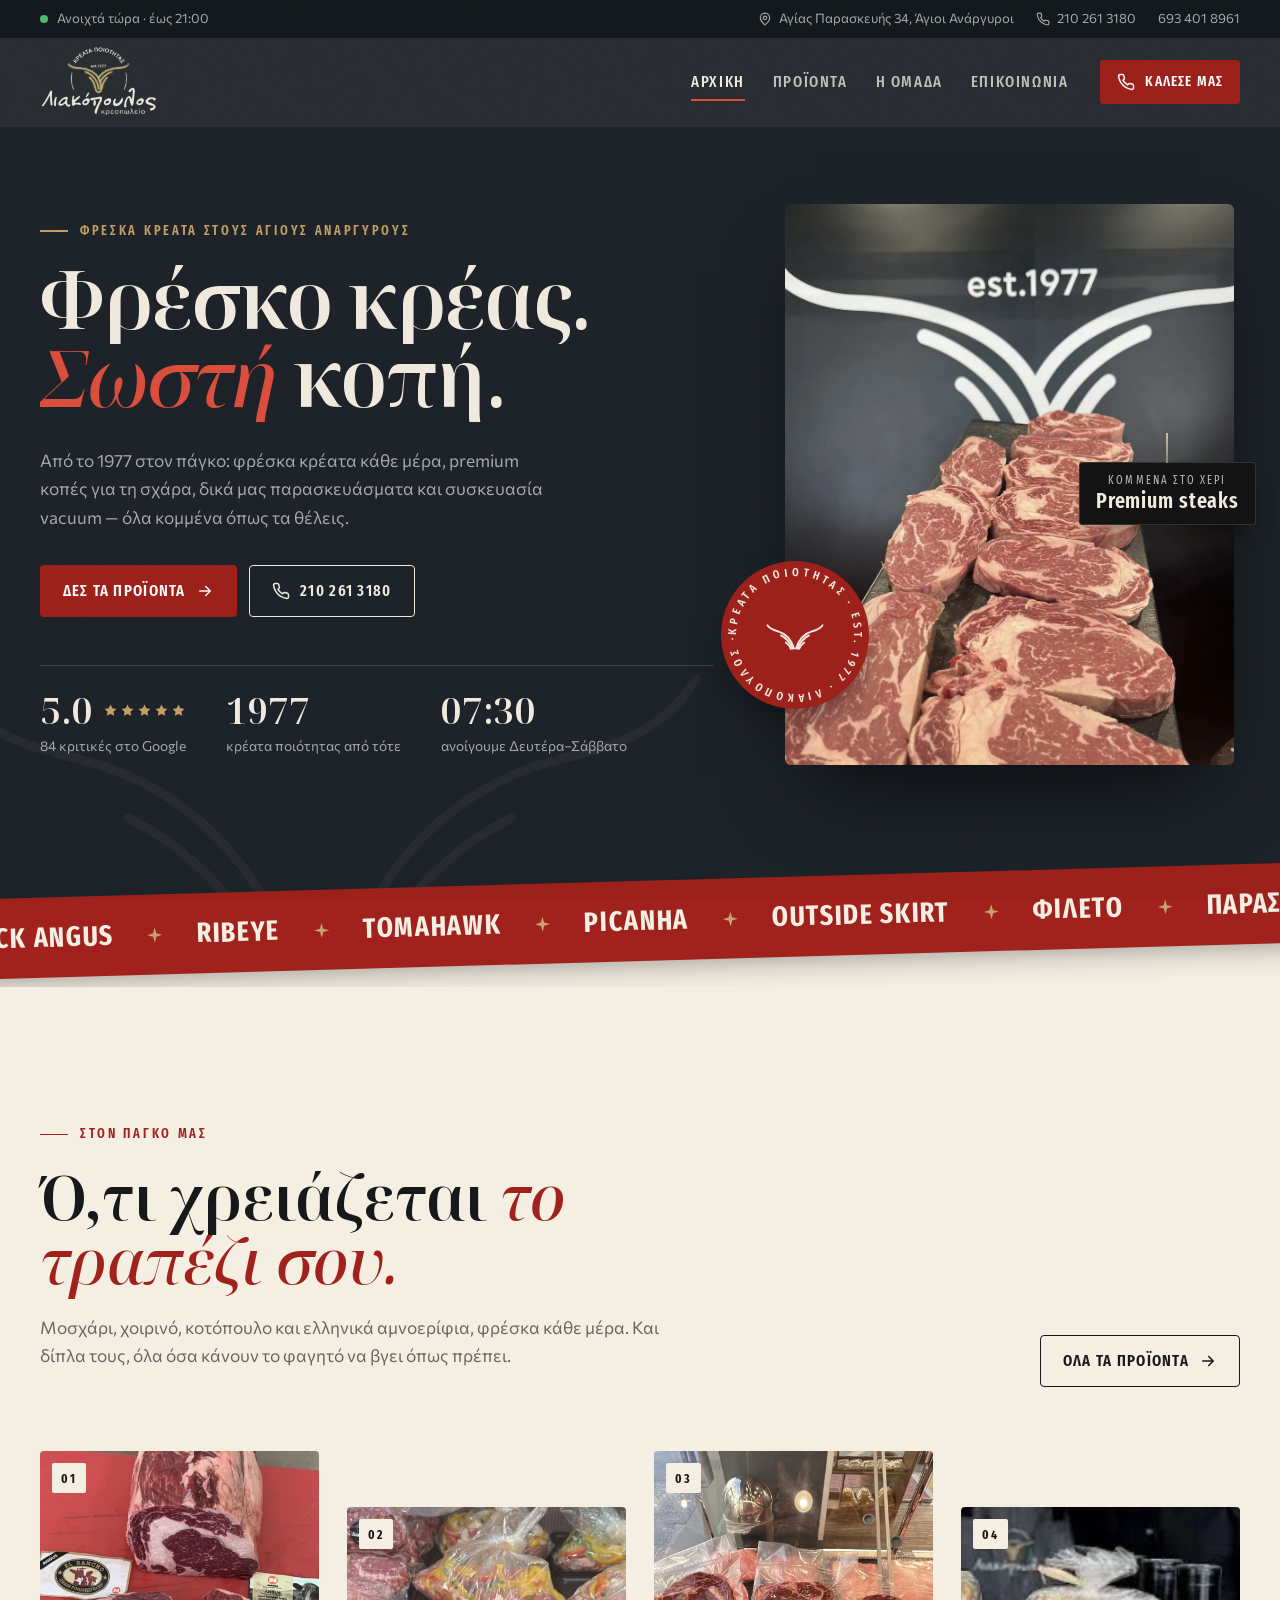
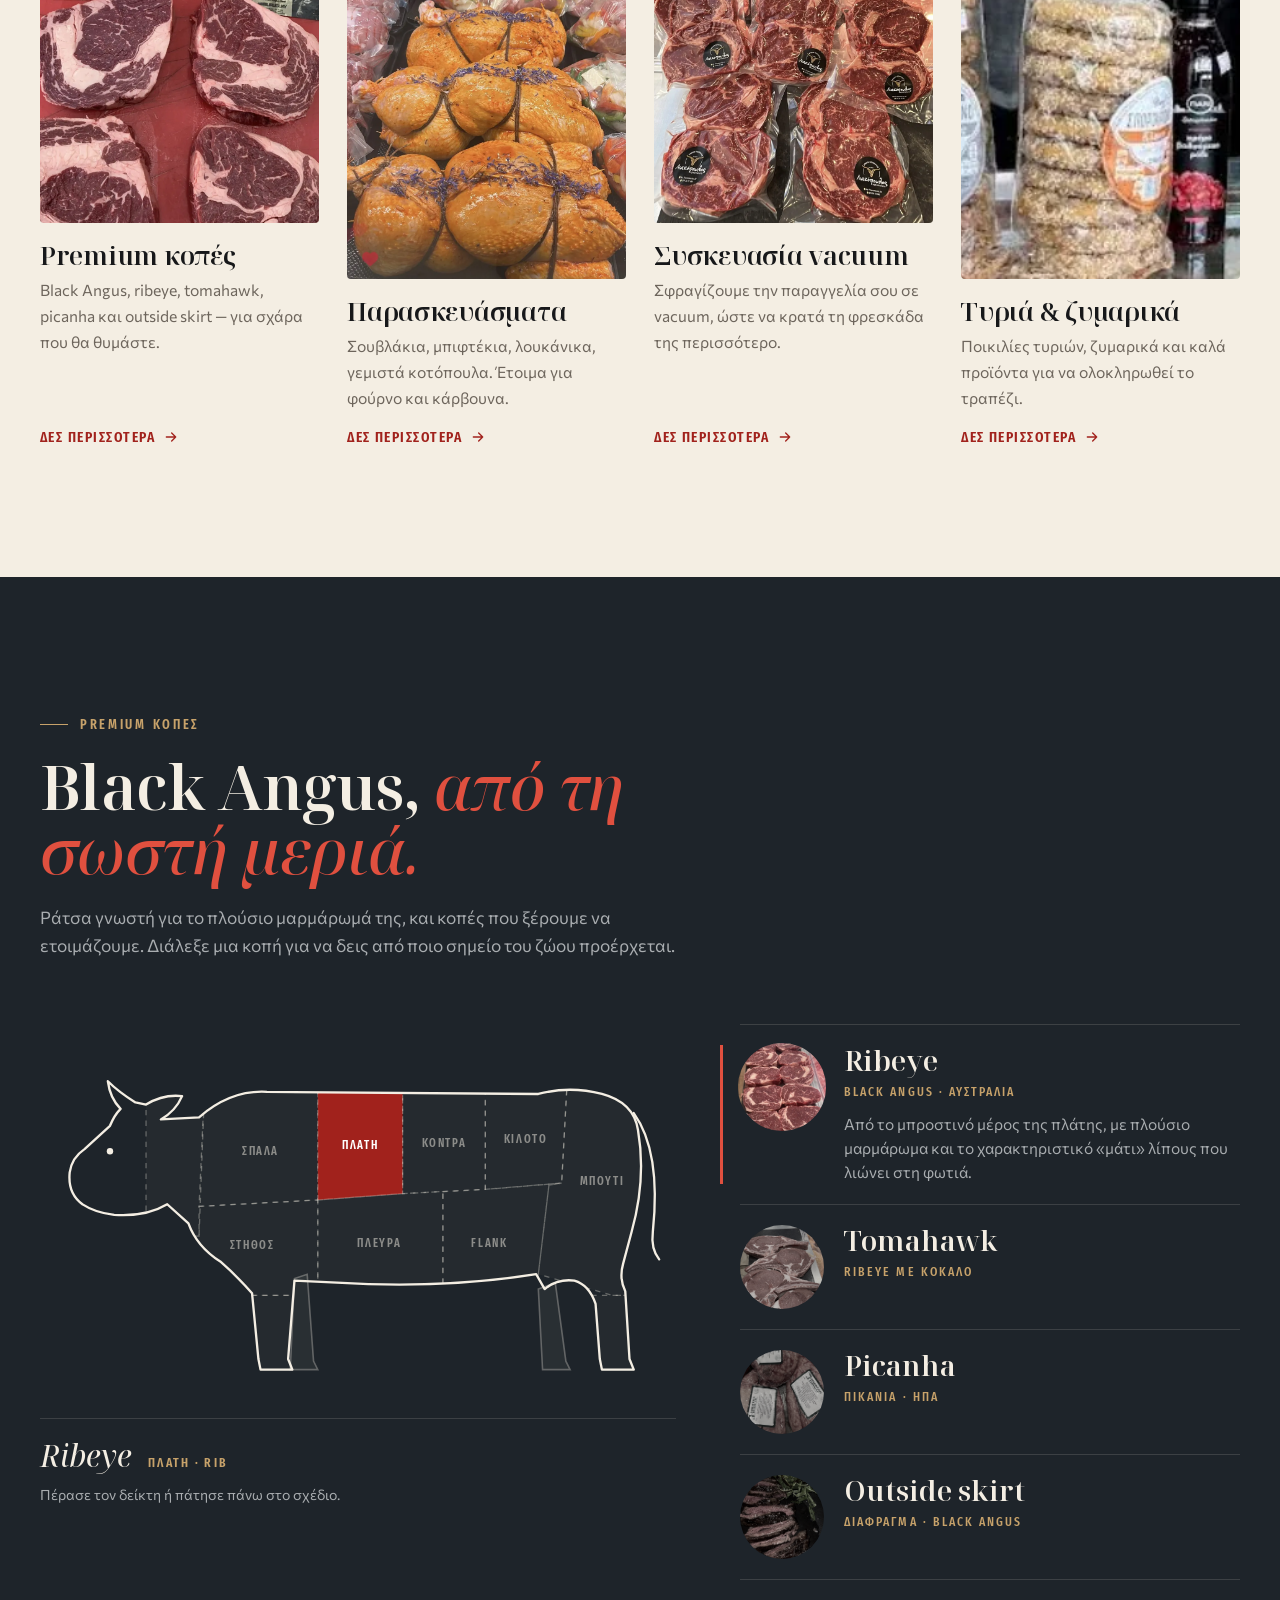
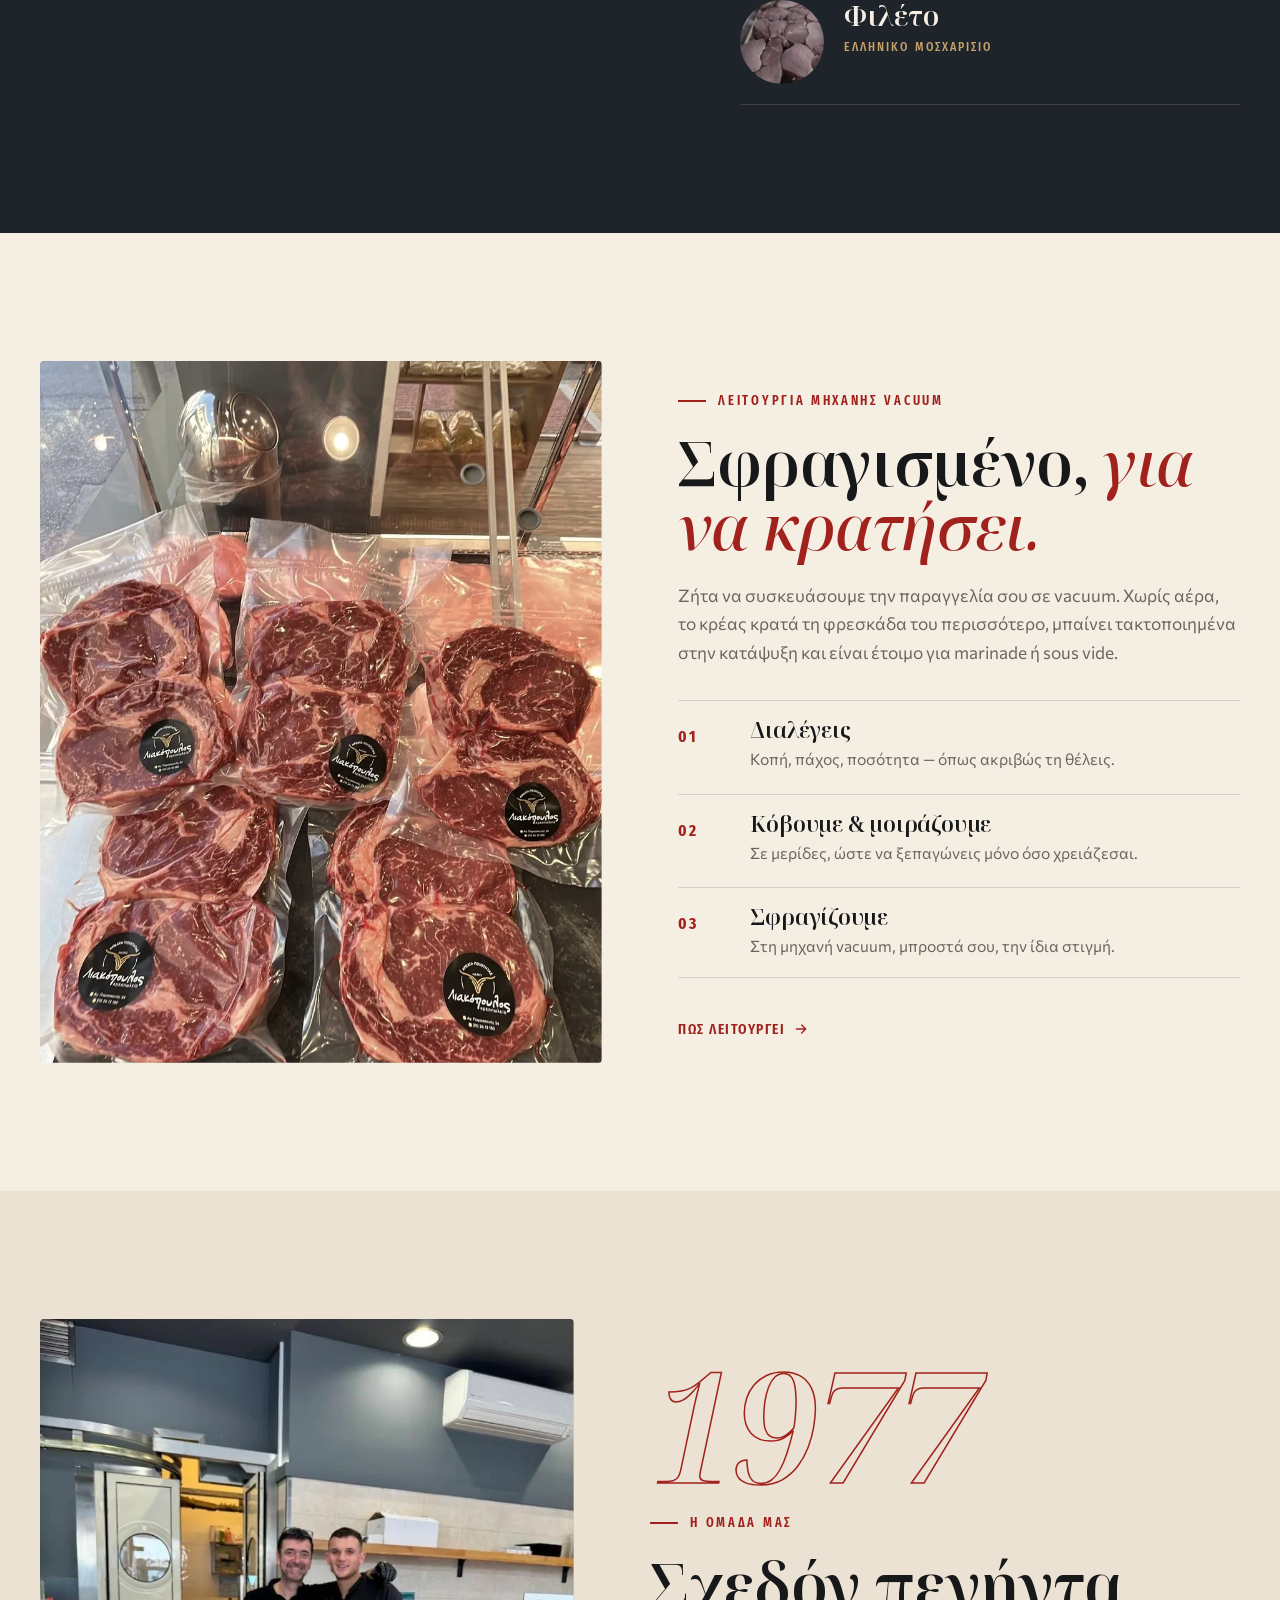
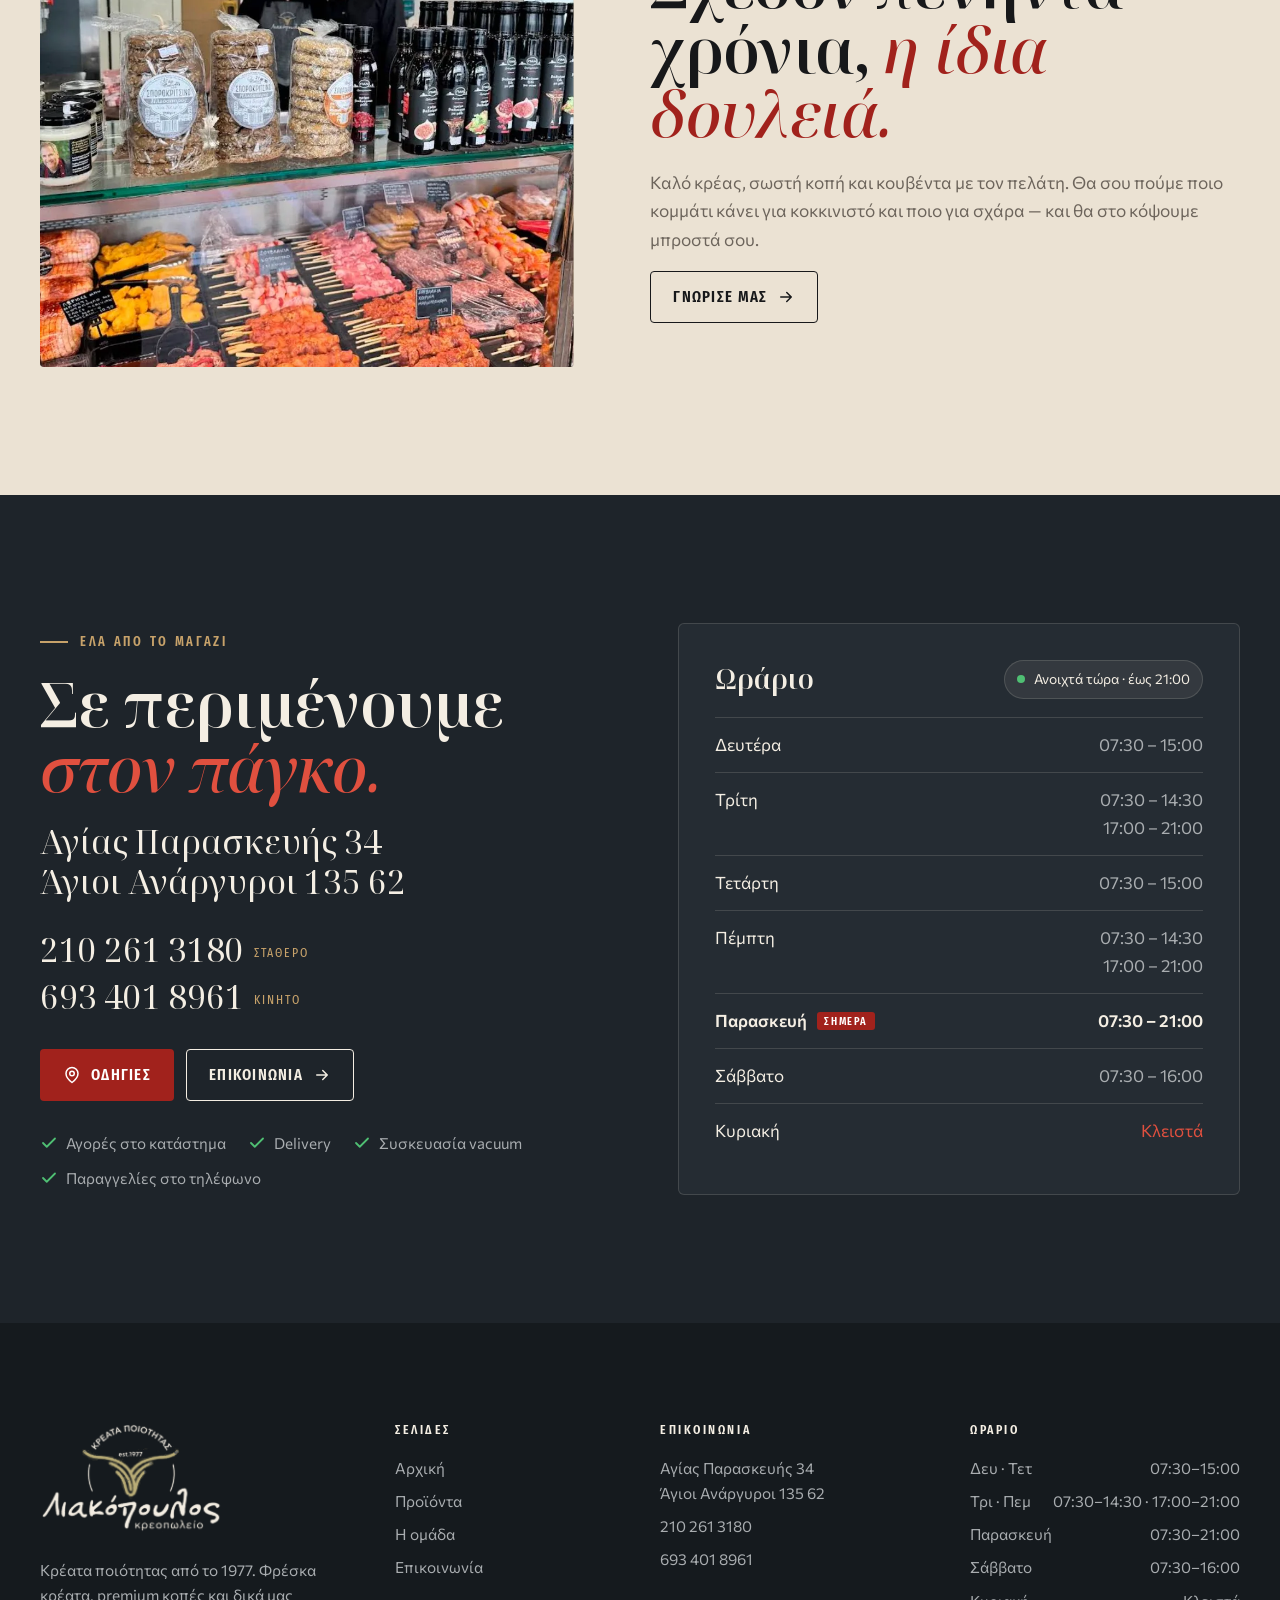
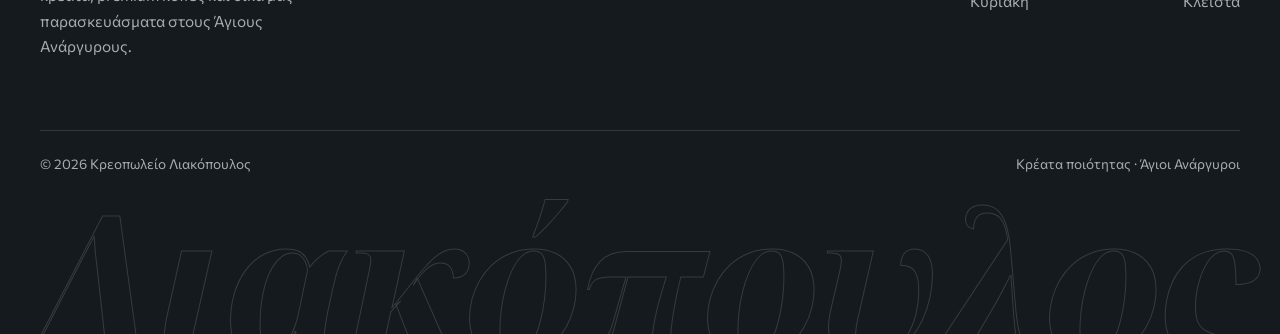
<file: index.html>
<!doctype html>
<html lang="el">
<head>
<meta charset="utf-8">
<meta name="viewport" content="width=device-width, initial-scale=1">
<title>Κρεοπωλείο Λιακόπουλος — Φρέσκα Κρέατα στους Άγιους Ανάργυρους</title>
<meta name="description" content="Κρεοπωλείο Λιακόπουλος στους Άγιους Ανάργυρους: φρέσκα κρέατα κάθε μέρα, premium κοπές Black Angus, ribeye, tomahawk, picanha, παρασκευάσματα, τυριά, ζυμαρικά και συσκευασία vacuum. Από το 1977.">
<meta name="theme-color" content="#1e242a">
<meta property="og:type" content="website">
<meta property="og:locale" content="el_GR">
<meta property="og:site_name" content="Κρεοπωλείο Λιακόπουλος">
<meta property="og:title" content="Κρεοπωλείο Λιακόπουλος — Φρέσκα Κρέατα στους Άγιους Ανάργυρους">
<meta property="og:description" content="Κρεοπωλείο Λιακόπουλος στους Άγιους Ανάργυρους: φρέσκα κρέατα κάθε μέρα, premium κοπές Black Angus, ribeye, tomahawk, picanha, παρασκευάσματα, τυριά, ζυμαρικά και συσκευασία vacuum. Από το 1977.">
<meta property="og:image" content="assets/img/og.jpg">
<link rel="icon" href="assets/img/favicon.svg" type="image/svg+xml">
<script>document.documentElement.classList.add('js')</script>
<link rel="preconnect" href="https://fonts.googleapis.com">
<link rel="preconnect" href="https://fonts.gstatic.com" crossorigin>
<link href="https://fonts.googleapis.com/css2?family=Commissioner:wght@400;500;600&amp;family=Fira+Sans+Extra+Condensed:wght@500;600;700&amp;family=Noto+Serif+Display:ital,wght@0,500;0,600;0,700;1,500;1,600;1,700&amp;display=swap" rel="stylesheet">
<link rel="stylesheet" href="assets/css/style.css">
<script type="application/ld+json">
{
  "@context": "https://schema.org",
  "@type": "ButcherShop",
  "name": "Κρεοπωλείο Λιακόπουλος",
  "slogan": "Κρέατα ποιότητας",
  "foundingDate": "1977",
  "image": "assets/img/og.jpg",
  "telephone": ["+302102613180", "+306934018961"],
  "address": {
    "@type": "PostalAddress",
    "streetAddress": "Αγίας Παρασκευής 34",
    "addressLocality": "Άγιοι Ανάργυροι",
    "postalCode": "135 62",
    "addressCountry": "GR"
  },
  "openingHoursSpecification": [
    {"@type": "OpeningHoursSpecification", "dayOfWeek": ["Monday", "Wednesday"], "opens": "07:30", "closes": "15:00"},
    {"@type": "OpeningHoursSpecification", "dayOfWeek": ["Tuesday", "Thursday"], "opens": "07:30", "closes": "14:30"},
    {"@type": "OpeningHoursSpecification", "dayOfWeek": ["Tuesday", "Thursday"], "opens": "17:00", "closes": "21:00"},
    {"@type": "OpeningHoursSpecification", "dayOfWeek": "Friday", "opens": "07:30", "closes": "21:00"},
    {"@type": "OpeningHoursSpecification", "dayOfWeek": "Saturday", "opens": "07:30", "closes": "16:00"}
  ],
  "aggregateRating": {"@type": "AggregateRating", "ratingValue": "5.0", "reviewCount": "84"}
}
</script>
</head>
<body>
<a class="skip" href="#main">Μετάβαση στο περιεχόμενο</a>

<div class="topbar">
  <div class="wrap">
    <span class="status " data-status><span class="status__dot"></span><span data-status-text>Δευ–Σάβ από 07:30</span></span>
    <div class="topbar__right">
      <a class="topbar__addr" href="https://www.google.com/maps/dir/?api=1&destination=%CE%9A%CF%81%CE%B5%CE%BF%CF%80%CF%89%CE%BB%CE%B5%CE%AF%CE%BF+%CE%9B%CE%B9%CE%B1%CE%BA%CF%8C%CF%80%CE%BF%CF%85%CE%BB%CE%BF%CF%82%2C+%CE%91%CE%B3%CE%AF%CE%B1%CF%82+%CE%A0%CE%B1%CF%81%CE%B1%CF%83%CE%BA%CE%B5%CF%85%CE%AE%CF%82+34%2C+%CE%86%CE%B3%CE%B9%CE%BF%CE%B9+%CE%91%CE%BD%CE%AC%CF%81%CE%B3%CF%85%CF%81%CE%BF%CE%B9+135+62" target="_blank" rel="noopener"><svg viewBox="0 0 24 24" fill="none" stroke="currentColor" stroke-width="2" stroke-linecap="round" stroke-linejoin="round" aria-hidden="true"><path d="M20 10c0 6-8 12-8 12S4 16 4 10a8 8 0 0 1 16 0z"/><circle cx="12" cy="10" r="3"/></svg>Αγίας Παρασκευής 34, Άγιοι Ανάργυροι</a>
      <a href="tel:+302102613180"><svg viewBox="0 0 24 24" fill="none" stroke="currentColor" stroke-width="2" stroke-linecap="round" stroke-linejoin="round" aria-hidden="true"><path d="M22 16.9v3a2 2 0 0 1-2.2 2 19.8 19.8 0 0 1-8.6-3.1 19.5 19.5 0 0 1-6-6A19.8 19.8 0 0 1 2.1 4.2 2 2 0 0 1 4.1 2h3a2 2 0 0 1 2 1.7c.1.9.4 1.8.7 2.7a2 2 0 0 1-.5 2.1L8 9.8a16 16 0 0 0 6 6l1.3-1.3a2 2 0 0 1 2.1-.4c.9.3 1.8.6 2.7.7a2 2 0 0 1 1.7 2z"/></svg>210 261 3180</a>
      <a class="hide-sm" href="tel:+306934018961">693 401 8961</a>
    </div>
  </div>
</div>
<header class="site-header">
  <div class="wrap">
    <a class="brand" href="index.html" aria-label="Κρεοπωλείο Λιακόπουλος — αρχική σελίδα">
      <img class="brand__logo" src="assets/img/logo-light.png" alt="Λιακόπουλος κρεοπωλείο — Κρέατα ποιότητας, est. 1977" width="380" height="232">
    </a>
    <nav class="nav" id="nav" aria-label="Κύριο μενού">
      <ul class="nav__links">
        <li><a href="index.html" aria-current="page">Αρχική</a></li>
        <li><a href="products.html">Προϊόντα</a></li>
        <li><a href="about.html">Η ομάδα</a></li>
        <li><a href="contact.html">Επικοινωνία</a></li>
      </ul>
      <a class="btn btn--blood btn--sm" href="tel:+302102613180"><svg viewBox="0 0 24 24" fill="none" stroke="currentColor" stroke-width="2" stroke-linecap="round" stroke-linejoin="round" aria-hidden="true"><path d="M22 16.9v3a2 2 0 0 1-2.2 2 19.8 19.8 0 0 1-8.6-3.1 19.5 19.5 0 0 1-6-6A19.8 19.8 0 0 1 2.1 4.2 2 2 0 0 1 4.1 2h3a2 2 0 0 1 2 1.7c.1.9.4 1.8.7 2.7a2 2 0 0 1-.5 2.1L8 9.8a16 16 0 0 0 6 6l1.3-1.3a2 2 0 0 1 2.1-.4c.9.3 1.8.6 2.7.7a2 2 0 0 1 1.7 2z"/></svg>Κάλεσέ μας</a>
    </nav>
    <button class="nav-toggle" type="button" aria-expanded="false" aria-controls="nav"><span></span><span></span><span class="sr">Μενού</span></button>
  </div>
</header>

<main id="main">

<section class="hero dark">
  <svg class="hero__watermark" viewBox="0 0 120 66" fill="none" stroke="currentColor" stroke-width="1.4" stroke-linecap="round" aria-hidden="true"><path d="M58 61C52 42 41 30 25 25.5C16 23 9 22 3 13"/><path d="M62 61C68 42 79 30 95 25.5C104 23 111 22 117 13"/><path d="M55 61.5C50 49 42 39.5 31 34"/><path d="M65 61.5C70 49 78 39.5 89 34"/><path d="M51.5 62C49 56 45.5 51.5 41 48.5"/><path d="M68.5 62C71 56 74.5 51.5 79 48.5"/></svg>
  <div class="wrap hero__grid">
    <div>
      <p class="eyebrow hero__fade" style="animation-delay:.05s">Φρέσκα κρέατα στους Άγιους Ανάργυρους</p>
      <h1 class="h1">
        <span class="line"><span style="--i:0">Φρέσκο κρέας.</span></span>
        <span class="line"><span style="--i:1"><em>Σωστή</em> κοπή.</span></span>
      </h1>
      <p class="lead hero__fade">Από το 1977 στον πάγκο: φρέσκα κρέατα κάθε μέρα, premium κοπές για τη σχάρα, δικά μας παρασκευάσματα και συσκευασία vacuum — όλα κομμένα όπως τα θέλεις.</p>
      <div class="btn-row hero__fade" style="animation-delay:.7s">
        <a class="btn btn--blood" href="products.html">Δες τα προϊόντα <svg class="i-arrow" viewBox="0 0 24 24" fill="none" stroke="currentColor" stroke-width="2" stroke-linecap="round" stroke-linejoin="round" aria-hidden="true"><path d="M5 12h14M13 6l6 6-6 6"/></svg></a>
        <a class="btn btn--line" href="tel:+302102613180"><svg viewBox="0 0 24 24" fill="none" stroke="currentColor" stroke-width="2" stroke-linecap="round" stroke-linejoin="round" aria-hidden="true"><path d="M22 16.9v3a2 2 0 0 1-2.2 2 19.8 19.8 0 0 1-8.6-3.1 19.5 19.5 0 0 1-6-6A19.8 19.8 0 0 1 2.1 4.2 2 2 0 0 1 4.1 2h3a2 2 0 0 1 2 1.7c.1.9.4 1.8.7 2.7a2 2 0 0 1-.5 2.1L8 9.8a16 16 0 0 0 6 6l1.3-1.3a2 2 0 0 1 2.1-.4c.9.3 1.8.6 2.7.7a2 2 0 0 1 1.7 2z"/></svg>210 261 3180</a>
      </div>
      <div class="stats hero__fade" style="animation-delay:.85s">
        <a class="stat" href="https://www.google.com/maps/search/?api=1&query=%CE%9A%CF%81%CE%B5%CE%BF%CF%80%CF%89%CE%BB%CE%B5%CE%AF%CE%BF+%CE%9B%CE%B9%CE%B1%CE%BA%CF%8C%CF%80%CE%BF%CF%85%CE%BB%CE%BF%CF%82%2C+%CE%91%CE%B3%CE%AF%CE%B1%CF%82+%CE%A0%CE%B1%CF%81%CE%B1%CF%83%CE%BA%CE%B5%CF%85%CE%AE%CF%82+34%2C+%CE%86%CE%B3%CE%B9%CE%BF%CE%B9+%CE%91%CE%BD%CE%AC%CF%81%CE%B3%CF%85%CF%81%CE%BF%CE%B9+135+62" target="_blank" rel="noopener">
          <span class="stat__num">5.0 <span class="stat__stars"><svg viewBox="0 0 24 24" fill="currentColor" aria-hidden="true"><path d="M12 2.5l2.9 6 6.6.9-4.8 4.6 1.2 6.5L12 17.4l-5.9 3.1 1.2-6.5L2.5 9.4l6.6-.9z"/></svg><svg viewBox="0 0 24 24" fill="currentColor" aria-hidden="true"><path d="M12 2.5l2.9 6 6.6.9-4.8 4.6 1.2 6.5L12 17.4l-5.9 3.1 1.2-6.5L2.5 9.4l6.6-.9z"/></svg><svg viewBox="0 0 24 24" fill="currentColor" aria-hidden="true"><path d="M12 2.5l2.9 6 6.6.9-4.8 4.6 1.2 6.5L12 17.4l-5.9 3.1 1.2-6.5L2.5 9.4l6.6-.9z"/></svg><svg viewBox="0 0 24 24" fill="currentColor" aria-hidden="true"><path d="M12 2.5l2.9 6 6.6.9-4.8 4.6 1.2 6.5L12 17.4l-5.9 3.1 1.2-6.5L2.5 9.4l6.6-.9z"/></svg><svg viewBox="0 0 24 24" fill="currentColor" aria-hidden="true"><path d="M12 2.5l2.9 6 6.6.9-4.8 4.6 1.2 6.5L12 17.4l-5.9 3.1 1.2-6.5L2.5 9.4l6.6-.9z"/></svg></span></span>
          <span class="stat__label">84 κριτικές στο Google</span>
        </a>
        <div class="stat"><span class="stat__num">1977</span><span class="stat__label">κρέατα ποιότητας από τότε</span></div>
        <div class="stat"><span class="stat__num">07:30</span><span class="stat__label">ανοίγουμε Δευτέρα–Σάββατο</span></div>
      </div>
    </div>

    <div class="hero__media">
      <div class="hero__photo"><img src="assets/img/hero.webp" alt="Μπριζόλες Black Angus μπροστά στον τοίχο με το λογότυπο est.1977" width="1000" height="1336" fetchpriority="high" decoding="async"></div>
      <div class="chalk" aria-hidden="true"><small>Κομμένα στο χέρι</small><strong>Premium steaks</strong></div>
      <div class="badge" aria-hidden="true">
        <svg class="badge__ring" viewBox="0 0 200 200"><defs><path id="ring" d="M100 100m-80 0a80 80 0 1 1 160 0a80 80 0 1 1-160 0"/></defs><text><textPath href="#ring" textLength="500" lengthAdjust="spacing">ΚΡΕΑΤΑ ΠΟΙΟΤΗΤΑΣ · EST. 1977 · ΛΙΑΚΟΠΟΥΛΟΣ · </textPath></text></svg>
        <svg class="badge__mark" viewBox="0 0 120 66" fill="none" stroke="currentColor" stroke-width="4" stroke-linecap="round" aria-hidden="true"><path d="M58 61C52 42 41 30 25 25.5C16 23 9 22 3 13"/><path d="M62 61C68 42 79 30 95 25.5C104 23 111 22 117 13"/><path d="M55 61.5C50 49 42 39.5 31 34"/><path d="M65 61.5C70 49 78 39.5 89 34"/><path d="M51.5 62C49 56 45.5 51.5 41 48.5"/><path d="M68.5 62C71 56 74.5 51.5 79 48.5"/></svg>
      </div>
    </div>
  </div>
</section>

<div class="ticker-wrap" aria-hidden="true">
  <div class="ticker">
    <div class="ticker__track">
      <div class="ticker__group"><span>Black Angus</span><svg viewBox="0 0 10 10" fill="currentColor" aria-hidden="true"><path d="M5 0l1.1 3.9L10 5 6.1 6.1 5 10 3.9 6.1 0 5l3.9-1.1z"/></svg><span>Ribeye</span><svg viewBox="0 0 10 10" fill="currentColor" aria-hidden="true"><path d="M5 0l1.1 3.9L10 5 6.1 6.1 5 10 3.9 6.1 0 5l3.9-1.1z"/></svg><span>Tomahawk</span><svg viewBox="0 0 10 10" fill="currentColor" aria-hidden="true"><path d="M5 0l1.1 3.9L10 5 6.1 6.1 5 10 3.9 6.1 0 5l3.9-1.1z"/></svg><span>Picanha</span><svg viewBox="0 0 10 10" fill="currentColor" aria-hidden="true"><path d="M5 0l1.1 3.9L10 5 6.1 6.1 5 10 3.9 6.1 0 5l3.9-1.1z"/></svg><span>Outside skirt</span><svg viewBox="0 0 10 10" fill="currentColor" aria-hidden="true"><path d="M5 0l1.1 3.9L10 5 6.1 6.1 5 10 3.9 6.1 0 5l3.9-1.1z"/></svg><span>Φιλέτο</span><svg viewBox="0 0 10 10" fill="currentColor" aria-hidden="true"><path d="M5 0l1.1 3.9L10 5 6.1 6.1 5 10 3.9 6.1 0 5l3.9-1.1z"/></svg><span>Παρασκευάσματα</span><svg viewBox="0 0 10 10" fill="currentColor" aria-hidden="true"><path d="M5 0l1.1 3.9L10 5 6.1 6.1 5 10 3.9 6.1 0 5l3.9-1.1z"/></svg><span>Vacuum</span><svg viewBox="0 0 10 10" fill="currentColor" aria-hidden="true"><path d="M5 0l1.1 3.9L10 5 6.1 6.1 5 10 3.9 6.1 0 5l3.9-1.1z"/></svg><span>Τυριά & ζυμαρικά</span><svg viewBox="0 0 10 10" fill="currentColor" aria-hidden="true"><path d="M5 0l1.1 3.9L10 5 6.1 6.1 5 10 3.9 6.1 0 5l3.9-1.1z"/></svg><span>Delivery</span><svg viewBox="0 0 10 10" fill="currentColor" aria-hidden="true"><path d="M5 0l1.1 3.9L10 5 6.1 6.1 5 10 3.9 6.1 0 5l3.9-1.1z"/></svg></div>
      <div class="ticker__group"><span>Black Angus</span><svg viewBox="0 0 10 10" fill="currentColor" aria-hidden="true"><path d="M5 0l1.1 3.9L10 5 6.1 6.1 5 10 3.9 6.1 0 5l3.9-1.1z"/></svg><span>Ribeye</span><svg viewBox="0 0 10 10" fill="currentColor" aria-hidden="true"><path d="M5 0l1.1 3.9L10 5 6.1 6.1 5 10 3.9 6.1 0 5l3.9-1.1z"/></svg><span>Tomahawk</span><svg viewBox="0 0 10 10" fill="currentColor" aria-hidden="true"><path d="M5 0l1.1 3.9L10 5 6.1 6.1 5 10 3.9 6.1 0 5l3.9-1.1z"/></svg><span>Picanha</span><svg viewBox="0 0 10 10" fill="currentColor" aria-hidden="true"><path d="M5 0l1.1 3.9L10 5 6.1 6.1 5 10 3.9 6.1 0 5l3.9-1.1z"/></svg><span>Outside skirt</span><svg viewBox="0 0 10 10" fill="currentColor" aria-hidden="true"><path d="M5 0l1.1 3.9L10 5 6.1 6.1 5 10 3.9 6.1 0 5l3.9-1.1z"/></svg><span>Φιλέτο</span><svg viewBox="0 0 10 10" fill="currentColor" aria-hidden="true"><path d="M5 0l1.1 3.9L10 5 6.1 6.1 5 10 3.9 6.1 0 5l3.9-1.1z"/></svg><span>Παρασκευάσματα</span><svg viewBox="0 0 10 10" fill="currentColor" aria-hidden="true"><path d="M5 0l1.1 3.9L10 5 6.1 6.1 5 10 3.9 6.1 0 5l3.9-1.1z"/></svg><span>Vacuum</span><svg viewBox="0 0 10 10" fill="currentColor" aria-hidden="true"><path d="M5 0l1.1 3.9L10 5 6.1 6.1 5 10 3.9 6.1 0 5l3.9-1.1z"/></svg><span>Τυριά & ζυμαρικά</span><svg viewBox="0 0 10 10" fill="currentColor" aria-hidden="true"><path d="M5 0l1.1 3.9L10 5 6.1 6.1 5 10 3.9 6.1 0 5l3.9-1.1z"/></svg><span>Delivery</span><svg viewBox="0 0 10 10" fill="currentColor" aria-hidden="true"><path d="M5 0l1.1 3.9L10 5 6.1 6.1 5 10 3.9 6.1 0 5l3.9-1.1z"/></svg></div>
    </div>
  </div>
</div>

<section class="section" id="pagkos">
  <div class="wrap">
    <div class="section-head section-head--split">
      <div data-reveal>
        <p class="eyebrow">Στον πάγκο μας</p>
        <h2 class="h2">Ό,τι χρειάζεται <em>το τραπέζι σου.</em></h2>
        <p class="lead">Μοσχάρι, χοιρινό, κοτόπουλο και ελληνικά αμνοερίφια, φρέσκα κάθε μέρα. Και δίπλα τους, όλα όσα κάνουν το φαγητό να βγει όπως πρέπει.</p>
      </div>
      <a class="btn btn--line" href="products.html" data-reveal>Όλα τα προϊόντα <svg class="i-arrow" viewBox="0 0 24 24" fill="none" stroke="currentColor" stroke-width="2" stroke-linecap="round" stroke-linejoin="round" aria-hidden="true"><path d="M5 12h14M13 6l6 6-6 6"/></svg></a>
    </div>
    <div class="cats">
      <a class="cat" href="products.html#premium" data-reveal style="--d:0.00s">
        <div class="cat__img"><span class="cat__num">01</span><img src="assets/img/ribeye-red.webp" alt="Ribeye Black Angus σε κόκκινο πάγκο" width="1000" height="1754" loading="lazy" decoding="async"></div>
        <h3>Premium κοπές</h3>
        <p>Black Angus, ribeye, tomahawk, picanha και outside skirt — για σχάρα που θα θυμάστε.</p>
        <span class="link-arrow">Δες περισσότερα <svg class="i-arrow" viewBox="0 0 24 24" fill="none" stroke="currentColor" stroke-width="2" stroke-linecap="round" stroke-linejoin="round" aria-hidden="true"><path d="M5 12h14M13 6l6 6-6 6"/></svg></span>
      </a>
      <a class="cat" href="products.html#paraskevasmata" data-reveal style="--d:0.08s">
        <div class="cat__img"><span class="cat__num">02</span><img src="assets/img/gemista.webp" alt="Γεμιστά κοτόπουλα στη βιτρίνα" width="900" height="1529" loading="lazy" decoding="async"></div>
        <h3>Παρασκευάσματα</h3>
        <p>Σουβλάκια, μπιφτέκια, λουκάνικα, γεμιστά κοτόπουλα. Έτοιμα για φούρνο και κάρβουνα.</p>
        <span class="link-arrow">Δες περισσότερα <svg class="i-arrow" viewBox="0 0 24 24" fill="none" stroke="currentColor" stroke-width="2" stroke-linecap="round" stroke-linejoin="round" aria-hidden="true"><path d="M5 12h14M13 6l6 6-6 6"/></svg></span>
      </a>
      <a class="cat" href="products.html#vacuum" data-reveal style="--d:0.16s">
        <div class="cat__img"><span class="cat__num">03</span><img src="assets/img/vacuum.webp" alt="Μπριζόλες συσκευασμένες σε vacuum" width="900" height="1595" loading="lazy" decoding="async"></div>
        <h3>Συσκευασία vacuum</h3>
        <p>Σφραγίζουμε την παραγγελία σου σε vacuum, ώστε να κρατά τη φρεσκάδα της περισσότερο.</p>
        <span class="link-arrow">Δες περισσότερα <svg class="i-arrow" viewBox="0 0 24 24" fill="none" stroke="currentColor" stroke-width="2" stroke-linecap="round" stroke-linejoin="round" aria-hidden="true"><path d="M5 12h14M13 6l6 6-6 6"/></svg></span>
      </a>
      <a class="cat" href="products.html#pantopoleio" data-reveal style="--d:0.24s">
        <div class="cat__img"><span class="cat__num">04</span><img src="assets/img/pantopoleio.webp" alt="Παξιμάδια και κρέμες βαλσάμικου στον πάγκο" width="917" height="280" loading="lazy" decoding="async"></div>
        <h3>Τυριά & ζυμαρικά</h3>
        <p>Ποικιλίες τυριών, ζυμαρικά και καλά προϊόντα για να ολοκληρωθεί το τραπέζι.</p>
        <span class="link-arrow">Δες περισσότερα <svg class="i-arrow" viewBox="0 0 24 24" fill="none" stroke="currentColor" stroke-width="2" stroke-linecap="round" stroke-linejoin="round" aria-hidden="true"><path d="M5 12h14M13 6l6 6-6 6"/></svg></span>
      </a>
    </div>
  </div>
</section>

<section class="section dark" id="kopes" data-cuts>
  <div class="wrap">
    <div class="section-head" data-reveal>
      <p class="eyebrow">Premium κοπές</p>
      <h2 class="h2">Black Angus, <em>από τη σωστή μεριά.</em></h2>
      <p class="lead">Ράτσα γνωστή για το πλούσιο μαρμάρωμά της, και κοπές που ξέρουμε να ετοιμάζουμε. Διάλεξε μια κοπή για να δεις από ποιο σημείο του ζώου προέρχεται.</p>
    </div>
    <div class="cuts">
      <div class="cuts__chart">
        <div class="chart">
  <svg viewBox="0 0 600 340" role="img" aria-labelledby="chart-title">
    <title id="chart-title">Σχέδιο με τις κοπές του μοσχαριού</title>
    <defs><clipPath id="cow-body"><path d="M40 170 Q26 160 28 140 Q30 126 42 118 L66 96 Q70 86 76 80 Q66 70 64 54 Q74 64 90 74 L100 76 Q116 66 134 68 Q128 82 114 90 L150 88 Q180 62 214 64 L470 66 Q500 58 530 66 Q560 74 564 100 Q572 146 558 196 L550 226 Q546 240 552 252 L556 316 L560 326 L530 326 L528 316 L524 264 Q518 246 504 242 Q488 240 476 250 L468 236 Q380 250 280 244 L240 242 L234 316 L238 326 L208 326 L206 316 L200 254 Q186 238 170 224 Q148 210 140 188 L120 170 Q100 182 70 180 Q52 178 40 170 Z"/></clipPath></defs>
    <path class="leg-far" d="M252 236 L258 318 L262 326 L236 326 L240 240Z"/>
    <path class="leg-far" d="M486 244 L496 318 L500 326 L474 326 L470 250Z"/>
    <g clip-path="url(#cow-body)">
      <path class="z" data-zone="neck" d="M100 40 L156 40 L150 200 L100 200Z"/>
      <path class="z" data-zone="chuck" d="M156 40 L262 40 L262 166 L150 172 Z"/>
      <path class="z" data-zone="rib" data-hot d="M262 40 L342 40 L342 160 L262 166Z"/>
      <path class="z" data-zone="loin" data-hot d="M342 40 L420 40 L420 156 L342 160Z"/>
      <path class="z" data-zone="rump" data-hot d="M420 40 L498 40 L492 150 L420 156Z"/>
      <path class="z" data-zone="round" d="M498 40 L600 40 L600 256 L540 256 L470 236 L480 152 L492 150Z"/>
      <path class="z" data-zone="brisket" d="M150 172 L262 166 L262 256 L120 256 L100 200 L150 200Z"/>
      <path class="z" data-zone="plate" data-hot d="M262 166 L342 160 L380 158 L380 256 L262 256Z"/>
      <path class="z" data-zone="flank" d="M380 158 L420 156 L492 150 L480 152 L470 236 L470 256 L380 256Z"/>
      <path class="z" data-zone="shank" d="M120 256 L600 256 L600 340 L120 340Z"/>
    </g>
    <path class="out" pathLength="1" d="M40 170 Q26 160 28 140 Q30 126 42 118 L66 96 Q70 86 76 80 Q66 70 64 54 Q74 64 90 74 L100 76 Q116 66 134 68 Q128 82 114 90 L150 88 Q180 62 214 64 L470 66 Q500 58 530 66 Q560 74 564 100 Q572 146 558 196 L550 226 Q546 240 552 252 L556 316 L560 326 L530 326 L528 316 L524 264 Q518 246 504 242 Q488 240 476 250 L468 236 Q380 250 280 244 L240 242 L234 316 L238 326 L208 326 L206 316 L200 254 Q186 238 170 224 Q148 210 140 188 L120 170 Q100 182 70 180 Q52 178 40 170 Z"/>
    <path class="out" pathLength="1" d="M560 84 Q586 120 578 196 Q576 212 584 222"/>
    <circle class="eye" cx="66" cy="120" r="3"/>
    <text class="lbl" data-zone="chuck" x="208" y="124">ΣΠΑΛΑ</text>
    <text class="lbl" data-zone="rib" x="302" y="118">ΠΛΑΤΗ</text>
    <text class="lbl" data-zone="loin" x="381" y="116">ΚΟΝΤΡΑ</text>
    <text class="lbl" data-zone="rump" x="458" y="112">ΚΙΛΟΤΟ</text>
    <text class="lbl" data-zone="round" x="530" y="152">ΜΠΟΥΤΙ</text>
    <text class="lbl" data-zone="brisket" x="200" y="212">ΣΤΗΘΟΣ</text>
    <text class="lbl" data-zone="plate" x="320" y="210">ΠΛΕΥΡΑ</text>
    <text class="lbl" data-zone="flank" x="424" y="210">FLANK</text>
  </svg>
        </div>
        <div class="chart__cap" aria-live="polite">
          <span class="chart__cap-name" data-cap-name>Ribeye</span>
          <span class="chart__cap-zone" data-cap-zone>Πλάτη · Rib</span>
        </div>
        <p class="chart__hint">Πέρασε τον δείκτη ή πάτησε πάνω στο σχέδιο.</p>
      </div>
      <ul class="cutlist">
      <li><button class="cut is-active" type="button" aria-pressed="true" data-zone="rib" data-zone-label="Πλάτη · Rib" data-name="Ribeye">
        <img class="cut__img" src="assets/img/ribeye.webp" alt="" width="168" height="168" loading="lazy" decoding="async">
        <span>
          <span class="cut__name">Ribeye</span>
          <span class="cut__meta">Black Angus · Αυστραλία</span>
          <span class="cut__more"><span><span class="cut__desc">Από το μπροστινό μέρος της πλάτης, με πλούσιο μαρμάρωμα και το χαρακτηριστικό «μάτι» λίπους που λιώνει στη φωτιά.</span></span></span>
        </span>
      </button></li>
      <li><button class="cut" type="button" aria-pressed="false" data-zone="rib" data-zone-label="Πλάτη · Rib" data-name="Tomahawk">
        <img class="cut__img" src="assets/img/tomahawk.webp" alt="" width="168" height="168" loading="lazy" decoding="async">
        <span>
          <span class="cut__name">Tomahawk</span>
          <span class="cut__meta">Ribeye με κόκαλο</span>
          <span class="cut__more"><span><span class="cut__desc">Το ribeye με ολόκληρο το κόκαλο της πλευράς. Εντυπωσιακό στο πιάτο, ζουμερό στη μπουκιά — φτιαγμένο για παρέα.</span></span></span>
        </span>
      </button></li>
      <li><button class="cut" type="button" aria-pressed="false" data-zone="rump" data-zone-label="Κιλότο · Rump cap" data-name="Picanha">
        <img class="cut__img" src="assets/img/picanha.webp" alt="" width="168" height="168" loading="lazy" decoding="async">
        <span>
          <span class="cut__name">Picanha</span>
          <span class="cut__meta">Πικάνια · ΗΠΑ</span>
          <span class="cut__more"><span><span class="cut__desc">Η «κάπα» του κιλότου με το παχύ στρώμα λίπους. Η αγαπημένη κοπή της Βραζιλίας, για σχάρα και σούβλα.</span></span></span>
        </span>
      </button></li>
      <li><button class="cut" type="button" aria-pressed="false" data-zone="plate" data-zone-label="Πλευρά · Plate" data-name="Outside skirt">
        <img class="cut__img" src="assets/img/skirt.webp" alt="" width="168" height="168" loading="lazy" decoding="async">
        <span>
          <span class="cut__name">Outside skirt</span>
          <span class="cut__meta">Διάφραγμα · Black Angus</span>
          <span class="cut__more"><span><span class="cut__desc">Μακρόστενη, λεπτή κοπή με έντονη, βαθιά γεύση. Θέλει δυνατή φωτιά και λίγα λεπτά — και κόψιμο κόντρα στις ίνες.</span></span></span>
        </span>
      </button></li>
      <li><button class="cut" type="button" aria-pressed="false" data-zone="loin" data-zone-label="Κόντρα · Loin" data-name="Φιλέτο">
        <img class="cut__img" src="assets/img/fileto.webp" alt="" width="168" height="168" loading="lazy" decoding="async">
        <span>
          <span class="cut__name">Φιλέτο</span>
          <span class="cut__meta">Ελληνικό μοσχαρίσιο</span>
          <span class="cut__more"><span><span class="cut__desc">Το πιο τρυφερό κομμάτι του ζώου. Λιτό και κομψό, για τις ξεχωριστές βραδιές.</span></span></span>
        </span>
      </button></li>
      </ul>
    </div>
  </div>
</section>

<section class="section" id="vacuum">
  <div class="wrap split">
    <div class="split__media media-pin" data-reveal="img">
      <div class="frame frame--45"><img src="assets/img/vacuum.webp" alt="Μπριζόλες σε συσκευασία vacuum με το σήμα του καταστήματος" width="900" height="1595" loading="lazy" decoding="async"></div>
    </div>
    <div class="split__text" data-reveal>
      <p class="eyebrow">Λειτουργία μηχανής vacuum</p>
      <h2 class="h2">Σφραγισμένο, <em>για να κρατήσει.</em></h2>
      <p class="lead">Ζήτα να συσκευάσουμε την παραγγελία σου σε vacuum. Χωρίς αέρα, το κρέας κρατά τη φρεσκάδα του περισσότερο, μπαίνει τακτοποιημένα στην κατάψυξη και είναι έτοιμο για marinade ή sous vide.</p>
      <ol class="steps">
        <li><div><h3>Διαλέγεις</h3><p>Κοπή, πάχος, ποσότητα — όπως ακριβώς τη θέλεις.</p></div></li>
        <li><div><h3>Κόβουμε & μοιράζουμε</h3><p>Σε μερίδες, ώστε να ξεπαγώνεις μόνο όσο χρειάζεσαι.</p></div></li>
        <li><div><h3>Σφραγίζουμε</h3><p>Στη μηχανή vacuum, μπροστά σου, την ίδια στιγμή.</p></div></li>
      </ol>
      <a class="link-arrow" href="products.html#vacuum">Πώς λειτουργεί <svg class="i-arrow" viewBox="0 0 24 24" fill="none" stroke="currentColor" stroke-width="2" stroke-linecap="round" stroke-linejoin="round" aria-hidden="true"><path d="M5 12h14M13 6l6 6-6 6"/></svg></a>
    </div>
  </div>
</section>

<section class="section paper-2" id="omada">
  <div class="wrap teaser">
    <div class="frame" data-reveal="img"><img src="assets/img/team.webp" alt="Η ομάδα του Κρεοπωλείου Λιακόπουλος πίσω από τον πάγκο" width="977" height="1187" loading="lazy" decoding="async"></div>
    <div data-reveal>
      <div class="year-big" aria-hidden="true">1977</div>
      <p class="eyebrow">Η ομάδα μας</p>
      <h2 class="h2">Σχεδόν πενήντα χρόνια, <em>η ίδια δουλειά.</em></h2>
      <p class="lead">Καλό κρέας, σωστή κοπή και κουβέντα με τον πελάτη. Θα σου πούμε ποιο κομμάτι κάνει για κοκκινιστό και ποιο για σχάρα — και θα στο κόψουμε μπροστά σου.</p>
      <a class="btn btn--line" href="about.html">Γνώρισέ μας <svg class="i-arrow" viewBox="0 0 24 24" fill="none" stroke="currentColor" stroke-width="2" stroke-linecap="round" stroke-linejoin="round" aria-hidden="true"><path d="M5 12h14M13 6l6 6-6 6"/></svg></a>
    </div>
  </div>
</section>

<section class="section dark" id="episkepsi">
  <div class="wrap visit">
    <div data-reveal>
      <p class="eyebrow">Έλα από το μαγαζί</p>
      <h2 class="h2">Σε περιμένουμε <em>στον πάγκο.</em></h2>
      <p class="visit__addr">Αγίας Παρασκευής 34<br>Άγιοι Ανάργυροι 135 62</p>
      <div class="phones">
  <a href="tel:+302102613180">210 261 3180<small>σταθερό</small></a>
  <a href="tel:+306934018961">693 401 8961<small>κινητό</small></a>
</div>
      <div class="btn-row">
        <a class="btn btn--blood" href="https://www.google.com/maps/dir/?api=1&destination=%CE%9A%CF%81%CE%B5%CE%BF%CF%80%CF%89%CE%BB%CE%B5%CE%AF%CE%BF+%CE%9B%CE%B9%CE%B1%CE%BA%CF%8C%CF%80%CE%BF%CF%85%CE%BB%CE%BF%CF%82%2C+%CE%91%CE%B3%CE%AF%CE%B1%CF%82+%CE%A0%CE%B1%CF%81%CE%B1%CF%83%CE%BA%CE%B5%CF%85%CE%AE%CF%82+34%2C+%CE%86%CE%B3%CE%B9%CE%BF%CE%B9+%CE%91%CE%BD%CE%AC%CF%81%CE%B3%CF%85%CF%81%CE%BF%CE%B9+135+62" target="_blank" rel="noopener"><svg viewBox="0 0 24 24" fill="none" stroke="currentColor" stroke-width="2" stroke-linecap="round" stroke-linejoin="round" aria-hidden="true"><path d="M20 10c0 6-8 12-8 12S4 16 4 10a8 8 0 0 1 16 0z"/><circle cx="12" cy="10" r="3"/></svg>Οδηγίες</a>
        <a class="btn btn--line" href="contact.html">Επικοινωνία <svg class="i-arrow" viewBox="0 0 24 24" fill="none" stroke="currentColor" stroke-width="2" stroke-linecap="round" stroke-linejoin="round" aria-hidden="true"><path d="M5 12h14M13 6l6 6-6 6"/></svg></a>
      </div>
      <div class="services "><span><svg viewBox="0 0 24 24" fill="none" stroke="currentColor" stroke-width="2.4" stroke-linecap="round" stroke-linejoin="round" aria-hidden="true"><path d="M20 6 9 17l-5-5"/></svg>Αγορές στο κατάστημα</span><span><svg viewBox="0 0 24 24" fill="none" stroke="currentColor" stroke-width="2.4" stroke-linecap="round" stroke-linejoin="round" aria-hidden="true"><path d="M20 6 9 17l-5-5"/></svg>Delivery</span><span><svg viewBox="0 0 24 24" fill="none" stroke="currentColor" stroke-width="2.4" stroke-linecap="round" stroke-linejoin="round" aria-hidden="true"><path d="M20 6 9 17l-5-5"/></svg>Συσκευασία vacuum</span><span><svg viewBox="0 0 24 24" fill="none" stroke="currentColor" stroke-width="2.4" stroke-linecap="round" stroke-linejoin="round" aria-hidden="true"><path d="M20 6 9 17l-5-5"/></svg>Παραγγελίες στο τηλέφωνο</span></div>
    </div>
    <div data-reveal style="--d:.1s">
      <div class="hours-card">
  <div class="hours-card__head">
    <h3>Ωράριο</h3>
    <span class="status-pill"><span class="status " data-status><span class="status__dot"></span><span data-status-text>Δευ–Σάβ από 07:30</span></span></span>
  </div>
  <table class="hours"><caption class="sr">Ωράριο λειτουργίας</caption><tbody>
<tr data-day="1"><th scope="row">Δευτέρα</th><td><span>07:30 – 15:00</span></td></tr>
<tr data-day="2"><th scope="row">Τρίτη</th><td><span>07:30 – 14:30</span><span>17:00 – 21:00</span></td></tr>
<tr data-day="3"><th scope="row">Τετάρτη</th><td><span>07:30 – 15:00</span></td></tr>
<tr data-day="4"><th scope="row">Πέμπτη</th><td><span>07:30 – 14:30</span><span>17:00 – 21:00</span></td></tr>
<tr data-day="5"><th scope="row">Παρασκευή</th><td><span>07:30 – 21:00</span></td></tr>
<tr data-day="6"><th scope="row">Σάββατο</th><td><span>07:30 – 16:00</span></td></tr>
<tr data-day="0" class="closed"><th scope="row">Κυριακή</th><td>Κλειστά</td></tr>
</tbody></table>
</div>
    </div>
  </div>
</section>

</main>

<footer class="footer">
  <div class="wrap">
    <div class="footer__grid">
      <div>
        <a class="brand" href="index.html" aria-label="Κρεοπωλείο Λιακόπουλος">
          <img class="brand__logo" src="assets/img/logo-light.png" alt="Λιακόπουλος κρεοπωλείο — Κρέατα ποιότητας, est. 1977" width="380" height="232" loading="lazy">
        </a>
        <p class="footer__tag">Κρέατα ποιότητας από το 1977. Φρέσκα κρέατα, premium κοπές και δικά μας παρασκευάσματα στους Άγιους Ανάργυρους.</p>
      </div>
      <div>
        <h4>Σελίδες</h4>
        <ul>
          <li><a href="index.html">Αρχική</a></li><li><a href="products.html">Προϊόντα</a></li><li><a href="about.html">Η ομάδα</a></li><li><a href="contact.html">Επικοινωνία</a></li>
        </ul>
      </div>
      <div>
        <h4>Επικοινωνία</h4>
        <ul>
          <li><a href="https://www.google.com/maps/dir/?api=1&destination=%CE%9A%CF%81%CE%B5%CE%BF%CF%80%CF%89%CE%BB%CE%B5%CE%AF%CE%BF+%CE%9B%CE%B9%CE%B1%CE%BA%CF%8C%CF%80%CE%BF%CF%85%CE%BB%CE%BF%CF%82%2C+%CE%91%CE%B3%CE%AF%CE%B1%CF%82+%CE%A0%CE%B1%CF%81%CE%B1%CF%83%CE%BA%CE%B5%CF%85%CE%AE%CF%82+34%2C+%CE%86%CE%B3%CE%B9%CE%BF%CE%B9+%CE%91%CE%BD%CE%AC%CF%81%CE%B3%CF%85%CF%81%CE%BF%CE%B9+135+62" target="_blank" rel="noopener">Αγίας Παρασκευής 34<br>Άγιοι Ανάργυροι 135 62</a></li>
          <li><a href="tel:+302102613180">210 261 3180</a></li>
          <li><a href="tel:+306934018961">693 401 8961</a></li>
        </ul>
      </div>
      <div>
        <h4>Ωράριο</h4>
        <ul class="footer__hours">
          <li><span>Δευ · Τετ</span><span>07:30–15:00</span></li>
          <li><span>Τρι · Πεμ</span><span>07:30–14:30 · 17:00–21:00</span></li>
          <li><span>Παρασκευή</span><span>07:30–21:00</span></li>
          <li><span>Σάββατο</span><span>07:30–16:00</span></li>
          <li><span>Κυριακή</span><span>Κλειστά</span></li>
        </ul>
      </div>
    </div>
    <div class="footer__bottom">
      <span>© <span data-year>2026</span> Κρεοπωλείο Λιακόπουλος</span>
      <span>Κρέατα ποιότητας · Άγιοι Ανάργυροι</span>
    </div>
  </div>
  <div class="footer__giant" aria-hidden="true">Λιακόπουλος</div>
</footer>
<script src="assets/js/main.js" defer></script>
</body>
</html>
</file>
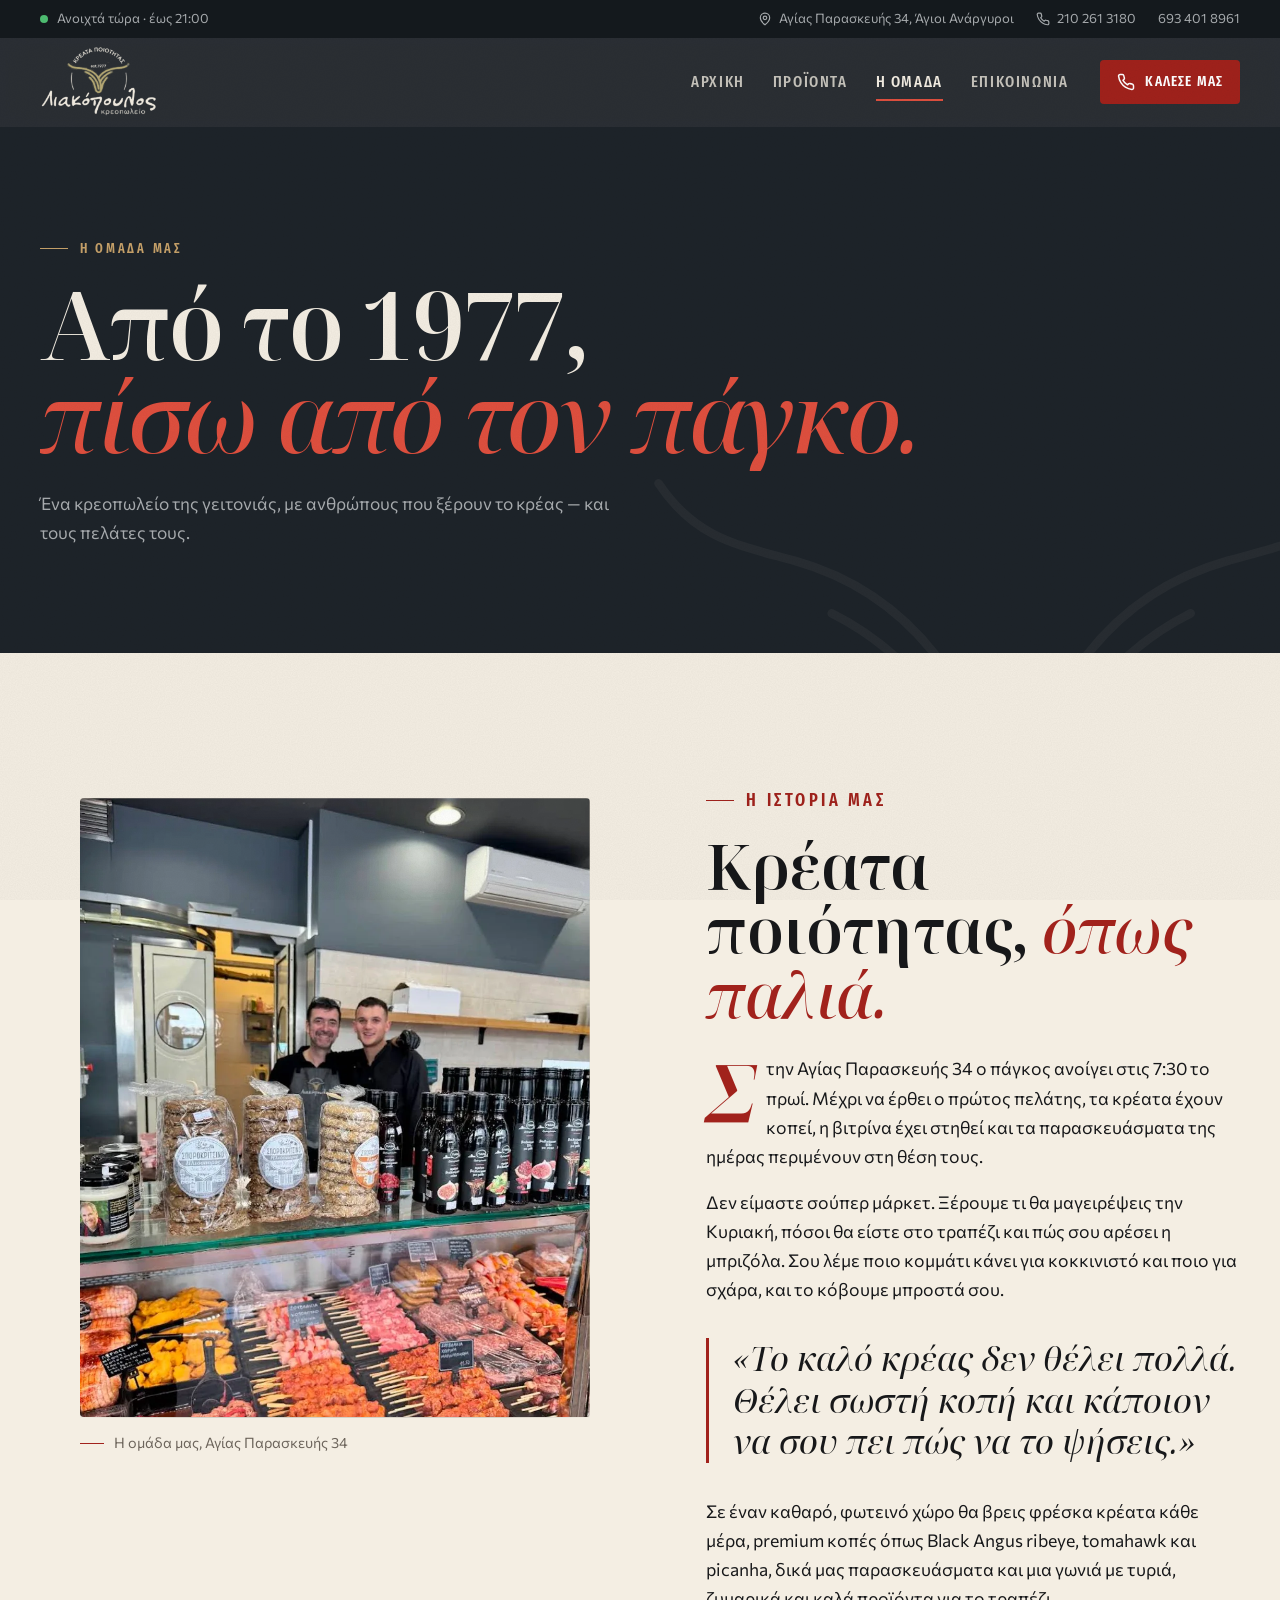
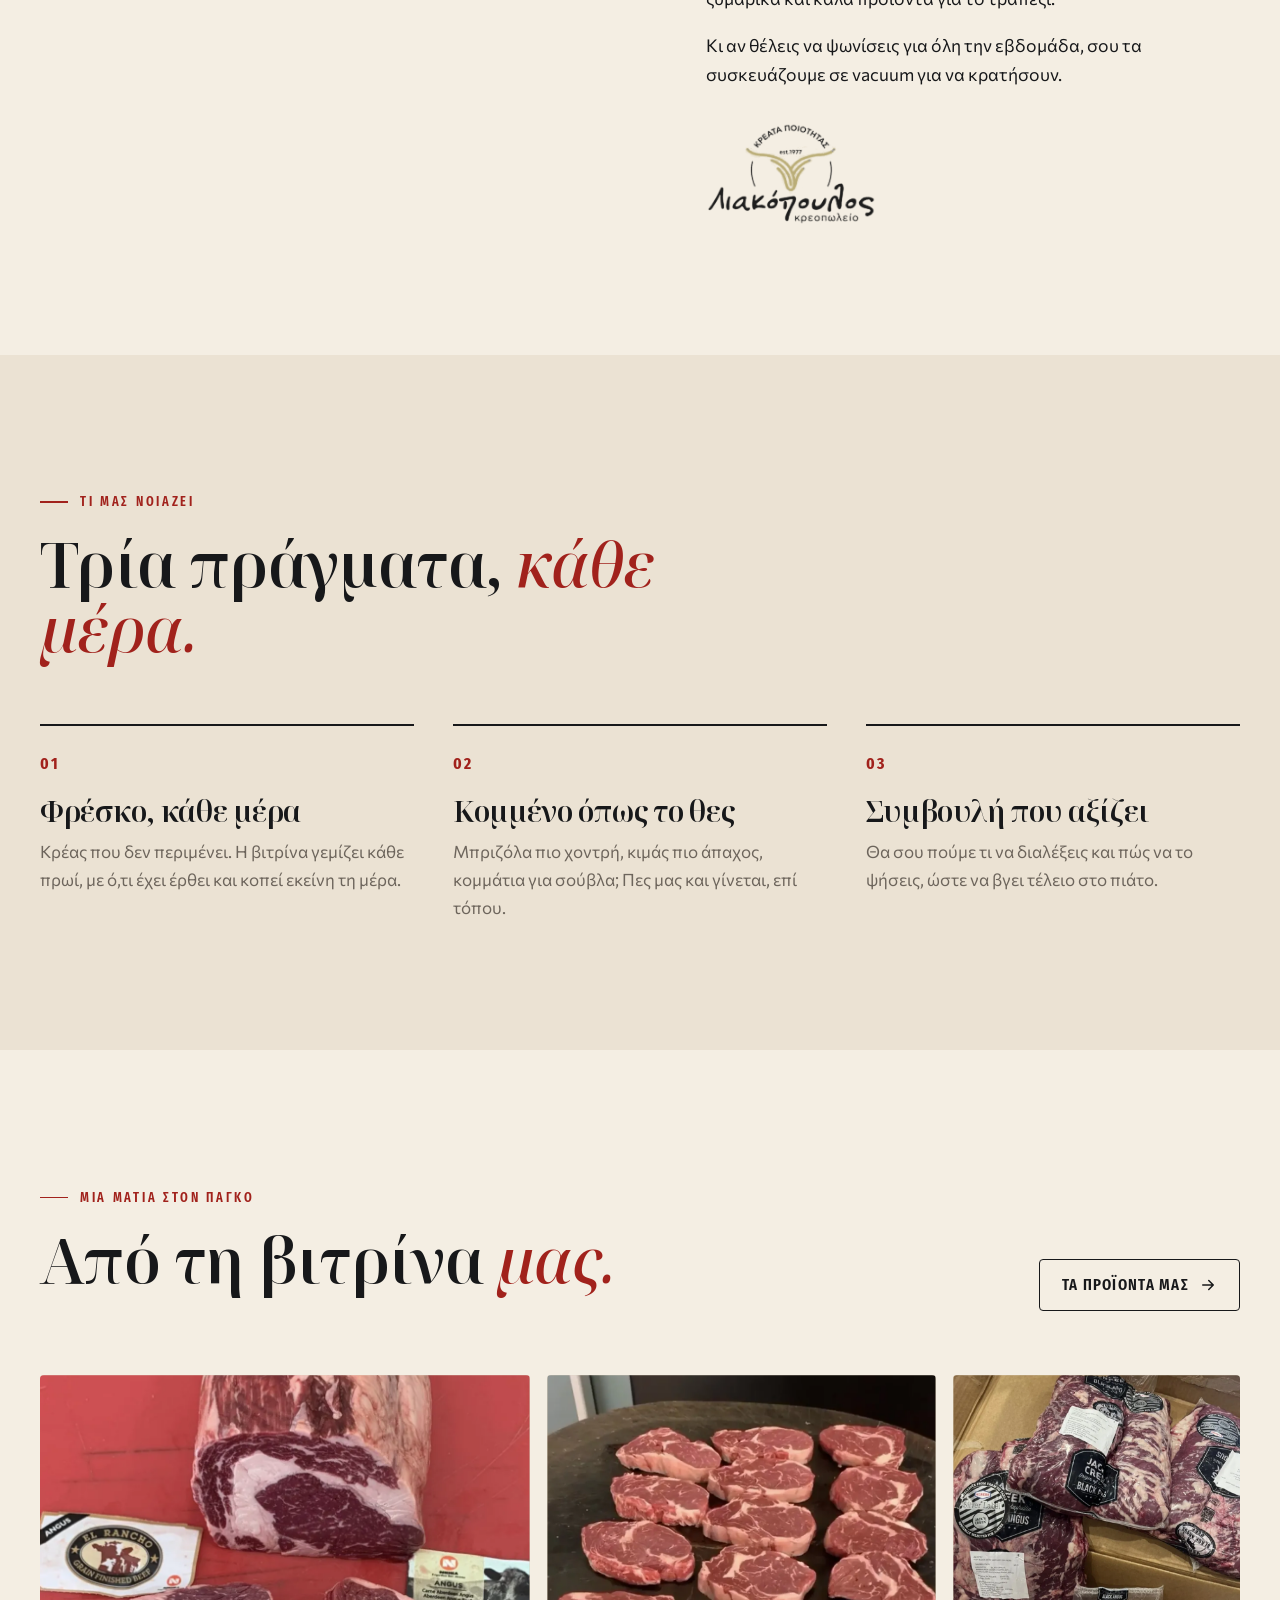
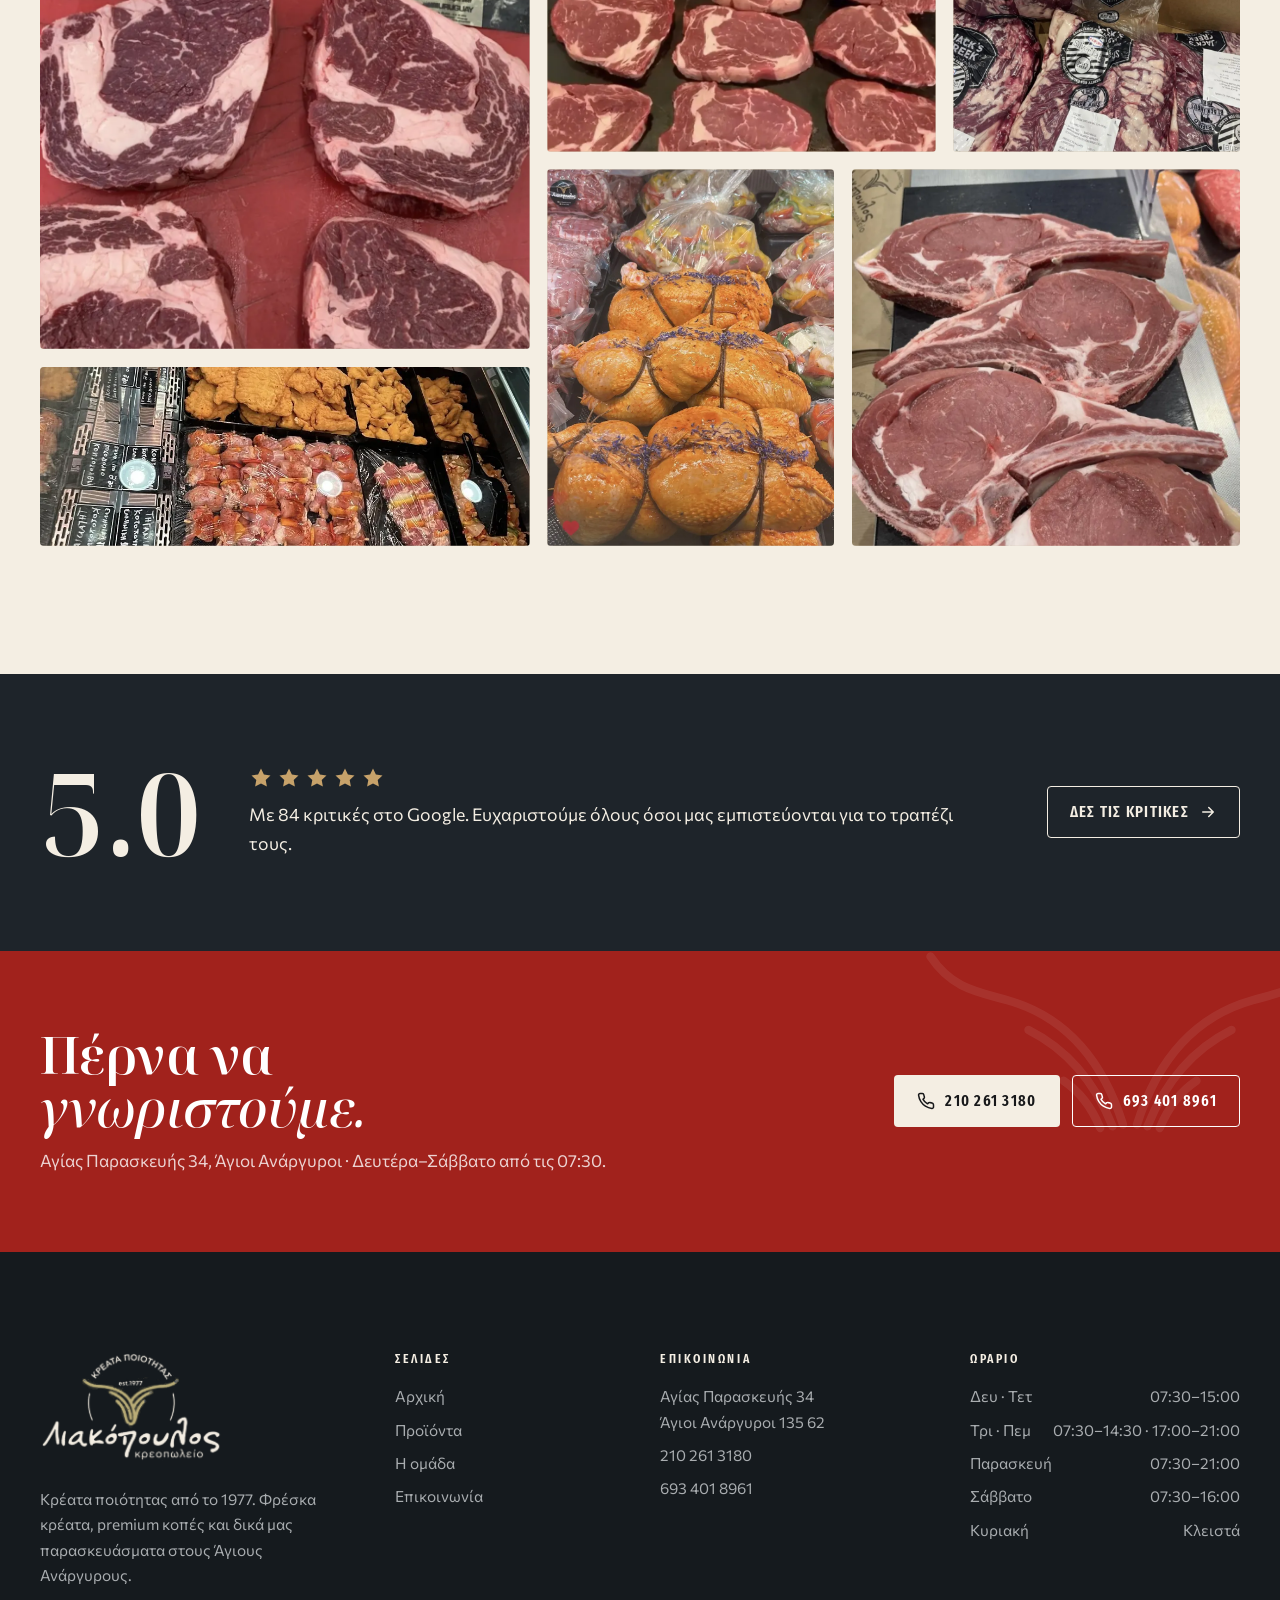
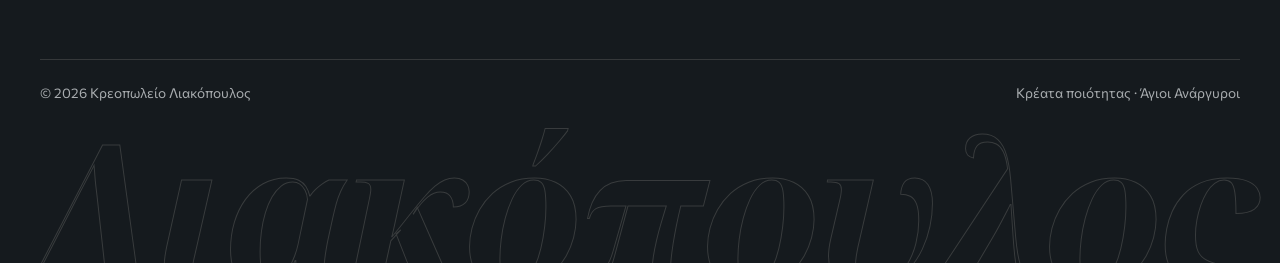
<file: about.html>
<!doctype html>
<html lang="el">
<head>
<meta charset="utf-8">
<meta name="viewport" content="width=device-width, initial-scale=1">
<title>Η ομάδα | Κρεοπωλείο Λιακόπουλος</title>
<meta name="description" content="Η ομάδα του Κρεοπωλείου Λιακόπουλος. Κρέατα ποιότητας από το 1977, στην Αγίας Παρασκευής 34 στους Άγιους Ανάργυρους.">
<meta name="theme-color" content="#1e242a">
<meta property="og:type" content="website">
<meta property="og:locale" content="el_GR">
<meta property="og:site_name" content="Κρεοπωλείο Λιακόπουλος">
<meta property="og:title" content="Η ομάδα | Κρεοπωλείο Λιακόπουλος">
<meta property="og:description" content="Η ομάδα του Κρεοπωλείου Λιακόπουλος. Κρέατα ποιότητας από το 1977, στην Αγίας Παρασκευής 34 στους Άγιους Ανάργυρους.">
<meta property="og:image" content="assets/img/og.jpg">
<link rel="icon" href="assets/img/favicon.svg" type="image/svg+xml">
<script>document.documentElement.classList.add('js')</script>
<link rel="preconnect" href="https://fonts.googleapis.com">
<link rel="preconnect" href="https://fonts.gstatic.com" crossorigin>
<link href="https://fonts.googleapis.com/css2?family=Commissioner:wght@400;500;600&amp;family=Fira+Sans+Extra+Condensed:wght@500;600;700&amp;family=Noto+Serif+Display:ital,wght@0,500;0,600;0,700;1,500;1,600;1,700&amp;display=swap" rel="stylesheet">
<link rel="stylesheet" href="assets/css/style.css">
</head>
<body>
<a class="skip" href="#main">Μετάβαση στο περιεχόμενο</a>

<div class="topbar">
  <div class="wrap">
    <span class="status " data-status><span class="status__dot"></span><span data-status-text>Δευ–Σάβ από 07:30</span></span>
    <div class="topbar__right">
      <a class="topbar__addr" href="https://www.google.com/maps/dir/?api=1&destination=%CE%9A%CF%81%CE%B5%CE%BF%CF%80%CF%89%CE%BB%CE%B5%CE%AF%CE%BF+%CE%9B%CE%B9%CE%B1%CE%BA%CF%8C%CF%80%CE%BF%CF%85%CE%BB%CE%BF%CF%82%2C+%CE%91%CE%B3%CE%AF%CE%B1%CF%82+%CE%A0%CE%B1%CF%81%CE%B1%CF%83%CE%BA%CE%B5%CF%85%CE%AE%CF%82+34%2C+%CE%86%CE%B3%CE%B9%CE%BF%CE%B9+%CE%91%CE%BD%CE%AC%CF%81%CE%B3%CF%85%CF%81%CE%BF%CE%B9+135+62" target="_blank" rel="noopener"><svg viewBox="0 0 24 24" fill="none" stroke="currentColor" stroke-width="2" stroke-linecap="round" stroke-linejoin="round" aria-hidden="true"><path d="M20 10c0 6-8 12-8 12S4 16 4 10a8 8 0 0 1 16 0z"/><circle cx="12" cy="10" r="3"/></svg>Αγίας Παρασκευής 34, Άγιοι Ανάργυροι</a>
      <a href="tel:+302102613180"><svg viewBox="0 0 24 24" fill="none" stroke="currentColor" stroke-width="2" stroke-linecap="round" stroke-linejoin="round" aria-hidden="true"><path d="M22 16.9v3a2 2 0 0 1-2.2 2 19.8 19.8 0 0 1-8.6-3.1 19.5 19.5 0 0 1-6-6A19.8 19.8 0 0 1 2.1 4.2 2 2 0 0 1 4.1 2h3a2 2 0 0 1 2 1.7c.1.9.4 1.8.7 2.7a2 2 0 0 1-.5 2.1L8 9.8a16 16 0 0 0 6 6l1.3-1.3a2 2 0 0 1 2.1-.4c.9.3 1.8.6 2.7.7a2 2 0 0 1 1.7 2z"/></svg>210 261 3180</a>
      <a class="hide-sm" href="tel:+306934018961">693 401 8961</a>
    </div>
  </div>
</div>
<header class="site-header">
  <div class="wrap">
    <a class="brand" href="index.html" aria-label="Κρεοπωλείο Λιακόπουλος — αρχική σελίδα">
      <img class="brand__logo" src="assets/img/logo-light.png" alt="Λιακόπουλος κρεοπωλείο — Κρέατα ποιότητας, est. 1977" width="380" height="232">
    </a>
    <nav class="nav" id="nav" aria-label="Κύριο μενού">
      <ul class="nav__links">
        <li><a href="index.html">Αρχική</a></li>
        <li><a href="products.html">Προϊόντα</a></li>
        <li><a href="about.html" aria-current="page">Η ομάδα</a></li>
        <li><a href="contact.html">Επικοινωνία</a></li>
      </ul>
      <a class="btn btn--blood btn--sm" href="tel:+302102613180"><svg viewBox="0 0 24 24" fill="none" stroke="currentColor" stroke-width="2" stroke-linecap="round" stroke-linejoin="round" aria-hidden="true"><path d="M22 16.9v3a2 2 0 0 1-2.2 2 19.8 19.8 0 0 1-8.6-3.1 19.5 19.5 0 0 1-6-6A19.8 19.8 0 0 1 2.1 4.2 2 2 0 0 1 4.1 2h3a2 2 0 0 1 2 1.7c.1.9.4 1.8.7 2.7a2 2 0 0 1-.5 2.1L8 9.8a16 16 0 0 0 6 6l1.3-1.3a2 2 0 0 1 2.1-.4c.9.3 1.8.6 2.7.7a2 2 0 0 1 1.7 2z"/></svg>Κάλεσέ μας</a>
    </nav>
    <button class="nav-toggle" type="button" aria-expanded="false" aria-controls="nav"><span></span><span></span><span class="sr">Μενού</span></button>
  </div>
</header>

<main id="main">

<section class="page-hero dark">
  <svg class="hero__watermark" viewBox="0 0 120 66" fill="none" stroke="currentColor" stroke-width="1.4" stroke-linecap="round" aria-hidden="true"><path d="M58 61C52 42 41 30 25 25.5C16 23 9 22 3 13"/><path d="M62 61C68 42 79 30 95 25.5C104 23 111 22 117 13"/><path d="M55 61.5C50 49 42 39.5 31 34"/><path d="M65 61.5C70 49 78 39.5 89 34"/><path d="M51.5 62C49 56 45.5 51.5 41 48.5"/><path d="M68.5 62C71 56 74.5 51.5 79 48.5"/></svg>
  <div class="wrap">
    <p class="eyebrow hero__fade">Η ομάδα μας</p>
    <h1 class="h1">
      <span class="line"><span style="--i:0">Από το 1977,</span></span>
      <span class="line"><span style="--i:1"><em>πίσω από τον πάγκο.</em></span></span>
    </h1>
    <p class="lead hero__fade">Ένα κρεοπωλείο της γειτονιάς, με ανθρώπους που ξέρουν το κρέας — και τους πελάτες τους.</p>
  </div>
</section>

<section class="section">
  <div class="wrap story">
    <figure class="story__photo" data-reveal="img">
      <div class="frame"><img src="assets/img/team.webp" alt="Η ομάδα του Κρεοπωλείου Λιακόπουλος χαμογελά πίσω από τη βιτρίνα" width="977" height="1187" fetchpriority="high" decoding="async"></div>
      <figcaption>Η ομάδα μας, Αγίας Παρασκευής 34</figcaption>
    </figure>
    <div class="story__text" data-reveal>
      <p class="eyebrow">Η ιστορία μας</p>
      <h2 class="h2" style="margin-bottom:28px">Κρέατα ποιότητας, <em>όπως παλιά.</em></h2>
      <p class="dropcap">Στην Αγίας Παρασκευής 34 ο πάγκος ανοίγει στις 7:30 το πρωί. Μέχρι να έρθει ο πρώτος πελάτης, τα κρέατα έχουν κοπεί, η βιτρίνα έχει στηθεί και τα παρασκευάσματα της ημέρας περιμένουν στη θέση τους.</p>
      <p>Δεν είμαστε σούπερ μάρκετ. Ξέρουμε τι θα μαγειρέψεις την Κυριακή, πόσοι θα είστε στο τραπέζι και πώς σου αρέσει η μπριζόλα. Σου λέμε ποιο κομμάτι κάνει για κοκκινιστό και ποιο για σχάρα, και το κόβουμε μπροστά σου.</p>
      <blockquote class="pull">«Το καλό κρέας δεν θέλει πολλά. Θέλει σωστή κοπή και κάποιον να σου πει πώς να το ψήσεις.»</blockquote>
      <p>Σε έναν καθαρό, φωτεινό χώρο θα βρεις φρέσκα κρέατα κάθε μέρα, premium κοπές όπως Black Angus ribeye, tomahawk και picanha, δικά μας παρασκευάσματα και μια γωνιά με τυριά, ζυμαρικά και καλά προϊόντα για το τραπέζι.</p>
      <p>Κι αν θέλεις να ψωνίσεις για όλη την εβδομάδα, σου τα συσκευάζουμε σε vacuum για να κρατήσουν.</p>
      <div class="sign">
        <img src="assets/img/logo-dark.png" alt="Λιακόπουλος κρεοπωλείο — Κρέατα ποιότητας, est. 1977" width="380" height="232" loading="lazy">
      </div>
    </div>
  </div>
</section>

<section class="section paper-2">
  <div class="wrap">
    <div class="section-head" data-reveal>
      <p class="eyebrow">Τι μας νοιάζει</p>
      <h2 class="h2">Τρία πράγματα, <em>κάθε μέρα.</em></h2>
    </div>
    <div class="values">
      <div class="value" data-reveal><h3>Φρέσκο, κάθε μέρα</h3><p>Κρέας που δεν περιμένει. Η βιτρίνα γεμίζει κάθε πρωί, με ό,τι έχει έρθει και κοπεί εκείνη τη μέρα.</p></div>
      <div class="value" data-reveal style="--d:.1s"><h3>Κομμένο όπως το θες</h3><p>Μπριζόλα πιο χοντρή, κιμάς πιο άπαχος, κομμάτια για σούβλα; Πες μας και γίνεται, επί τόπου.</p></div>
      <div class="value" data-reveal style="--d:.2s"><h3>Συμβουλή που αξίζει</h3><p>Θα σου πούμε τι να διαλέξεις και πώς να το ψήσεις, ώστε να βγει τέλειο στο πιάτο.</p></div>
    </div>
  </div>
</section>

<section class="section">
  <div class="wrap">
    <div class="section-head section-head--split">
      <div data-reveal>
        <p class="eyebrow">Μια ματιά στον πάγκο</p>
        <h2 class="h2">Από τη βιτρίνα <em>μας.</em></h2>
      </div>
      <a class="btn btn--line" href="products.html" data-reveal>Τα προϊόντα μας <svg class="i-arrow" viewBox="0 0 24 24" fill="none" stroke="currentColor" stroke-width="2" stroke-linecap="round" stroke-linejoin="round" aria-hidden="true"><path d="M5 12h14M13 6l6 6-6 6"/></svg></a>
    </div>
    <div class="gallery">
      <figure class="g1" data-reveal="img" style="--d:0.00s"><img src="assets/img/ribeye-red.webp" alt="Ολόκληρο ribeye και μπριζόλες σε κόκκινο πάγκο" width="1000" height="1754" loading="lazy" decoding="async"><figcaption>Ribeye</figcaption></figure>
      <figure class="g2" data-reveal="img" style="--d:0.06s"><img src="assets/img/steaks.webp" alt="Μπριζόλες απλωμένες σε στρογγυλό πάγκο κοπής" width="900" height="1573" loading="lazy" decoding="async"><figcaption>Στον πάγκο</figcaption></figure>
      <figure class="g3" data-reveal="img" style="--d:0.12s"><img src="assets/img/skirt-raw.webp" alt="Outside skirt Black Angus σε συσκευασίες" width="900" height="1234" loading="lazy" decoding="async"><figcaption>Outside skirt</figcaption></figure>
      <figure class="g4" data-reveal="img" style="--d:0.18s"><img src="assets/img/gemista.webp" alt="Γεμιστά κοτόπουλα" width="900" height="1529" loading="lazy" decoding="async"><figcaption>Παρασκευάσματα</figcaption></figure>
      <figure class="g5" data-reveal="img" style="--d:0.24s"><img src="assets/img/tomahawk.webp" alt="Μπριζόλες tomahawk" width="900" height="1312" loading="lazy" decoding="async"><figcaption>Tomahawk</figcaption></figure>
      <figure class="g6" data-reveal="img" style="--d:0.30s"><img src="assets/img/vitrina.webp" alt="Η βιτρίνα του καταστήματος" width="900" height="1602" loading="lazy" decoding="async"><figcaption>Η βιτρίνα</figcaption></figure>
    </div>
  </div>
</section>

<section class="section section--tight dark">
  <div class="wrap rating" data-reveal>
    <div class="rating__num">5.0</div>
    <div>
      <div class="rating__stars"><svg viewBox="0 0 24 24" fill="currentColor" aria-hidden="true"><path d="M12 2.5l2.9 6 6.6.9-4.8 4.6 1.2 6.5L12 17.4l-5.9 3.1 1.2-6.5L2.5 9.4l6.6-.9z"/></svg><svg viewBox="0 0 24 24" fill="currentColor" aria-hidden="true"><path d="M12 2.5l2.9 6 6.6.9-4.8 4.6 1.2 6.5L12 17.4l-5.9 3.1 1.2-6.5L2.5 9.4l6.6-.9z"/></svg><svg viewBox="0 0 24 24" fill="currentColor" aria-hidden="true"><path d="M12 2.5l2.9 6 6.6.9-4.8 4.6 1.2 6.5L12 17.4l-5.9 3.1 1.2-6.5L2.5 9.4l6.6-.9z"/></svg><svg viewBox="0 0 24 24" fill="currentColor" aria-hidden="true"><path d="M12 2.5l2.9 6 6.6.9-4.8 4.6 1.2 6.5L12 17.4l-5.9 3.1 1.2-6.5L2.5 9.4l6.6-.9z"/></svg><svg viewBox="0 0 24 24" fill="currentColor" aria-hidden="true"><path d="M12 2.5l2.9 6 6.6.9-4.8 4.6 1.2 6.5L12 17.4l-5.9 3.1 1.2-6.5L2.5 9.4l6.6-.9z"/></svg></div>
      <p>Με 84 κριτικές στο Google. Ευχαριστούμε όλους όσοι μας εμπιστεύονται για το τραπέζι τους.</p>
    </div>
    <a class="btn btn--line" href="https://www.google.com/maps/search/?api=1&query=%CE%9A%CF%81%CE%B5%CE%BF%CF%80%CF%89%CE%BB%CE%B5%CE%AF%CE%BF+%CE%9B%CE%B9%CE%B1%CE%BA%CF%8C%CF%80%CE%BF%CF%85%CE%BB%CE%BF%CF%82%2C+%CE%91%CE%B3%CE%AF%CE%B1%CF%82+%CE%A0%CE%B1%CF%81%CE%B1%CF%83%CE%BA%CE%B5%CF%85%CE%AE%CF%82+34%2C+%CE%86%CE%B3%CE%B9%CE%BF%CE%B9+%CE%91%CE%BD%CE%AC%CF%81%CE%B3%CF%85%CF%81%CE%BF%CE%B9+135+62" target="_blank" rel="noopener">Δες τις κριτικές <svg class="i-arrow" viewBox="0 0 24 24" fill="none" stroke="currentColor" stroke-width="2" stroke-linecap="round" stroke-linejoin="round" aria-hidden="true"><path d="M5 12h14M13 6l6 6-6 6"/></svg></a>
  </div>
</section>

</main>

<section class="cta">
  <svg class="cta__mark" viewBox="0 0 120 66" fill="none" stroke="currentColor" stroke-width="2.4" stroke-linecap="round" aria-hidden="true"><path d="M58 61C52 42 41 30 25 25.5C16 23 9 22 3 13"/><path d="M62 61C68 42 79 30 95 25.5C104 23 111 22 117 13"/><path d="M55 61.5C50 49 42 39.5 31 34"/><path d="M65 61.5C70 49 78 39.5 89 34"/><path d="M51.5 62C49 56 45.5 51.5 41 48.5"/><path d="M68.5 62C71 56 74.5 51.5 79 48.5"/></svg>
  <div class="wrap">
    <div data-reveal>
      <h2>Πέρνα να <em>γνωριστούμε.</em></h2>
      <p>Αγίας Παρασκευής 34, Άγιοι Ανάργυροι · Δευτέρα–Σάββατο από τις 07:30.</p>
    </div>
    <div class="btn-row" data-reveal style="--d:.1s">
      <a class="btn btn--paper" href="tel:+302102613180"><svg viewBox="0 0 24 24" fill="none" stroke="currentColor" stroke-width="2" stroke-linecap="round" stroke-linejoin="round" aria-hidden="true"><path d="M22 16.9v3a2 2 0 0 1-2.2 2 19.8 19.8 0 0 1-8.6-3.1 19.5 19.5 0 0 1-6-6A19.8 19.8 0 0 1 2.1 4.2 2 2 0 0 1 4.1 2h3a2 2 0 0 1 2 1.7c.1.9.4 1.8.7 2.7a2 2 0 0 1-.5 2.1L8 9.8a16 16 0 0 0 6 6l1.3-1.3a2 2 0 0 1 2.1-.4c.9.3 1.8.6 2.7.7a2 2 0 0 1 1.7 2z"/></svg>210 261 3180</a>
      <a class="btn btn--line" href="tel:+306934018961"><svg viewBox="0 0 24 24" fill="none" stroke="currentColor" stroke-width="2" stroke-linecap="round" stroke-linejoin="round" aria-hidden="true"><path d="M22 16.9v3a2 2 0 0 1-2.2 2 19.8 19.8 0 0 1-8.6-3.1 19.5 19.5 0 0 1-6-6A19.8 19.8 0 0 1 2.1 4.2 2 2 0 0 1 4.1 2h3a2 2 0 0 1 2 1.7c.1.9.4 1.8.7 2.7a2 2 0 0 1-.5 2.1L8 9.8a16 16 0 0 0 6 6l1.3-1.3a2 2 0 0 1 2.1-.4c.9.3 1.8.6 2.7.7a2 2 0 0 1 1.7 2z"/></svg>693 401 8961</a>
    </div>
  </div>
</section>

<footer class="footer">
  <div class="wrap">
    <div class="footer__grid">
      <div>
        <a class="brand" href="index.html" aria-label="Κρεοπωλείο Λιακόπουλος">
          <img class="brand__logo" src="assets/img/logo-light.png" alt="Λιακόπουλος κρεοπωλείο — Κρέατα ποιότητας, est. 1977" width="380" height="232" loading="lazy">
        </a>
        <p class="footer__tag">Κρέατα ποιότητας από το 1977. Φρέσκα κρέατα, premium κοπές και δικά μας παρασκευάσματα στους Άγιους Ανάργυρους.</p>
      </div>
      <div>
        <h4>Σελίδες</h4>
        <ul>
          <li><a href="index.html">Αρχική</a></li><li><a href="products.html">Προϊόντα</a></li><li><a href="about.html">Η ομάδα</a></li><li><a href="contact.html">Επικοινωνία</a></li>
        </ul>
      </div>
      <div>
        <h4>Επικοινωνία</h4>
        <ul>
          <li><a href="https://www.google.com/maps/dir/?api=1&destination=%CE%9A%CF%81%CE%B5%CE%BF%CF%80%CF%89%CE%BB%CE%B5%CE%AF%CE%BF+%CE%9B%CE%B9%CE%B1%CE%BA%CF%8C%CF%80%CE%BF%CF%85%CE%BB%CE%BF%CF%82%2C+%CE%91%CE%B3%CE%AF%CE%B1%CF%82+%CE%A0%CE%B1%CF%81%CE%B1%CF%83%CE%BA%CE%B5%CF%85%CE%AE%CF%82+34%2C+%CE%86%CE%B3%CE%B9%CE%BF%CE%B9+%CE%91%CE%BD%CE%AC%CF%81%CE%B3%CF%85%CF%81%CE%BF%CE%B9+135+62" target="_blank" rel="noopener">Αγίας Παρασκευής 34<br>Άγιοι Ανάργυροι 135 62</a></li>
          <li><a href="tel:+302102613180">210 261 3180</a></li>
          <li><a href="tel:+306934018961">693 401 8961</a></li>
        </ul>
      </div>
      <div>
        <h4>Ωράριο</h4>
        <ul class="footer__hours">
          <li><span>Δευ · Τετ</span><span>07:30–15:00</span></li>
          <li><span>Τρι · Πεμ</span><span>07:30–14:30 · 17:00–21:00</span></li>
          <li><span>Παρασκευή</span><span>07:30–21:00</span></li>
          <li><span>Σάββατο</span><span>07:30–16:00</span></li>
          <li><span>Κυριακή</span><span>Κλειστά</span></li>
        </ul>
      </div>
    </div>
    <div class="footer__bottom">
      <span>© <span data-year>2026</span> Κρεοπωλείο Λιακόπουλος</span>
      <span>Κρέατα ποιότητας · Άγιοι Ανάργυροι</span>
    </div>
  </div>
  <div class="footer__giant" aria-hidden="true">Λιακόπουλος</div>
</footer>
<script src="assets/js/main.js" defer></script>
</body>
</html>
</file>
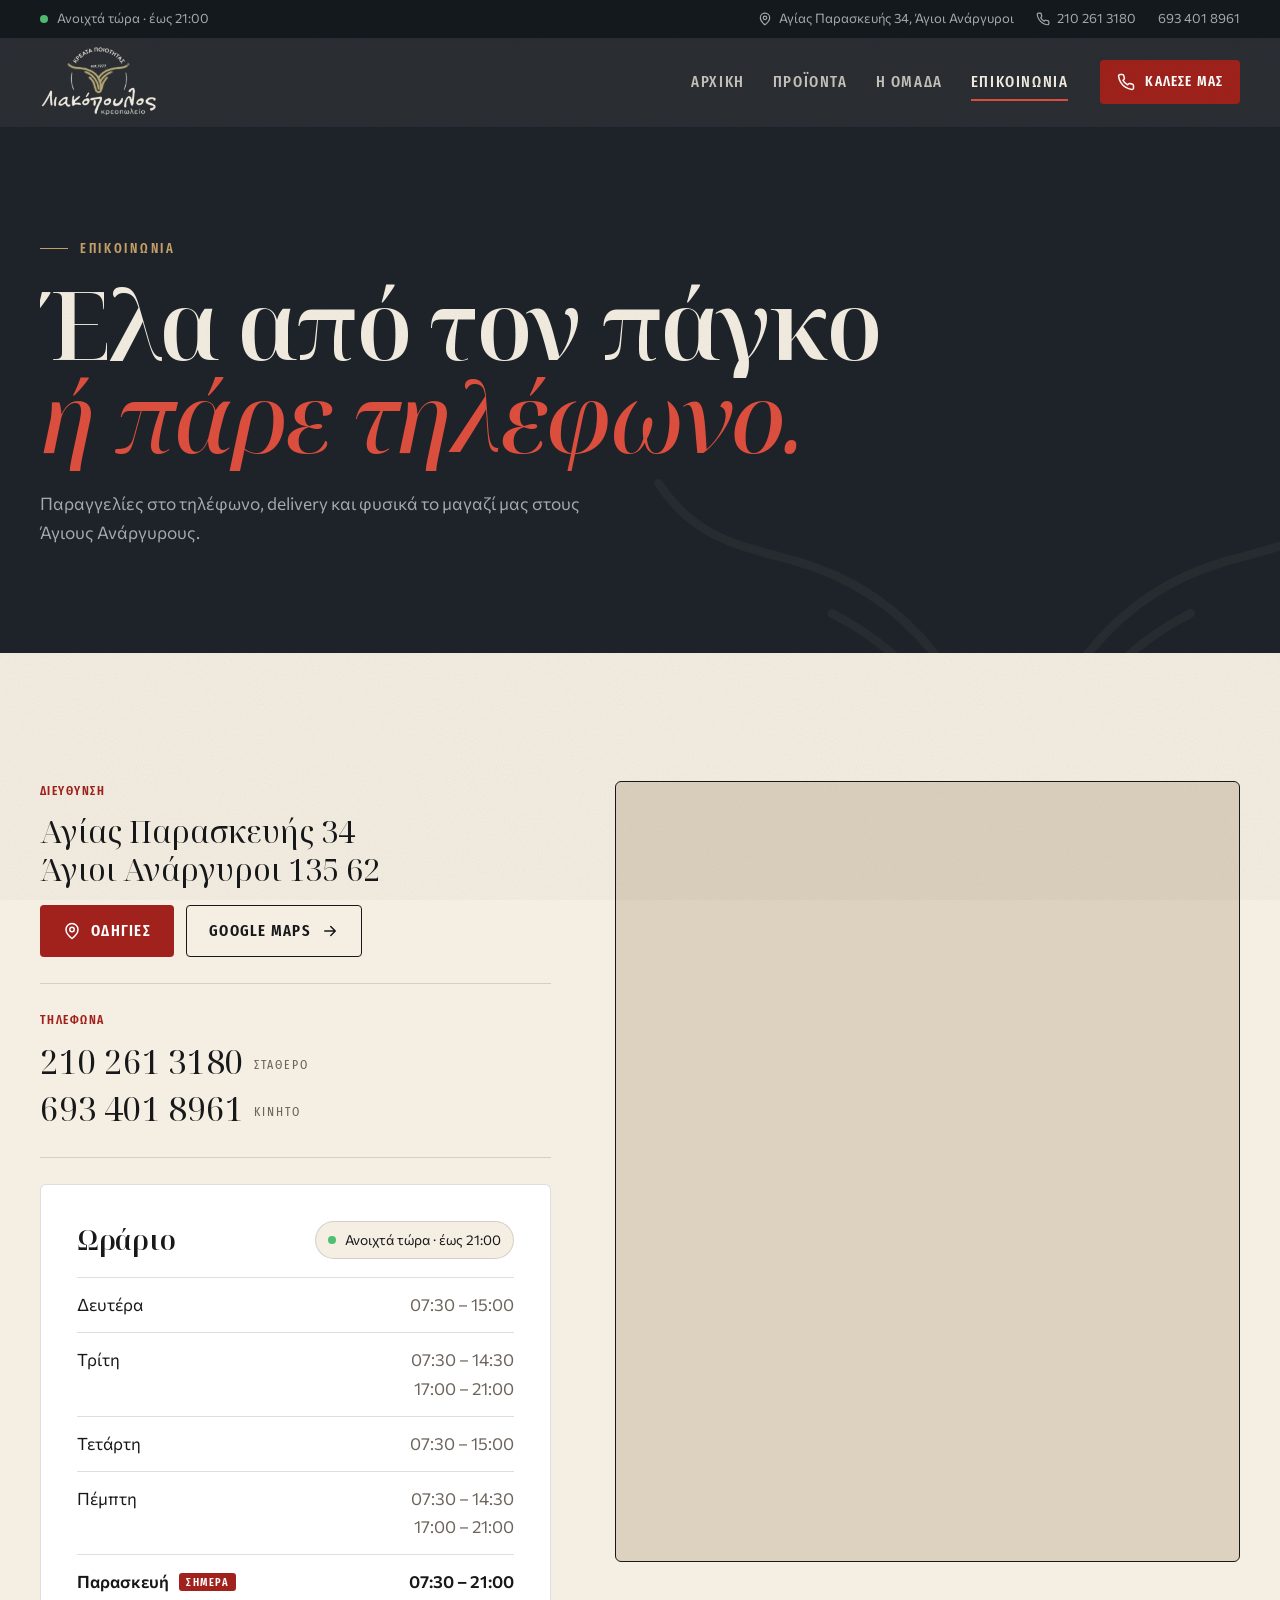
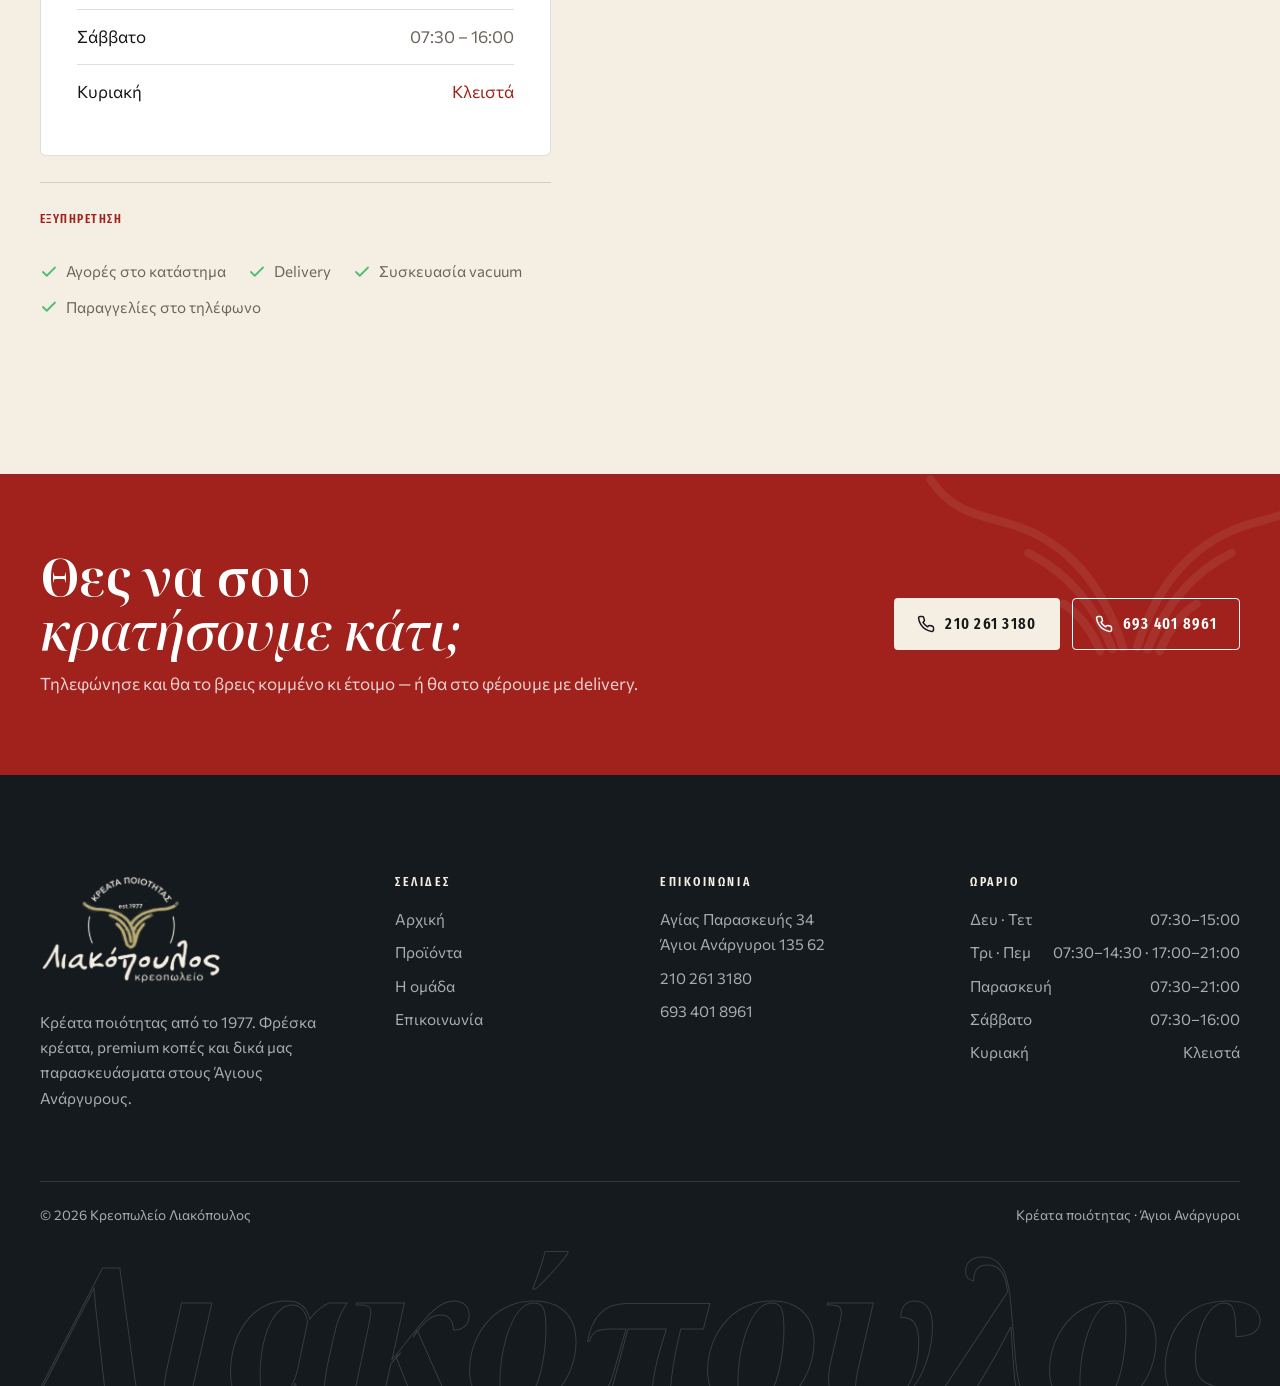
<file: contact.html>
<!doctype html>
<html lang="el">
<head>
<meta charset="utf-8">
<meta name="viewport" content="width=device-width, initial-scale=1">
<title>Επικοινωνία | Κρεοπωλείο Λιακόπουλος</title>
<meta name="description" content="Κρεοπωλείο Λιακόπουλος, Αγίας Παρασκευής 34, Άγιοι Ανάργυροι 135 62. Τηλ. 210 261 3180 · 693 401 8961. Ωράριο, οδηγίες και delivery.">
<meta name="theme-color" content="#1e242a">
<meta property="og:type" content="website">
<meta property="og:locale" content="el_GR">
<meta property="og:site_name" content="Κρεοπωλείο Λιακόπουλος">
<meta property="og:title" content="Επικοινωνία | Κρεοπωλείο Λιακόπουλος">
<meta property="og:description" content="Κρεοπωλείο Λιακόπουλος, Αγίας Παρασκευής 34, Άγιοι Ανάργυροι 135 62. Τηλ. 210 261 3180 · 693 401 8961. Ωράριο, οδηγίες και delivery.">
<meta property="og:image" content="assets/img/og.jpg">
<link rel="icon" href="assets/img/favicon.svg" type="image/svg+xml">
<script>document.documentElement.classList.add('js')</script>
<link rel="preconnect" href="https://fonts.googleapis.com">
<link rel="preconnect" href="https://fonts.gstatic.com" crossorigin>
<link href="https://fonts.googleapis.com/css2?family=Commissioner:wght@400;500;600&amp;family=Fira+Sans+Extra+Condensed:wght@500;600;700&amp;family=Noto+Serif+Display:ital,wght@0,500;0,600;0,700;1,500;1,600;1,700&amp;display=swap" rel="stylesheet">
<link rel="stylesheet" href="assets/css/style.css">
</head>
<body>
<a class="skip" href="#main">Μετάβαση στο περιεχόμενο</a>

<div class="topbar">
  <div class="wrap">
    <span class="status " data-status><span class="status__dot"></span><span data-status-text>Δευ–Σάβ από 07:30</span></span>
    <div class="topbar__right">
      <a class="topbar__addr" href="https://www.google.com/maps/dir/?api=1&destination=%CE%9A%CF%81%CE%B5%CE%BF%CF%80%CF%89%CE%BB%CE%B5%CE%AF%CE%BF+%CE%9B%CE%B9%CE%B1%CE%BA%CF%8C%CF%80%CE%BF%CF%85%CE%BB%CE%BF%CF%82%2C+%CE%91%CE%B3%CE%AF%CE%B1%CF%82+%CE%A0%CE%B1%CF%81%CE%B1%CF%83%CE%BA%CE%B5%CF%85%CE%AE%CF%82+34%2C+%CE%86%CE%B3%CE%B9%CE%BF%CE%B9+%CE%91%CE%BD%CE%AC%CF%81%CE%B3%CF%85%CF%81%CE%BF%CE%B9+135+62" target="_blank" rel="noopener"><svg viewBox="0 0 24 24" fill="none" stroke="currentColor" stroke-width="2" stroke-linecap="round" stroke-linejoin="round" aria-hidden="true"><path d="M20 10c0 6-8 12-8 12S4 16 4 10a8 8 0 0 1 16 0z"/><circle cx="12" cy="10" r="3"/></svg>Αγίας Παρασκευής 34, Άγιοι Ανάργυροι</a>
      <a href="tel:+302102613180"><svg viewBox="0 0 24 24" fill="none" stroke="currentColor" stroke-width="2" stroke-linecap="round" stroke-linejoin="round" aria-hidden="true"><path d="M22 16.9v3a2 2 0 0 1-2.2 2 19.8 19.8 0 0 1-8.6-3.1 19.5 19.5 0 0 1-6-6A19.8 19.8 0 0 1 2.1 4.2 2 2 0 0 1 4.1 2h3a2 2 0 0 1 2 1.7c.1.9.4 1.8.7 2.7a2 2 0 0 1-.5 2.1L8 9.8a16 16 0 0 0 6 6l1.3-1.3a2 2 0 0 1 2.1-.4c.9.3 1.8.6 2.7.7a2 2 0 0 1 1.7 2z"/></svg>210 261 3180</a>
      <a class="hide-sm" href="tel:+306934018961">693 401 8961</a>
    </div>
  </div>
</div>
<header class="site-header">
  <div class="wrap">
    <a class="brand" href="index.html" aria-label="Κρεοπωλείο Λιακόπουλος — αρχική σελίδα">
      <img class="brand__logo" src="assets/img/logo-light.png" alt="Λιακόπουλος κρεοπωλείο — Κρέατα ποιότητας, est. 1977" width="380" height="232">
    </a>
    <nav class="nav" id="nav" aria-label="Κύριο μενού">
      <ul class="nav__links">
        <li><a href="index.html">Αρχική</a></li>
        <li><a href="products.html">Προϊόντα</a></li>
        <li><a href="about.html">Η ομάδα</a></li>
        <li><a href="contact.html" aria-current="page">Επικοινωνία</a></li>
      </ul>
      <a class="btn btn--blood btn--sm" href="tel:+302102613180"><svg viewBox="0 0 24 24" fill="none" stroke="currentColor" stroke-width="2" stroke-linecap="round" stroke-linejoin="round" aria-hidden="true"><path d="M22 16.9v3a2 2 0 0 1-2.2 2 19.8 19.8 0 0 1-8.6-3.1 19.5 19.5 0 0 1-6-6A19.8 19.8 0 0 1 2.1 4.2 2 2 0 0 1 4.1 2h3a2 2 0 0 1 2 1.7c.1.9.4 1.8.7 2.7a2 2 0 0 1-.5 2.1L8 9.8a16 16 0 0 0 6 6l1.3-1.3a2 2 0 0 1 2.1-.4c.9.3 1.8.6 2.7.7a2 2 0 0 1 1.7 2z"/></svg>Κάλεσέ μας</a>
    </nav>
    <button class="nav-toggle" type="button" aria-expanded="false" aria-controls="nav"><span></span><span></span><span class="sr">Μενού</span></button>
  </div>
</header>

<main id="main">

<section class="page-hero dark">
  <svg class="hero__watermark" viewBox="0 0 120 66" fill="none" stroke="currentColor" stroke-width="1.4" stroke-linecap="round" aria-hidden="true"><path d="M58 61C52 42 41 30 25 25.5C16 23 9 22 3 13"/><path d="M62 61C68 42 79 30 95 25.5C104 23 111 22 117 13"/><path d="M55 61.5C50 49 42 39.5 31 34"/><path d="M65 61.5C70 49 78 39.5 89 34"/><path d="M51.5 62C49 56 45.5 51.5 41 48.5"/><path d="M68.5 62C71 56 74.5 51.5 79 48.5"/></svg>
  <div class="wrap">
    <p class="eyebrow hero__fade">Επικοινωνία</p>
    <h1 class="h1">
      <span class="line"><span style="--i:0">Έλα από τον πάγκο</span></span>
      <span class="line"><span style="--i:1"><em>ή πάρε τηλέφωνο.</em></span></span>
    </h1>
    <p class="lead hero__fade">Παραγγελίες στο τηλέφωνο, delivery και φυσικά το μαγαζί μας στους Άγιους Ανάργυρους.</p>
  </div>
</section>

<section class="section">
  <div class="wrap contact">
    <div data-reveal>
      <div class="info-block">
        <p class="cond">Διεύθυνση</p>
        <address>Αγίας Παρασκευής 34<br>Άγιοι Ανάργυροι 135 62</address>
        <div class="btn-row">
          <a class="btn btn--blood" href="https://www.google.com/maps/dir/?api=1&destination=%CE%9A%CF%81%CE%B5%CE%BF%CF%80%CF%89%CE%BB%CE%B5%CE%AF%CE%BF+%CE%9B%CE%B9%CE%B1%CE%BA%CF%8C%CF%80%CE%BF%CF%85%CE%BB%CE%BF%CF%82%2C+%CE%91%CE%B3%CE%AF%CE%B1%CF%82+%CE%A0%CE%B1%CF%81%CE%B1%CF%83%CE%BA%CE%B5%CF%85%CE%AE%CF%82+34%2C+%CE%86%CE%B3%CE%B9%CE%BF%CE%B9+%CE%91%CE%BD%CE%AC%CF%81%CE%B3%CF%85%CF%81%CE%BF%CE%B9+135+62" target="_blank" rel="noopener"><svg viewBox="0 0 24 24" fill="none" stroke="currentColor" stroke-width="2" stroke-linecap="round" stroke-linejoin="round" aria-hidden="true"><path d="M20 10c0 6-8 12-8 12S4 16 4 10a8 8 0 0 1 16 0z"/><circle cx="12" cy="10" r="3"/></svg>Οδηγίες</a>
          <a class="btn btn--line" href="https://www.google.com/maps/search/?api=1&query=%CE%9A%CF%81%CE%B5%CE%BF%CF%80%CF%89%CE%BB%CE%B5%CE%AF%CE%BF+%CE%9B%CE%B9%CE%B1%CE%BA%CF%8C%CF%80%CE%BF%CF%85%CE%BB%CE%BF%CF%82%2C+%CE%91%CE%B3%CE%AF%CE%B1%CF%82+%CE%A0%CE%B1%CF%81%CE%B1%CF%83%CE%BA%CE%B5%CF%85%CE%AE%CF%82+34%2C+%CE%86%CE%B3%CE%B9%CE%BF%CE%B9+%CE%91%CE%BD%CE%AC%CF%81%CE%B3%CF%85%CF%81%CE%BF%CE%B9+135+62" target="_blank" rel="noopener">Google Maps <svg class="i-arrow" viewBox="0 0 24 24" fill="none" stroke="currentColor" stroke-width="2" stroke-linecap="round" stroke-linejoin="round" aria-hidden="true"><path d="M5 12h14M13 6l6 6-6 6"/></svg></a>
        </div>
      </div>
      <div class="info-block">
        <p class="cond">Τηλέφωνα</p>
        <div class="phones">
  <a href="tel:+302102613180">210 261 3180<small>σταθερό</small></a>
  <a href="tel:+306934018961">693 401 8961<small>κινητό</small></a>
</div>
      </div>
      <div class="info-block">
        <div class="paper-card">
  <div class="hours-card__head">
    <h3>Ωράριο</h3>
    <span class="status-pill"><span class="status " data-status><span class="status__dot"></span><span data-status-text>Δευ–Σάβ από 07:30</span></span></span>
  </div>
  <table class="hours"><caption class="sr">Ωράριο λειτουργίας</caption><tbody>
<tr data-day="1"><th scope="row">Δευτέρα</th><td><span>07:30 – 15:00</span></td></tr>
<tr data-day="2"><th scope="row">Τρίτη</th><td><span>07:30 – 14:30</span><span>17:00 – 21:00</span></td></tr>
<tr data-day="3"><th scope="row">Τετάρτη</th><td><span>07:30 – 15:00</span></td></tr>
<tr data-day="4"><th scope="row">Πέμπτη</th><td><span>07:30 – 14:30</span><span>17:00 – 21:00</span></td></tr>
<tr data-day="5"><th scope="row">Παρασκευή</th><td><span>07:30 – 21:00</span></td></tr>
<tr data-day="6"><th scope="row">Σάββατο</th><td><span>07:30 – 16:00</span></td></tr>
<tr data-day="0" class="closed"><th scope="row">Κυριακή</th><td>Κλειστά</td></tr>
</tbody></table>
</div>
      </div>
      <div class="info-block">
        <p class="cond">Εξυπηρέτηση</p>
        <div class="services services--paper"><span><svg viewBox="0 0 24 24" fill="none" stroke="currentColor" stroke-width="2.4" stroke-linecap="round" stroke-linejoin="round" aria-hidden="true"><path d="M20 6 9 17l-5-5"/></svg>Αγορές στο κατάστημα</span><span><svg viewBox="0 0 24 24" fill="none" stroke="currentColor" stroke-width="2.4" stroke-linecap="round" stroke-linejoin="round" aria-hidden="true"><path d="M20 6 9 17l-5-5"/></svg>Delivery</span><span><svg viewBox="0 0 24 24" fill="none" stroke="currentColor" stroke-width="2.4" stroke-linecap="round" stroke-linejoin="round" aria-hidden="true"><path d="M20 6 9 17l-5-5"/></svg>Συσκευασία vacuum</span><span><svg viewBox="0 0 24 24" fill="none" stroke="currentColor" stroke-width="2.4" stroke-linecap="round" stroke-linejoin="round" aria-hidden="true"><path d="M20 6 9 17l-5-5"/></svg>Παραγγελίες στο τηλέφωνο</span></div>
      </div>
    </div>
    <div class="map" data-reveal style="--d:.1s">
      <iframe src="https://maps.google.com/maps?q=%CE%9A%CF%81%CE%B5%CE%BF%CF%80%CF%89%CE%BB%CE%B5%CE%AF%CE%BF+%CE%9B%CE%B9%CE%B1%CE%BA%CF%8C%CF%80%CE%BF%CF%85%CE%BB%CE%BF%CF%82%2C+%CE%91%CE%B3%CE%AF%CE%B1%CF%82+%CE%A0%CE%B1%CF%81%CE%B1%CF%83%CE%BA%CE%B5%CF%85%CE%AE%CF%82+34%2C+%CE%86%CE%B3%CE%B9%CE%BF%CE%B9+%CE%91%CE%BD%CE%AC%CF%81%CE%B3%CF%85%CF%81%CE%BF%CE%B9+135+62&z=17&output=embed" title="Χάρτης: Κρεοπωλείο Λιακόπουλος, Αγίας Παρασκευής 34, Άγιοι Ανάργυροι" loading="lazy" referrerpolicy="no-referrer-when-downgrade" allowfullscreen></iframe>
    </div>
  </div>
</section>

</main>

<section class="cta">
  <svg class="cta__mark" viewBox="0 0 120 66" fill="none" stroke="currentColor" stroke-width="2.4" stroke-linecap="round" aria-hidden="true"><path d="M58 61C52 42 41 30 25 25.5C16 23 9 22 3 13"/><path d="M62 61C68 42 79 30 95 25.5C104 23 111 22 117 13"/><path d="M55 61.5C50 49 42 39.5 31 34"/><path d="M65 61.5C70 49 78 39.5 89 34"/><path d="M51.5 62C49 56 45.5 51.5 41 48.5"/><path d="M68.5 62C71 56 74.5 51.5 79 48.5"/></svg>
  <div class="wrap">
    <div data-reveal>
      <h2>Θες να σου <em>κρατήσουμε κάτι;</em></h2>
      <p>Τηλεφώνησε και θα το βρεις κομμένο κι έτοιμο — ή θα στο φέρουμε με delivery.</p>
    </div>
    <div class="btn-row" data-reveal style="--d:.1s">
      <a class="btn btn--paper" href="tel:+302102613180"><svg viewBox="0 0 24 24" fill="none" stroke="currentColor" stroke-width="2" stroke-linecap="round" stroke-linejoin="round" aria-hidden="true"><path d="M22 16.9v3a2 2 0 0 1-2.2 2 19.8 19.8 0 0 1-8.6-3.1 19.5 19.5 0 0 1-6-6A19.8 19.8 0 0 1 2.1 4.2 2 2 0 0 1 4.1 2h3a2 2 0 0 1 2 1.7c.1.9.4 1.8.7 2.7a2 2 0 0 1-.5 2.1L8 9.8a16 16 0 0 0 6 6l1.3-1.3a2 2 0 0 1 2.1-.4c.9.3 1.8.6 2.7.7a2 2 0 0 1 1.7 2z"/></svg>210 261 3180</a>
      <a class="btn btn--line" href="tel:+306934018961"><svg viewBox="0 0 24 24" fill="none" stroke="currentColor" stroke-width="2" stroke-linecap="round" stroke-linejoin="round" aria-hidden="true"><path d="M22 16.9v3a2 2 0 0 1-2.2 2 19.8 19.8 0 0 1-8.6-3.1 19.5 19.5 0 0 1-6-6A19.8 19.8 0 0 1 2.1 4.2 2 2 0 0 1 4.1 2h3a2 2 0 0 1 2 1.7c.1.9.4 1.8.7 2.7a2 2 0 0 1-.5 2.1L8 9.8a16 16 0 0 0 6 6l1.3-1.3a2 2 0 0 1 2.1-.4c.9.3 1.8.6 2.7.7a2 2 0 0 1 1.7 2z"/></svg>693 401 8961</a>
    </div>
  </div>
</section>

<footer class="footer">
  <div class="wrap">
    <div class="footer__grid">
      <div>
        <a class="brand" href="index.html" aria-label="Κρεοπωλείο Λιακόπουλος">
          <img class="brand__logo" src="assets/img/logo-light.png" alt="Λιακόπουλος κρεοπωλείο — Κρέατα ποιότητας, est. 1977" width="380" height="232" loading="lazy">
        </a>
        <p class="footer__tag">Κρέατα ποιότητας από το 1977. Φρέσκα κρέατα, premium κοπές και δικά μας παρασκευάσματα στους Άγιους Ανάργυρους.</p>
      </div>
      <div>
        <h4>Σελίδες</h4>
        <ul>
          <li><a href="index.html">Αρχική</a></li><li><a href="products.html">Προϊόντα</a></li><li><a href="about.html">Η ομάδα</a></li><li><a href="contact.html">Επικοινωνία</a></li>
        </ul>
      </div>
      <div>
        <h4>Επικοινωνία</h4>
        <ul>
          <li><a href="https://www.google.com/maps/dir/?api=1&destination=%CE%9A%CF%81%CE%B5%CE%BF%CF%80%CF%89%CE%BB%CE%B5%CE%AF%CE%BF+%CE%9B%CE%B9%CE%B1%CE%BA%CF%8C%CF%80%CE%BF%CF%85%CE%BB%CE%BF%CF%82%2C+%CE%91%CE%B3%CE%AF%CE%B1%CF%82+%CE%A0%CE%B1%CF%81%CE%B1%CF%83%CE%BA%CE%B5%CF%85%CE%AE%CF%82+34%2C+%CE%86%CE%B3%CE%B9%CE%BF%CE%B9+%CE%91%CE%BD%CE%AC%CF%81%CE%B3%CF%85%CF%81%CE%BF%CE%B9+135+62" target="_blank" rel="noopener">Αγίας Παρασκευής 34<br>Άγιοι Ανάργυροι 135 62</a></li>
          <li><a href="tel:+302102613180">210 261 3180</a></li>
          <li><a href="tel:+306934018961">693 401 8961</a></li>
        </ul>
      </div>
      <div>
        <h4>Ωράριο</h4>
        <ul class="footer__hours">
          <li><span>Δευ · Τετ</span><span>07:30–15:00</span></li>
          <li><span>Τρι · Πεμ</span><span>07:30–14:30 · 17:00–21:00</span></li>
          <li><span>Παρασκευή</span><span>07:30–21:00</span></li>
          <li><span>Σάββατο</span><span>07:30–16:00</span></li>
          <li><span>Κυριακή</span><span>Κλειστά</span></li>
        </ul>
      </div>
    </div>
    <div class="footer__bottom">
      <span>© <span data-year>2026</span> Κρεοπωλείο Λιακόπουλος</span>
      <span>Κρέατα ποιότητας · Άγιοι Ανάργυροι</span>
    </div>
  </div>
  <div class="footer__giant" aria-hidden="true">Λιακόπουλος</div>
</footer>
<script src="assets/js/main.js" defer></script>
</body>
</html>
</file>
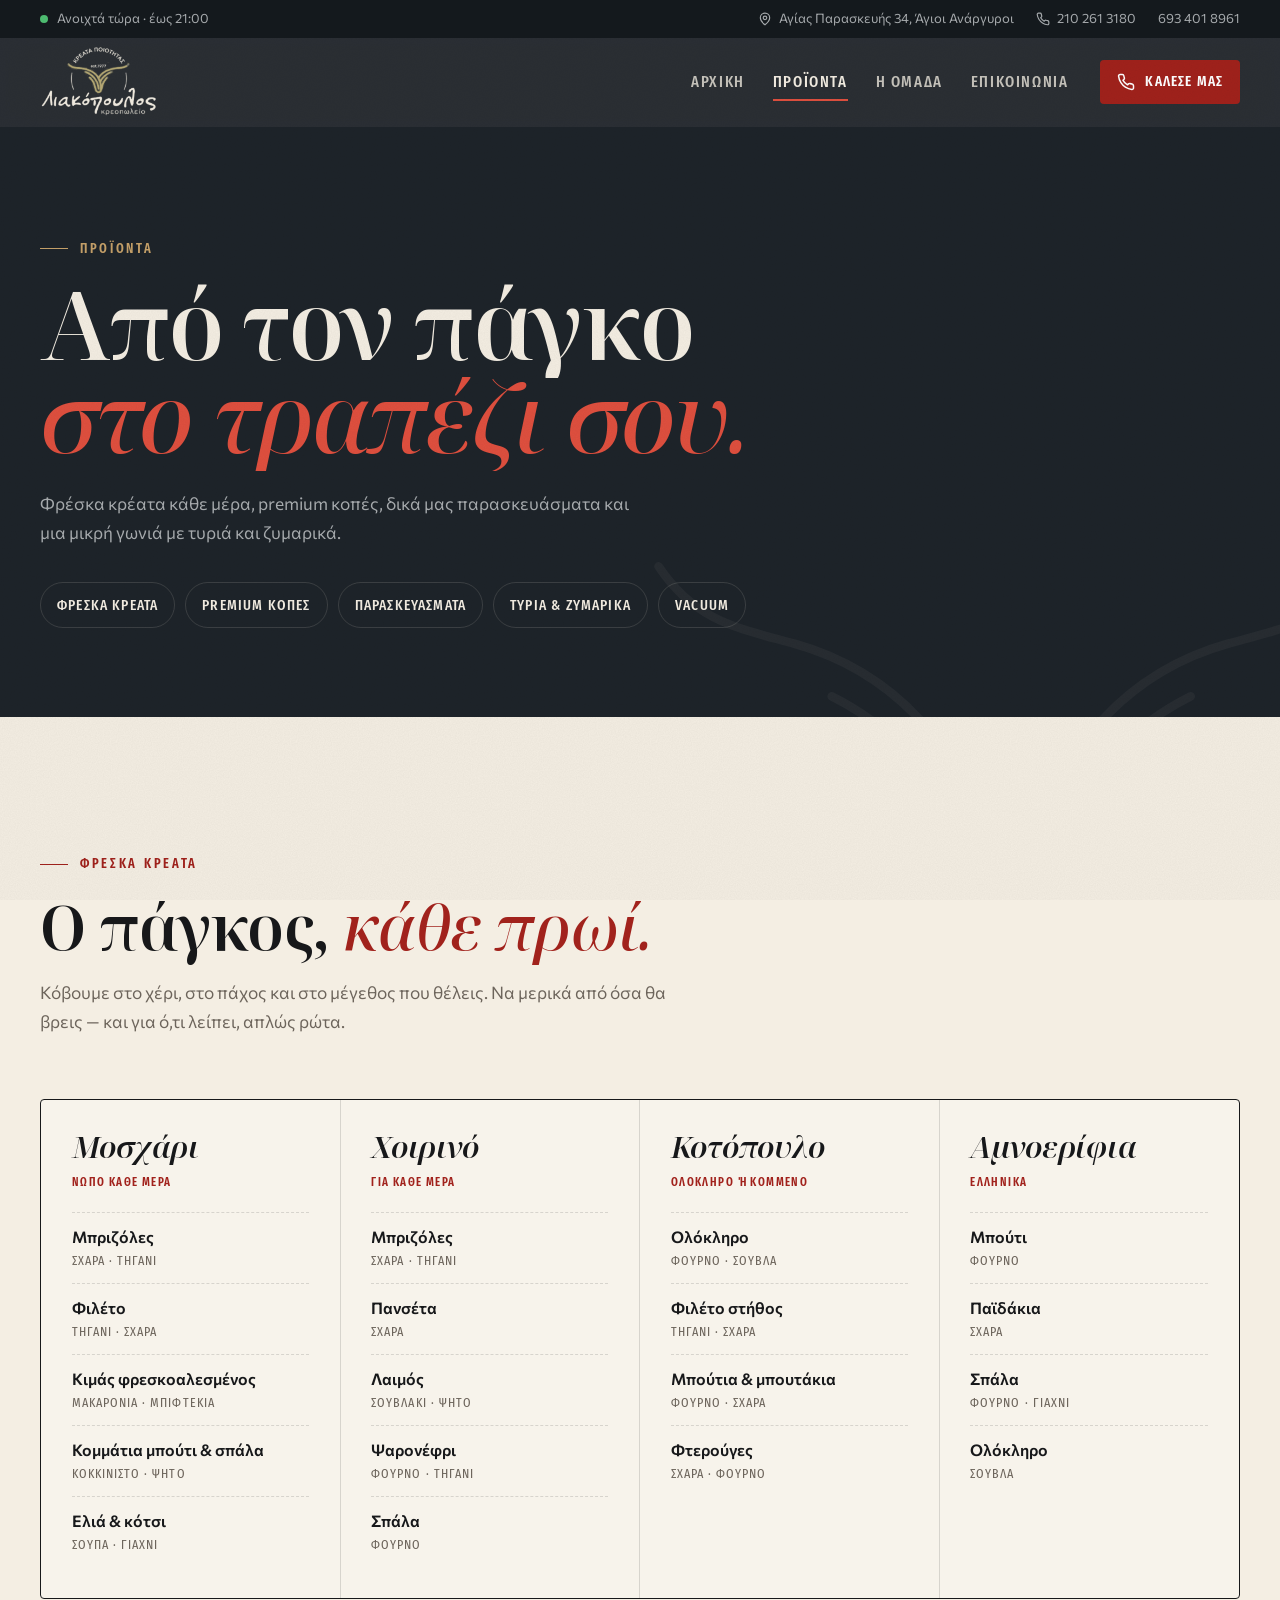
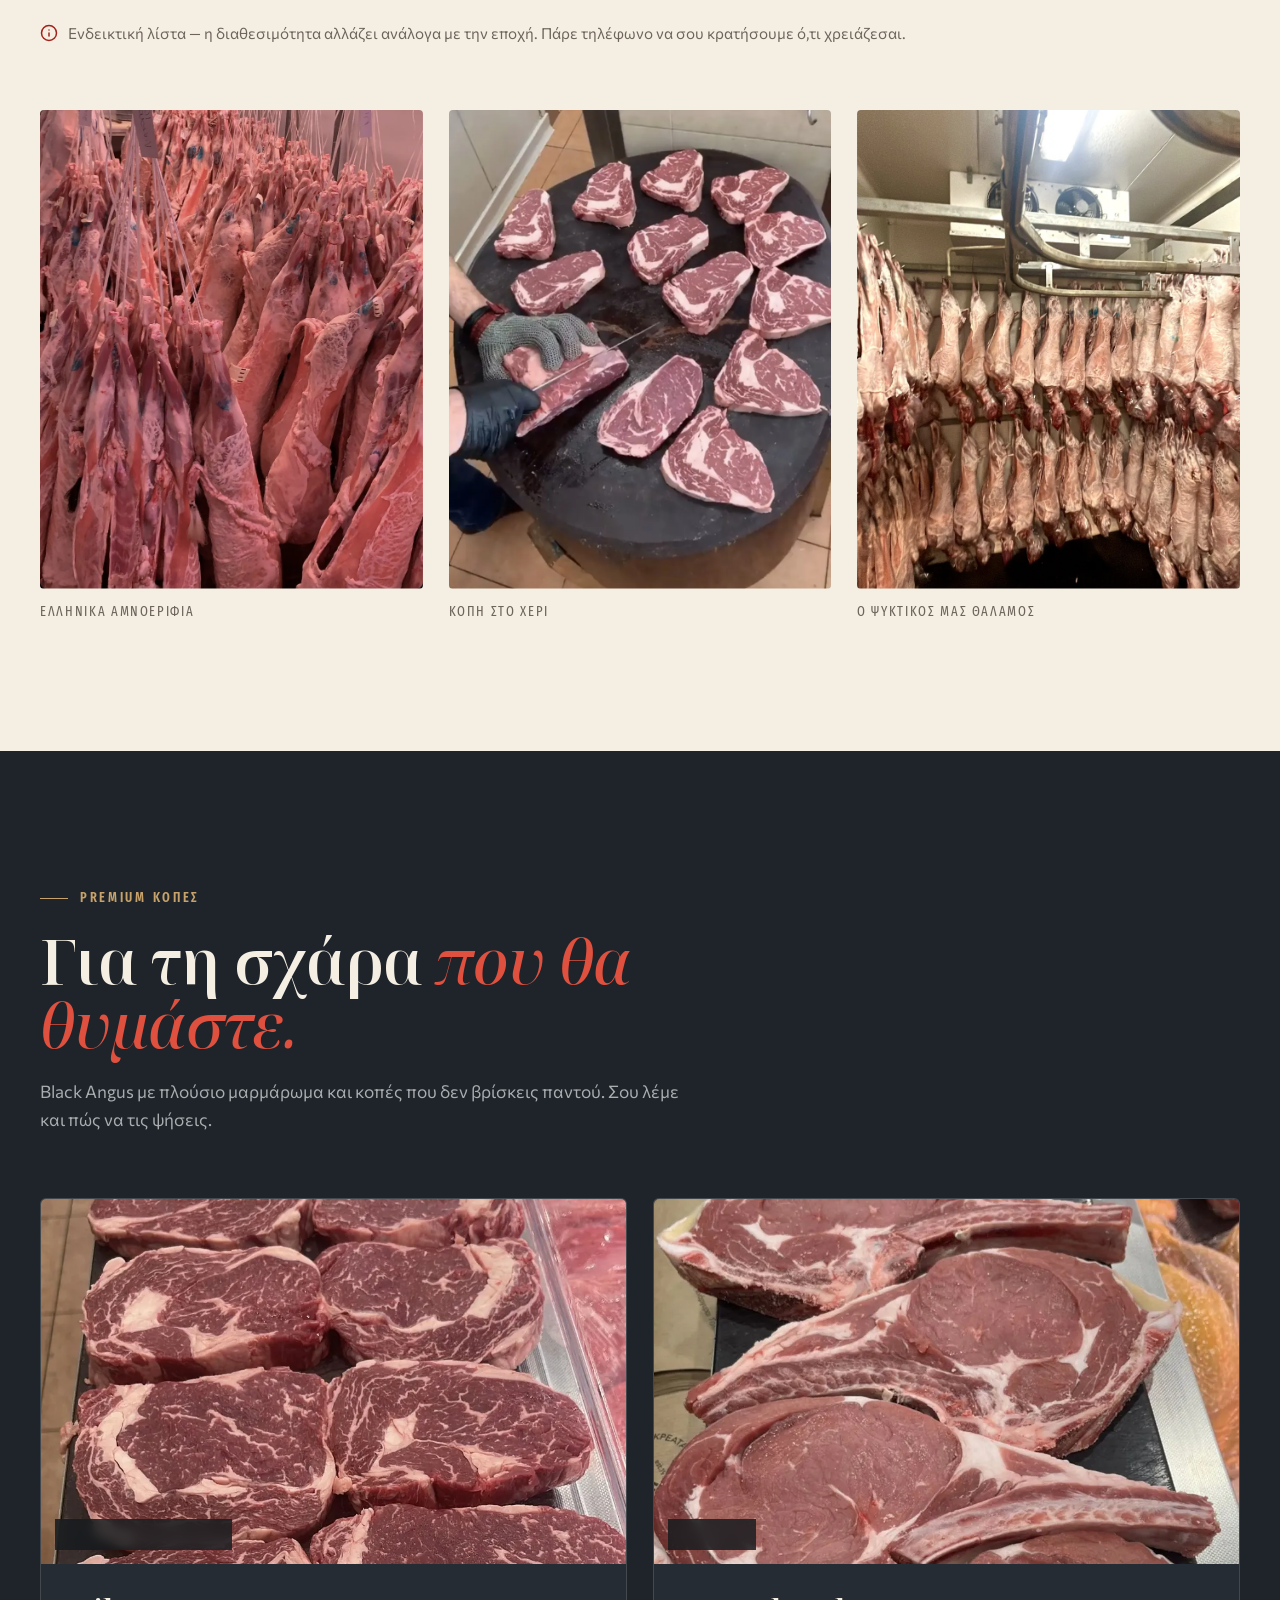
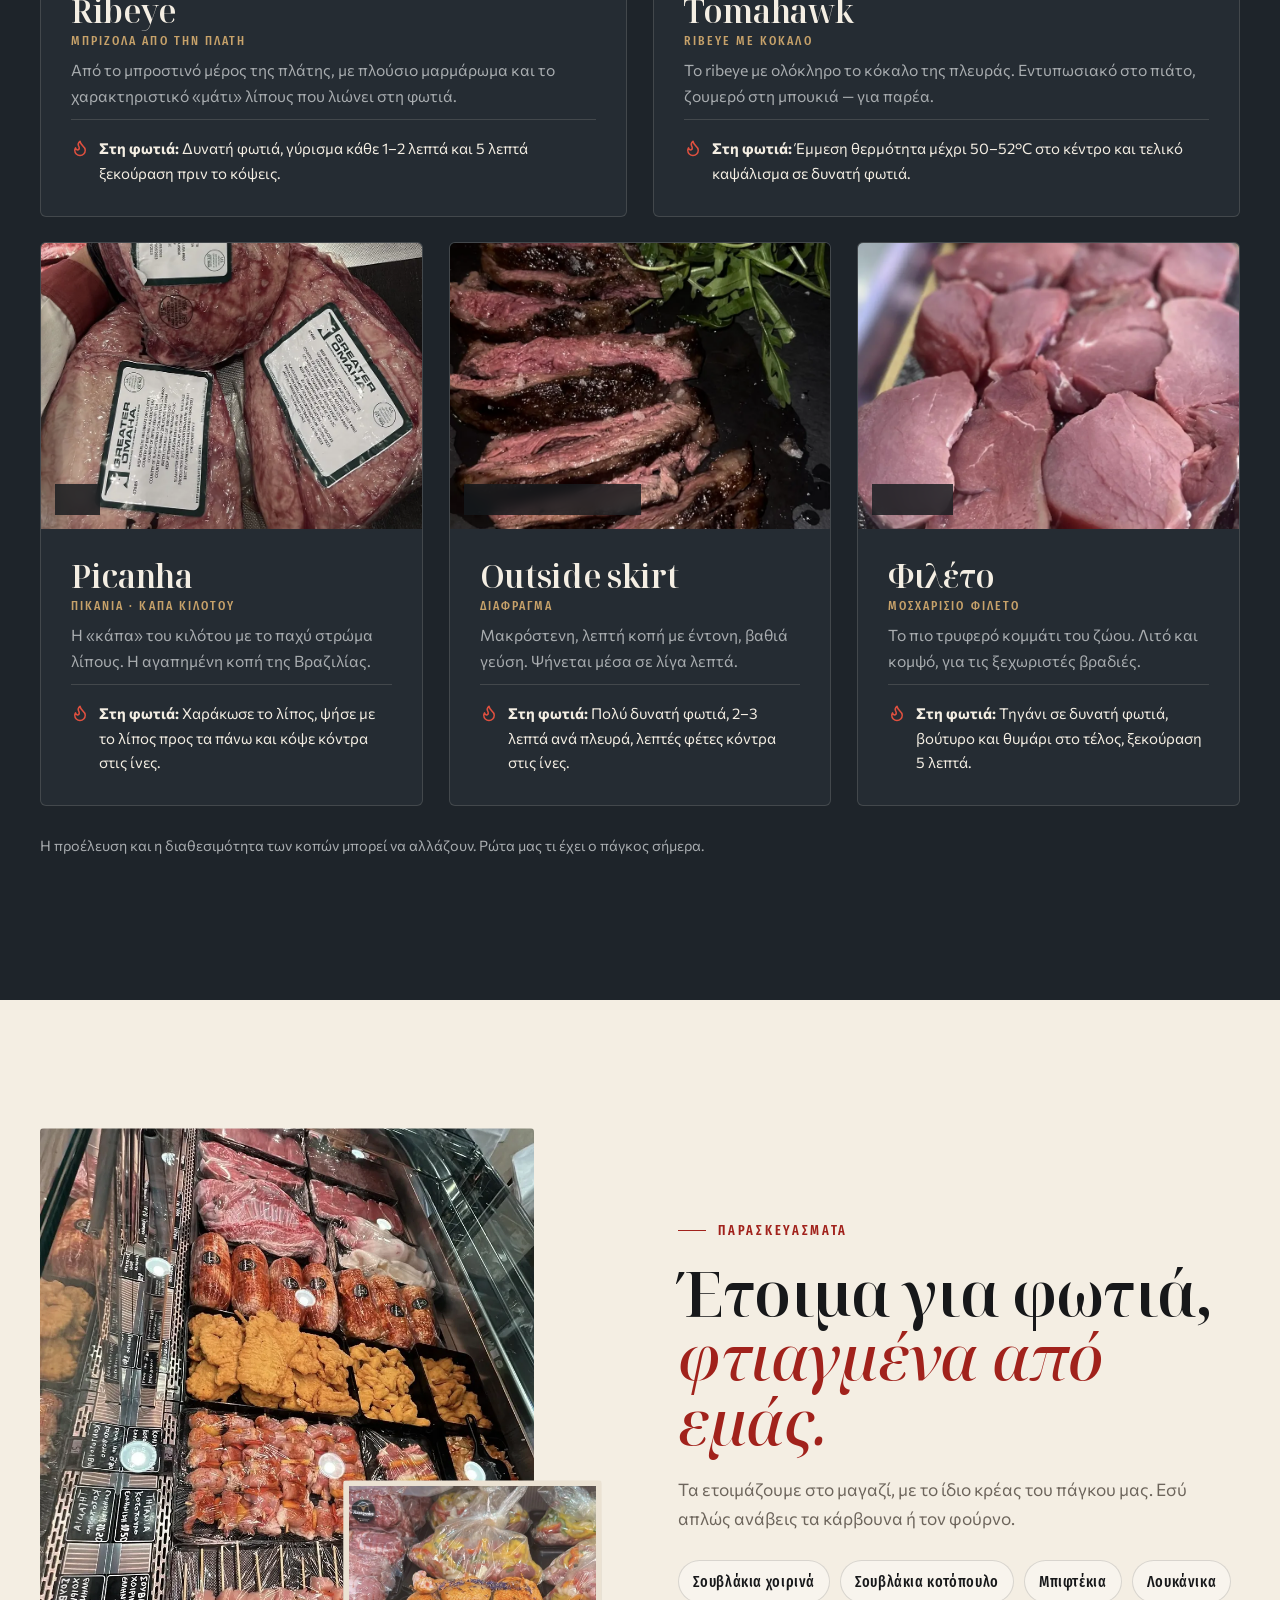
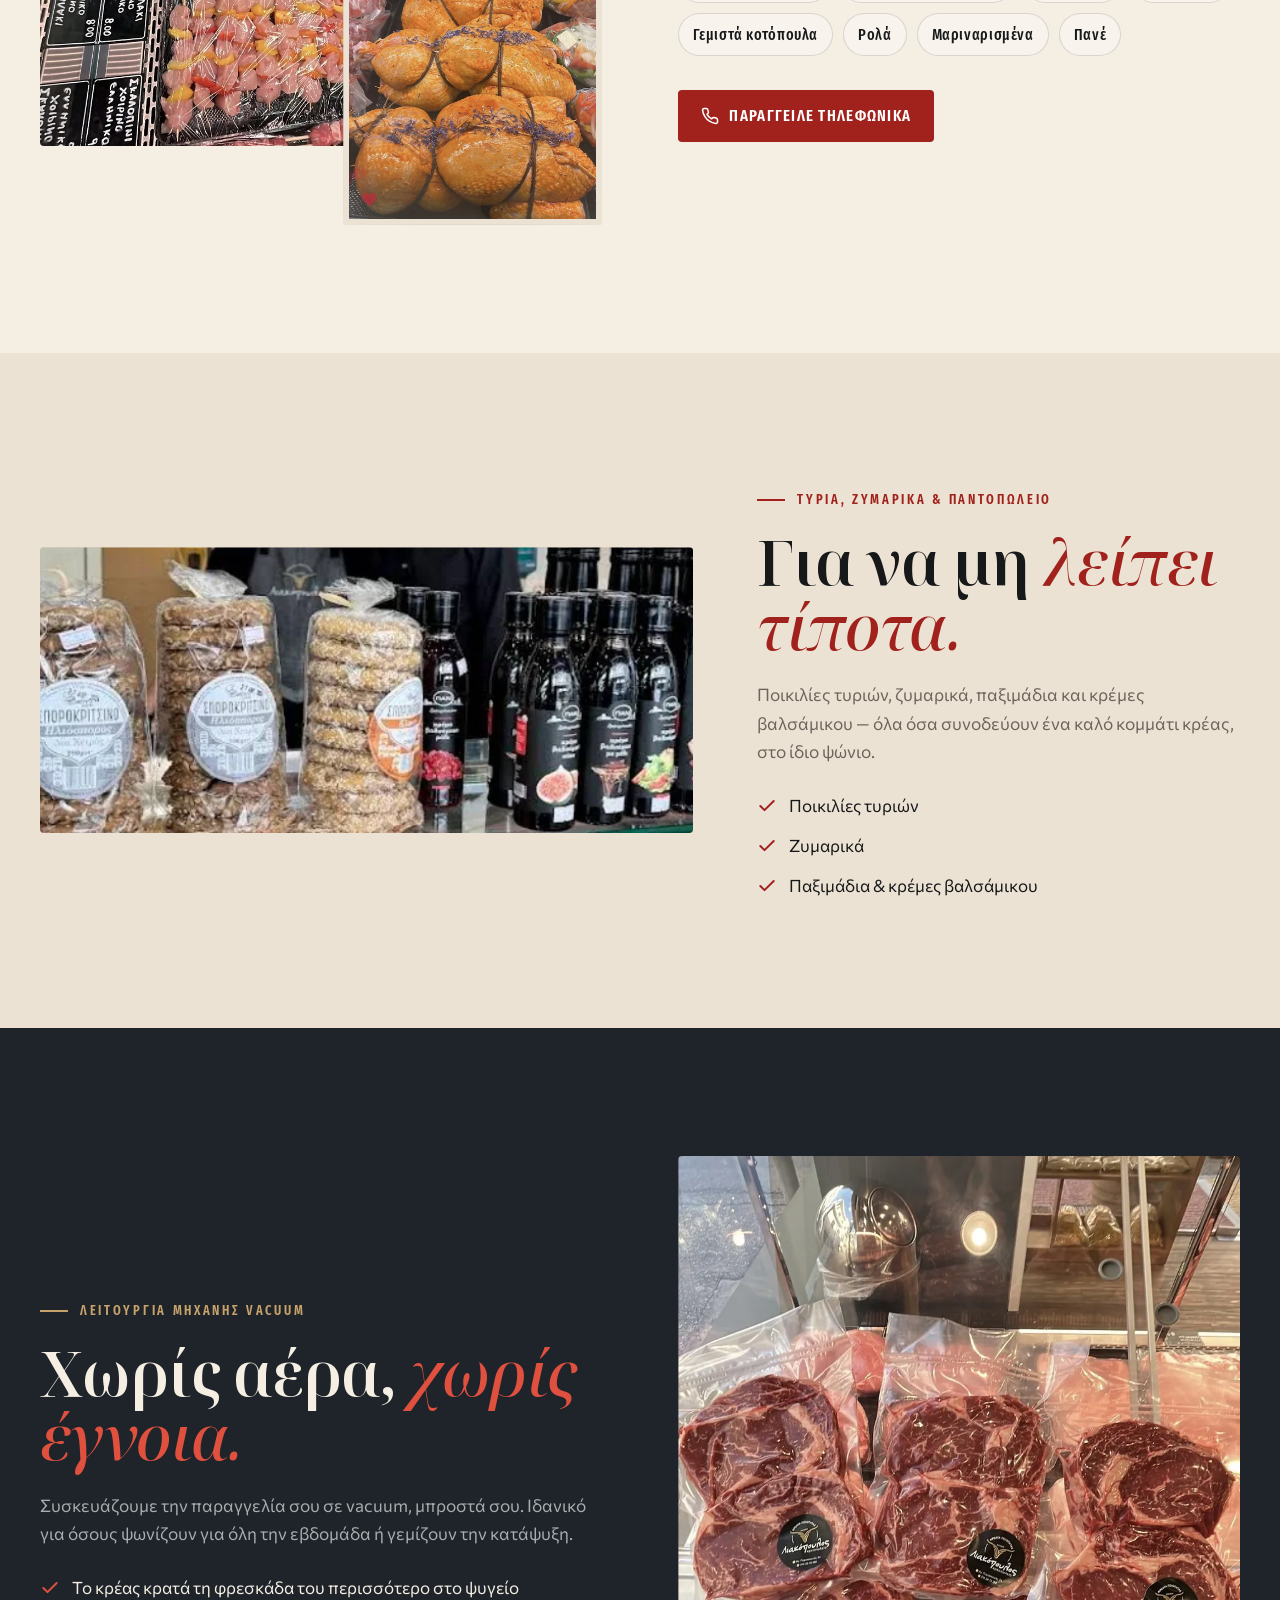
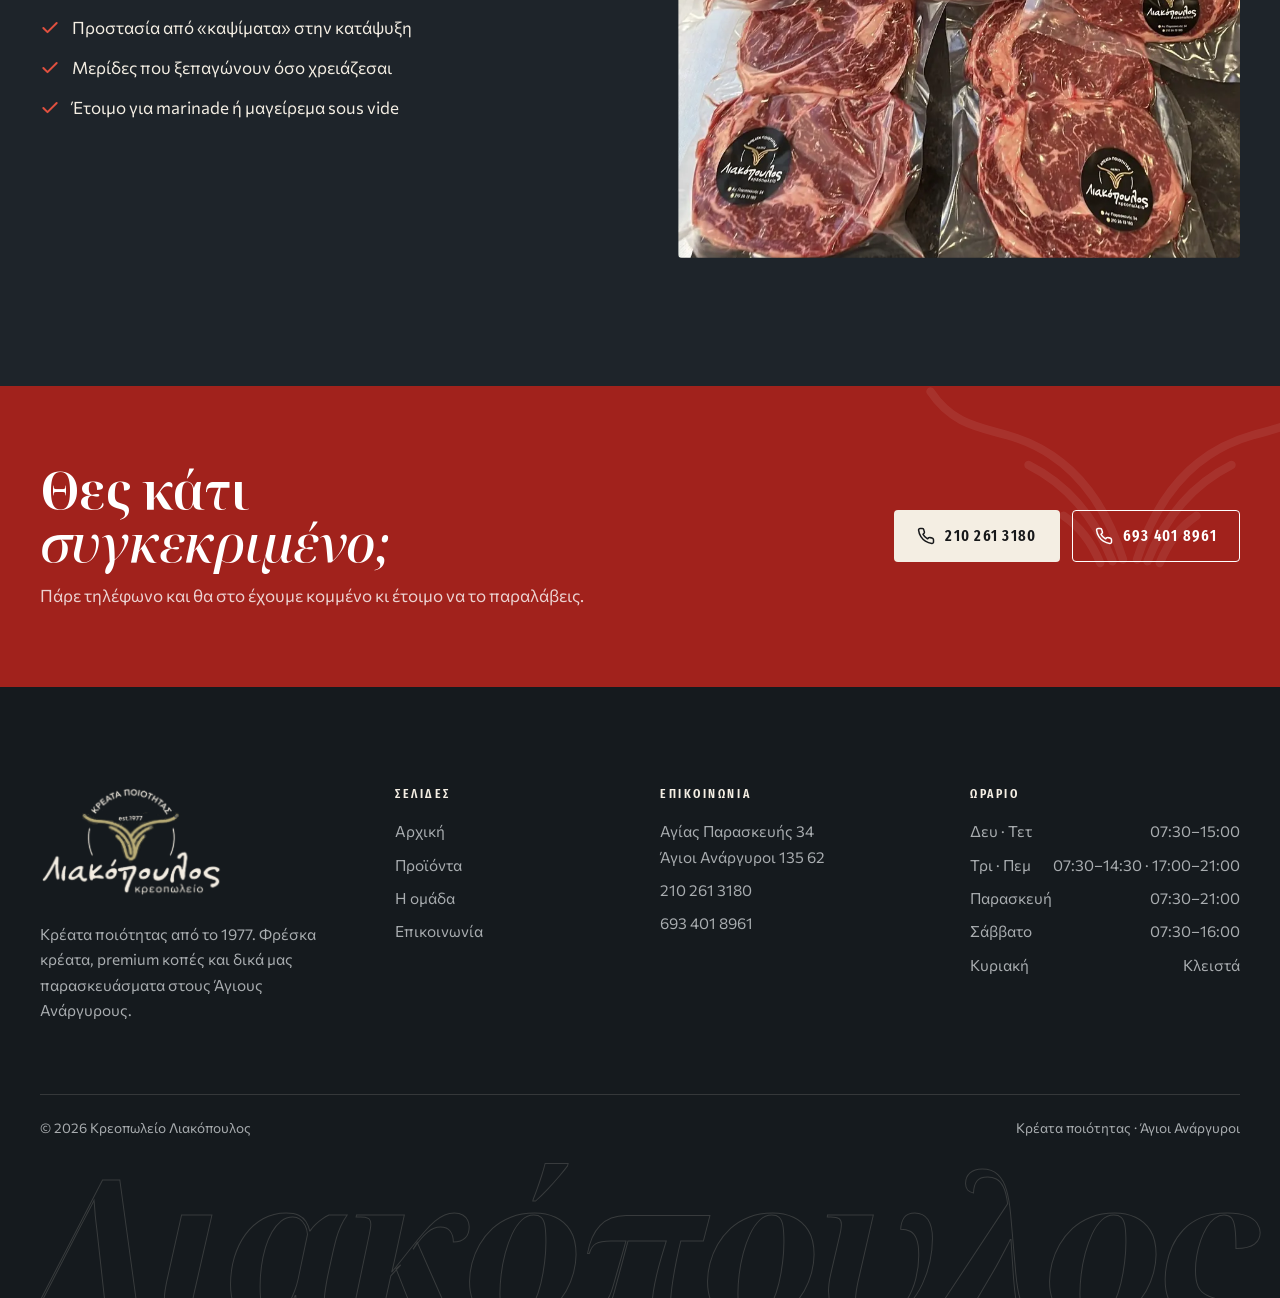
<file: products.html>
<!doctype html>
<html lang="el">
<head>
<meta charset="utf-8">
<meta name="viewport" content="width=device-width, initial-scale=1">
<title>Προϊόντα | Κρεοπωλείο Λιακόπουλος</title>
<meta name="description" content="Φρέσκα κρέατα, premium κοπές Black Angus (ribeye, tomahawk, picanha, outside skirt), παρασκευάσματα, τυριά, ζυμαρικά και συσκευασία vacuum στο Κρεοπωλείο Λιακόπουλος.">
<meta name="theme-color" content="#1e242a">
<meta property="og:type" content="website">
<meta property="og:locale" content="el_GR">
<meta property="og:site_name" content="Κρεοπωλείο Λιακόπουλος">
<meta property="og:title" content="Προϊόντα | Κρεοπωλείο Λιακόπουλος">
<meta property="og:description" content="Φρέσκα κρέατα, premium κοπές Black Angus (ribeye, tomahawk, picanha, outside skirt), παρασκευάσματα, τυριά, ζυμαρικά και συσκευασία vacuum στο Κρεοπωλείο Λιακόπουλος.">
<meta property="og:image" content="assets/img/og.jpg">
<link rel="icon" href="assets/img/favicon.svg" type="image/svg+xml">
<script>document.documentElement.classList.add('js')</script>
<link rel="preconnect" href="https://fonts.googleapis.com">
<link rel="preconnect" href="https://fonts.gstatic.com" crossorigin>
<link href="https://fonts.googleapis.com/css2?family=Commissioner:wght@400;500;600&amp;family=Fira+Sans+Extra+Condensed:wght@500;600;700&amp;family=Noto+Serif+Display:ital,wght@0,500;0,600;0,700;1,500;1,600;1,700&amp;display=swap" rel="stylesheet">
<link rel="stylesheet" href="assets/css/style.css">
</head>
<body>
<a class="skip" href="#main">Μετάβαση στο περιεχόμενο</a>

<div class="topbar">
  <div class="wrap">
    <span class="status " data-status><span class="status__dot"></span><span data-status-text>Δευ–Σάβ από 07:30</span></span>
    <div class="topbar__right">
      <a class="topbar__addr" href="https://www.google.com/maps/dir/?api=1&destination=%CE%9A%CF%81%CE%B5%CE%BF%CF%80%CF%89%CE%BB%CE%B5%CE%AF%CE%BF+%CE%9B%CE%B9%CE%B1%CE%BA%CF%8C%CF%80%CE%BF%CF%85%CE%BB%CE%BF%CF%82%2C+%CE%91%CE%B3%CE%AF%CE%B1%CF%82+%CE%A0%CE%B1%CF%81%CE%B1%CF%83%CE%BA%CE%B5%CF%85%CE%AE%CF%82+34%2C+%CE%86%CE%B3%CE%B9%CE%BF%CE%B9+%CE%91%CE%BD%CE%AC%CF%81%CE%B3%CF%85%CF%81%CE%BF%CE%B9+135+62" target="_blank" rel="noopener"><svg viewBox="0 0 24 24" fill="none" stroke="currentColor" stroke-width="2" stroke-linecap="round" stroke-linejoin="round" aria-hidden="true"><path d="M20 10c0 6-8 12-8 12S4 16 4 10a8 8 0 0 1 16 0z"/><circle cx="12" cy="10" r="3"/></svg>Αγίας Παρασκευής 34, Άγιοι Ανάργυροι</a>
      <a href="tel:+302102613180"><svg viewBox="0 0 24 24" fill="none" stroke="currentColor" stroke-width="2" stroke-linecap="round" stroke-linejoin="round" aria-hidden="true"><path d="M22 16.9v3a2 2 0 0 1-2.2 2 19.8 19.8 0 0 1-8.6-3.1 19.5 19.5 0 0 1-6-6A19.8 19.8 0 0 1 2.1 4.2 2 2 0 0 1 4.1 2h3a2 2 0 0 1 2 1.7c.1.9.4 1.8.7 2.7a2 2 0 0 1-.5 2.1L8 9.8a16 16 0 0 0 6 6l1.3-1.3a2 2 0 0 1 2.1-.4c.9.3 1.8.6 2.7.7a2 2 0 0 1 1.7 2z"/></svg>210 261 3180</a>
      <a class="hide-sm" href="tel:+306934018961">693 401 8961</a>
    </div>
  </div>
</div>
<header class="site-header">
  <div class="wrap">
    <a class="brand" href="index.html" aria-label="Κρεοπωλείο Λιακόπουλος — αρχική σελίδα">
      <img class="brand__logo" src="assets/img/logo-light.png" alt="Λιακόπουλος κρεοπωλείο — Κρέατα ποιότητας, est. 1977" width="380" height="232">
    </a>
    <nav class="nav" id="nav" aria-label="Κύριο μενού">
      <ul class="nav__links">
        <li><a href="index.html">Αρχική</a></li>
        <li><a href="products.html" aria-current="page">Προϊόντα</a></li>
        <li><a href="about.html">Η ομάδα</a></li>
        <li><a href="contact.html">Επικοινωνία</a></li>
      </ul>
      <a class="btn btn--blood btn--sm" href="tel:+302102613180"><svg viewBox="0 0 24 24" fill="none" stroke="currentColor" stroke-width="2" stroke-linecap="round" stroke-linejoin="round" aria-hidden="true"><path d="M22 16.9v3a2 2 0 0 1-2.2 2 19.8 19.8 0 0 1-8.6-3.1 19.5 19.5 0 0 1-6-6A19.8 19.8 0 0 1 2.1 4.2 2 2 0 0 1 4.1 2h3a2 2 0 0 1 2 1.7c.1.9.4 1.8.7 2.7a2 2 0 0 1-.5 2.1L8 9.8a16 16 0 0 0 6 6l1.3-1.3a2 2 0 0 1 2.1-.4c.9.3 1.8.6 2.7.7a2 2 0 0 1 1.7 2z"/></svg>Κάλεσέ μας</a>
    </nav>
    <button class="nav-toggle" type="button" aria-expanded="false" aria-controls="nav"><span></span><span></span><span class="sr">Μενού</span></button>
  </div>
</header>

<main id="main">

<section class="page-hero dark">
  <svg class="hero__watermark" viewBox="0 0 120 66" fill="none" stroke="currentColor" stroke-width="1.4" stroke-linecap="round" aria-hidden="true"><path d="M58 61C52 42 41 30 25 25.5C16 23 9 22 3 13"/><path d="M62 61C68 42 79 30 95 25.5C104 23 111 22 117 13"/><path d="M55 61.5C50 49 42 39.5 31 34"/><path d="M65 61.5C70 49 78 39.5 89 34"/><path d="M51.5 62C49 56 45.5 51.5 41 48.5"/><path d="M68.5 62C71 56 74.5 51.5 79 48.5"/></svg>
  <div class="wrap">
    <p class="eyebrow hero__fade">Προϊόντα</p>
    <h1 class="h1">
      <span class="line"><span style="--i:0">Από τον πάγκο</span></span>
      <span class="line"><span style="--i:1"><em>στο τραπέζι σου.</em></span></span>
    </h1>
    <p class="lead hero__fade">Φρέσκα κρέατα κάθε μέρα, premium κοπές, δικά μας παρασκευάσματα και μια μικρή γωνιά με τυριά και ζυμαρικά.</p>
    <ul class="chips hero__fade" style="animation-delay:.7s">
      <li><a href="#kreata">Φρέσκα κρέατα</a></li>
      <li><a href="#premium">Premium κοπές</a></li>
      <li><a href="#paraskevasmata">Παρασκευάσματα</a></li>
      <li><a href="#pantopoleio">Τυριά & ζυμαρικά</a></li>
      <li><a href="#vacuum">Vacuum</a></li>
    </ul>
  </div>
</section>

<section class="section" id="kreata">
  <div class="wrap">
    <div class="section-head" data-reveal>
      <p class="eyebrow">Φρέσκα κρέατα</p>
      <h2 class="h2">Ο πάγκος, <em>κάθε πρωί.</em></h2>
      <p class="lead">Κόβουμε στο χέρι, στο πάχος και στο μέγεθος που θέλεις. Να μερικά από όσα θα βρεις — και για ό,τι λείπει, απλώς ρώτα.</p>
    </div>
    <div class="board" data-reveal>
      <div class="board__col">
        <h3>Μοσχάρι</h3><span class="cond">Νωπό κάθε μέρα</span>
        <ul><li><b>Μπριζόλες</b><span>σχάρα · τηγάνι</span></li><li><b>Φιλέτο</b><span>τηγάνι · σχάρα</span></li><li><b>Κιμάς φρεσκοαλεσμένος</b><span>μακαρόνια · μπιφτέκια</span></li><li><b>Κομμάτια μπούτι & σπάλα</b><span>κοκκινιστό · ψητό</span></li><li><b>Ελιά & κότσι</b><span>σούπα · γιαχνί</span></li></ul>
      </div>
      <div class="board__col">
        <h3>Χοιρινό</h3><span class="cond">Για κάθε μέρα</span>
        <ul><li><b>Μπριζόλες</b><span>σχάρα · τηγάνι</span></li><li><b>Πανσέτα</b><span>σχάρα</span></li><li><b>Λαιμός</b><span>σουβλάκι · ψητό</span></li><li><b>Ψαρονέφρι</b><span>φούρνο · τηγάνι</span></li><li><b>Σπάλα</b><span>φούρνο</span></li></ul>
      </div>
      <div class="board__col">
        <h3>Κοτόπουλο</h3><span class="cond">Ολόκληρο ή κομμένο</span>
        <ul><li><b>Ολόκληρο</b><span>φούρνο · σούβλα</span></li><li><b>Φιλέτο στήθος</b><span>τηγάνι · σχάρα</span></li><li><b>Μπούτια & μπουτάκια</b><span>φούρνο · σχάρα</span></li><li><b>Φτερούγες</b><span>σχάρα · φούρνο</span></li></ul>
      </div>
      <div class="board__col">
        <h3>Αμνοερίφια</h3><span class="cond">Ελληνικά</span>
        <ul><li><b>Μπούτι</b><span>φούρνο</span></li><li><b>Παϊδάκια</b><span>σχάρα</span></li><li><b>Σπάλα</b><span>φούρνο · γιαχνί</span></li><li><b>Ολόκληρο</b><span>σούβλα</span></li></ul>
      </div>
    </div>
    <p class="board-note"><svg viewBox="0 0 24 24" fill="none" stroke="currentColor" stroke-width="2" stroke-linecap="round" aria-hidden="true"><circle cx="12" cy="12" r="10"/><path d="M12 16v-4M12 8h.01"/></svg>Ενδεικτική λίστα — η διαθεσιμότητα αλλάζει ανάλογα με την εποχή. Πάρε τηλέφωνο να σου κρατήσουμε ό,τι χρειάζεσαι.</p>
    <div class="photo-row">
      <figure data-reveal="img"><div class="frame"><img src="assets/img/arnia.webp" alt="Ελληνικά αμνοερίφια κρεμασμένα στον ψυκτικό θάλαμο" width="900" height="1133" loading="lazy" decoding="async"></div><figcaption>Ελληνικά αμνοερίφια</figcaption></figure>
      <figure data-reveal="img" style="--d:.1s"><div class="frame"><img src="assets/img/ribeye-cut.webp" alt="Κοπή μπριζολών ribeye στο χέρι πάνω στον πάγκο" width="900" height="1122" loading="lazy" decoding="async"></div><figcaption>Κοπή στο χέρι</figcaption></figure>
      <figure data-reveal="img" style="--d:.2s"><div class="frame"><img src="assets/img/psygeio.webp" alt="Ο ψυκτικός θάλαμος του καταστήματος" width="900" height="1587" loading="lazy" decoding="async"></div><figcaption>Ο ψυκτικός μας θάλαμος</figcaption></figure>
    </div>
  </div>
</section>

<section class="section dark" id="premium">
  <div class="wrap">
    <div class="section-head" data-reveal>
      <p class="eyebrow">Premium κοπές</p>
      <h2 class="h2">Για τη σχάρα <em>που θα θυμάστε.</em></h2>
      <p class="lead">Black Angus με πλούσιο μαρμάρωμα και κοπές που δεν βρίσκεις παντού. Σου λέμε και πώς να τις ψήσεις.</p>
    </div>
    <div class="pcards">
      <article class="pcard pcard--lg" data-reveal style="--d:0.00s">
        <div class="pcard__img"><img src="assets/img/ribeye.webp" alt="Μπριζόλες ribeye Black Angus με πλούσιο μαρμάρωμα" width="900" height="1090" loading="lazy" decoding="async"><span class="pcard__origin">Black Angus · Αυστραλία</span></div>
        <div class="pcard__body">
          <h3>Ribeye<small>Μπριζόλα από την πλάτη</small></h3>
          <p>Από το μπροστινό μέρος της πλάτης, με πλούσιο μαρμάρωμα και το χαρακτηριστικό «μάτι» λίπους που λιώνει στη φωτιά.</p>
          <p class="pcard__tip"><svg viewBox="0 0 24 24" fill="none" stroke="currentColor" stroke-width="2" stroke-linecap="round" stroke-linejoin="round" aria-hidden="true"><path d="M8.5 14.5A2.5 2.5 0 0 0 11 12c0-1.4-.5-2-1-3-1.1-2.1-.2-4 2-6 .5 2.5 2 4.9 4 6.5 2 1.6 3 3.5 3 5.5a7 7 0 1 1-14 0c0-1.2.4-2.3 1-3.3.4 1.5 1.5 2.8 2.5 2.8z"/></svg><span><b>Στη φωτιά:</b> Δυνατή φωτιά, γύρισμα κάθε 1–2 λεπτά και 5 λεπτά ξεκούραση πριν το κόψεις.</span></p>
        </div>
      </article>
      <article class="pcard pcard--lg" data-reveal style="--d:0.08s">
        <div class="pcard__img"><img src="assets/img/tomahawk.webp" alt="Μπριζόλες tomahawk με μακρύ κόκαλο" width="900" height="1312" loading="lazy" decoding="async"><span class="pcard__origin">Με κόκαλο</span></div>
        <div class="pcard__body">
          <h3>Tomahawk<small>Ribeye με κόκαλο</small></h3>
          <p>Το ribeye με ολόκληρο το κόκαλο της πλευράς. Εντυπωσιακό στο πιάτο, ζουμερό στη μπουκιά — για παρέα.</p>
          <p class="pcard__tip"><svg viewBox="0 0 24 24" fill="none" stroke="currentColor" stroke-width="2" stroke-linecap="round" stroke-linejoin="round" aria-hidden="true"><path d="M8.5 14.5A2.5 2.5 0 0 0 11 12c0-1.4-.5-2-1-3-1.1-2.1-.2-4 2-6 .5 2.5 2 4.9 4 6.5 2 1.6 3 3.5 3 5.5a7 7 0 1 1-14 0c0-1.2.4-2.3 1-3.3.4 1.5 1.5 2.8 2.5 2.8z"/></svg><span><b>Στη φωτιά:</b> Έμμεση θερμότητα μέχρι 50–52°C στο κέντρο και τελικό καψάλισμα σε δυνατή φωτιά.</span></p>
        </div>
      </article>
      <article class="pcard " data-reveal style="--d:0.16s">
        <div class="pcard__img"><img src="assets/img/picanha.webp" alt="Πικάνια σε συσκευασία" width="900" height="733" loading="lazy" decoding="async"><span class="pcard__origin">ΗΠΑ</span></div>
        <div class="pcard__body">
          <h3>Picanha<small>Πικάνια · κάπα κιλότου</small></h3>
          <p>Η «κάπα» του κιλότου με το παχύ στρώμα λίπους. Η αγαπημένη κοπή της Βραζιλίας.</p>
          <p class="pcard__tip"><svg viewBox="0 0 24 24" fill="none" stroke="currentColor" stroke-width="2" stroke-linecap="round" stroke-linejoin="round" aria-hidden="true"><path d="M8.5 14.5A2.5 2.5 0 0 0 11 12c0-1.4-.5-2-1-3-1.1-2.1-.2-4 2-6 .5 2.5 2 4.9 4 6.5 2 1.6 3 3.5 3 5.5a7 7 0 1 1-14 0c0-1.2.4-2.3 1-3.3.4 1.5 1.5 2.8 2.5 2.8z"/></svg><span><b>Στη φωτιά:</b> Χαράκωσε το λίπος, ψήσε με το λίπος προς τα πάνω και κόψε κόντρα στις ίνες.</span></p>
        </div>
      </article>
      <article class="pcard " data-reveal style="--d:0.00s">
        <div class="pcard__img"><img src="assets/img/skirt.webp" alt="Ψημένο outside skirt κομμένο σε φέτες με ρόκα" width="900" height="1578" loading="lazy" decoding="async"><span class="pcard__origin">Black Angus · Αυστραλία</span></div>
        <div class="pcard__body">
          <h3>Outside skirt<small>Διάφραγμα</small></h3>
          <p>Μακρόστενη, λεπτή κοπή με έντονη, βαθιά γεύση. Ψήνεται μέσα σε λίγα λεπτά.</p>
          <p class="pcard__tip"><svg viewBox="0 0 24 24" fill="none" stroke="currentColor" stroke-width="2" stroke-linecap="round" stroke-linejoin="round" aria-hidden="true"><path d="M8.5 14.5A2.5 2.5 0 0 0 11 12c0-1.4-.5-2-1-3-1.1-2.1-.2-4 2-6 .5 2.5 2 4.9 4 6.5 2 1.6 3 3.5 3 5.5a7 7 0 1 1-14 0c0-1.2.4-2.3 1-3.3.4 1.5 1.5 2.8 2.5 2.8z"/></svg><span><b>Στη φωτιά:</b> Πολύ δυνατή φωτιά, 2–3 λεπτά ανά πλευρά, λεπτές φέτες κόντρα στις ίνες.</span></p>
        </div>
      </article>
      <article class="pcard " data-reveal style="--d:0.08s">
        <div class="pcard__img"><img src="assets/img/fileto.webp" alt="Κομμάτια μοσχαρίσιου φιλέτου" width="900" height="1142" loading="lazy" decoding="async"><span class="pcard__origin">Ελληνικό</span></div>
        <div class="pcard__body">
          <h3>Φιλέτο<small>Μοσχαρίσιο φιλέτο</small></h3>
          <p>Το πιο τρυφερό κομμάτι του ζώου. Λιτό και κομψό, για τις ξεχωριστές βραδιές.</p>
          <p class="pcard__tip"><svg viewBox="0 0 24 24" fill="none" stroke="currentColor" stroke-width="2" stroke-linecap="round" stroke-linejoin="round" aria-hidden="true"><path d="M8.5 14.5A2.5 2.5 0 0 0 11 12c0-1.4-.5-2-1-3-1.1-2.1-.2-4 2-6 .5 2.5 2 4.9 4 6.5 2 1.6 3 3.5 3 5.5a7 7 0 1 1-14 0c0-1.2.4-2.3 1-3.3.4 1.5 1.5 2.8 2.5 2.8z"/></svg><span><b>Στη φωτιά:</b> Τηγάνι σε δυνατή φωτιά, βούτυρο και θυμάρι στο τέλος, ξεκούραση 5 λεπτά.</span></p>
        </div>
      </article>
    </div>
    <p class="fineprint">Η προέλευση και η διαθεσιμότητα των κοπών μπορεί να αλλάζουν. Ρώτα μας τι έχει ο πάγκος σήμερα.</p>
  </div>
</section>

<section class="section" id="paraskevasmata">
  <div class="wrap split">
    <div class="split__media media-stack" data-reveal="img">
      <div class="frame frame--45"><img src="assets/img/vitrina.webp" alt="Η βιτρίνα με σουβλάκια, μπιφτέκια και μαριναρισμένα κρέατα" width="900" height="1602" loading="lazy" decoding="async"></div>
      <div class="frame frame--small"><img src="assets/img/gemista.webp" alt="Γεμιστά κοτόπουλα δεμένα με σπάγκο" width="900" height="1529" loading="lazy" decoding="async"></div>
    </div>
    <div class="split__text" data-reveal>
      <p class="eyebrow">Παρασκευάσματα</p>
      <h2 class="h2">Έτοιμα για φωτιά, <em>φτιαγμένα από εμάς.</em></h2>
      <p class="lead">Τα ετοιμάζουμε στο μαγαζί, με το ίδιο κρέας του πάγκου μας. Εσύ απλώς ανάβεις τα κάρβουνα ή τον φούρνο.</p>
      <ul class="tags">
        <li>Σουβλάκια χοιρινά</li><li>Σουβλάκια κοτόπουλο</li><li>Μπιφτέκια</li><li>Λουκάνικα</li>
        <li>Γεμιστά κοτόπουλα</li><li>Ρολά</li><li>Μαριναρισμένα</li><li>Πανέ</li>
      </ul>
      <a class="btn btn--blood" href="tel:+302102613180"><svg viewBox="0 0 24 24" fill="none" stroke="currentColor" stroke-width="2" stroke-linecap="round" stroke-linejoin="round" aria-hidden="true"><path d="M22 16.9v3a2 2 0 0 1-2.2 2 19.8 19.8 0 0 1-8.6-3.1 19.5 19.5 0 0 1-6-6A19.8 19.8 0 0 1 2.1 4.2 2 2 0 0 1 4.1 2h3a2 2 0 0 1 2 1.7c.1.9.4 1.8.7 2.7a2 2 0 0 1-.5 2.1L8 9.8a16 16 0 0 0 6 6l1.3-1.3a2 2 0 0 1 2.1-.4c.9.3 1.8.6 2.7.7a2 2 0 0 1 1.7 2z"/></svg>Παράγγειλε τηλεφωνικά</a>
    </div>
  </div>
</section>

<section class="section paper-2" id="pantopoleio">
  <div class="wrap band">
    <div class="frame frame--wide" data-reveal="img"><img src="assets/img/pantopoleio.webp" alt="Παξιμάδια και κρέμες βαλσάμικου στον πάγκο του καταστήματος" width="917" height="280" loading="lazy" decoding="async"></div>
    <div data-reveal>
      <p class="eyebrow">Τυριά, ζυμαρικά & παντοπωλείο</p>
      <h2 class="h2">Για να μη <em>λείπει τίποτα.</em></h2>
      <p class="lead">Ποικιλίες τυριών, ζυμαρικά, παξιμάδια και κρέμες βαλσάμικου — όλα όσα συνοδεύουν ένα καλό κομμάτι κρέας, στο ίδιο ψώνιο.</p>
      <ul class="checks">
        <li><svg viewBox="0 0 24 24" fill="none" stroke="currentColor" stroke-width="2.4" stroke-linecap="round" stroke-linejoin="round" aria-hidden="true"><path d="M20 6 9 17l-5-5"/></svg><span>Ποικιλίες τυριών</span></li>
        <li><svg viewBox="0 0 24 24" fill="none" stroke="currentColor" stroke-width="2.4" stroke-linecap="round" stroke-linejoin="round" aria-hidden="true"><path d="M20 6 9 17l-5-5"/></svg><span>Ζυμαρικά</span></li>
        <li><svg viewBox="0 0 24 24" fill="none" stroke="currentColor" stroke-width="2.4" stroke-linecap="round" stroke-linejoin="round" aria-hidden="true"><path d="M20 6 9 17l-5-5"/></svg><span>Παξιμάδια & κρέμες βαλσάμικου</span></li>
      </ul>
    </div>
  </div>
</section>

<section class="section dark" id="vacuum">
  <div class="wrap split split--rev">
    <div class="split__media" data-reveal="img">
      <div class="frame frame--45"><img src="assets/img/vacuum.webp" alt="Μπριζόλες σε συσκευασία vacuum" width="900" height="1595" loading="lazy" decoding="async"></div>
    </div>
    <div class="split__text" data-reveal>
      <p class="eyebrow">Λειτουργία μηχανής vacuum</p>
      <h2 class="h2">Χωρίς αέρα, <em>χωρίς έγνοια.</em></h2>
      <p class="lead">Συσκευάζουμε την παραγγελία σου σε vacuum, μπροστά σου. Ιδανικό για όσους ψωνίζουν για όλη την εβδομάδα ή γεμίζουν την κατάψυξη.</p>
      <ul class="checks">
        <li><svg viewBox="0 0 24 24" fill="none" stroke="currentColor" stroke-width="2.4" stroke-linecap="round" stroke-linejoin="round" aria-hidden="true"><path d="M20 6 9 17l-5-5"/></svg><span>Το κρέας κρατά τη φρεσκάδα του περισσότερο στο ψυγείο</span></li>
        <li><svg viewBox="0 0 24 24" fill="none" stroke="currentColor" stroke-width="2.4" stroke-linecap="round" stroke-linejoin="round" aria-hidden="true"><path d="M20 6 9 17l-5-5"/></svg><span>Προστασία από «καψίματα» στην κατάψυξη</span></li>
        <li><svg viewBox="0 0 24 24" fill="none" stroke="currentColor" stroke-width="2.4" stroke-linecap="round" stroke-linejoin="round" aria-hidden="true"><path d="M20 6 9 17l-5-5"/></svg><span>Μερίδες που ξεπαγώνουν όσο χρειάζεσαι</span></li>
        <li><svg viewBox="0 0 24 24" fill="none" stroke="currentColor" stroke-width="2.4" stroke-linecap="round" stroke-linejoin="round" aria-hidden="true"><path d="M20 6 9 17l-5-5"/></svg><span>Έτοιμο για marinade ή μαγείρεμα sous vide</span></li>
      </ul>
    </div>
  </div>
</section>

</main>

<section class="cta">
  <svg class="cta__mark" viewBox="0 0 120 66" fill="none" stroke="currentColor" stroke-width="2.4" stroke-linecap="round" aria-hidden="true"><path d="M58 61C52 42 41 30 25 25.5C16 23 9 22 3 13"/><path d="M62 61C68 42 79 30 95 25.5C104 23 111 22 117 13"/><path d="M55 61.5C50 49 42 39.5 31 34"/><path d="M65 61.5C70 49 78 39.5 89 34"/><path d="M51.5 62C49 56 45.5 51.5 41 48.5"/><path d="M68.5 62C71 56 74.5 51.5 79 48.5"/></svg>
  <div class="wrap">
    <div data-reveal>
      <h2>Θες κάτι <em>συγκεκριμένο;</em></h2>
      <p>Πάρε τηλέφωνο και θα στο έχουμε κομμένο κι έτοιμο να το παραλάβεις.</p>
    </div>
    <div class="btn-row" data-reveal style="--d:.1s">
      <a class="btn btn--paper" href="tel:+302102613180"><svg viewBox="0 0 24 24" fill="none" stroke="currentColor" stroke-width="2" stroke-linecap="round" stroke-linejoin="round" aria-hidden="true"><path d="M22 16.9v3a2 2 0 0 1-2.2 2 19.8 19.8 0 0 1-8.6-3.1 19.5 19.5 0 0 1-6-6A19.8 19.8 0 0 1 2.1 4.2 2 2 0 0 1 4.1 2h3a2 2 0 0 1 2 1.7c.1.9.4 1.8.7 2.7a2 2 0 0 1-.5 2.1L8 9.8a16 16 0 0 0 6 6l1.3-1.3a2 2 0 0 1 2.1-.4c.9.3 1.8.6 2.7.7a2 2 0 0 1 1.7 2z"/></svg>210 261 3180</a>
      <a class="btn btn--line" href="tel:+306934018961"><svg viewBox="0 0 24 24" fill="none" stroke="currentColor" stroke-width="2" stroke-linecap="round" stroke-linejoin="round" aria-hidden="true"><path d="M22 16.9v3a2 2 0 0 1-2.2 2 19.8 19.8 0 0 1-8.6-3.1 19.5 19.5 0 0 1-6-6A19.8 19.8 0 0 1 2.1 4.2 2 2 0 0 1 4.1 2h3a2 2 0 0 1 2 1.7c.1.9.4 1.8.7 2.7a2 2 0 0 1-.5 2.1L8 9.8a16 16 0 0 0 6 6l1.3-1.3a2 2 0 0 1 2.1-.4c.9.3 1.8.6 2.7.7a2 2 0 0 1 1.7 2z"/></svg>693 401 8961</a>
    </div>
  </div>
</section>

<footer class="footer">
  <div class="wrap">
    <div class="footer__grid">
      <div>
        <a class="brand" href="index.html" aria-label="Κρεοπωλείο Λιακόπουλος">
          <img class="brand__logo" src="assets/img/logo-light.png" alt="Λιακόπουλος κρεοπωλείο — Κρέατα ποιότητας, est. 1977" width="380" height="232" loading="lazy">
        </a>
        <p class="footer__tag">Κρέατα ποιότητας από το 1977. Φρέσκα κρέατα, premium κοπές και δικά μας παρασκευάσματα στους Άγιους Ανάργυρους.</p>
      </div>
      <div>
        <h4>Σελίδες</h4>
        <ul>
          <li><a href="index.html">Αρχική</a></li><li><a href="products.html">Προϊόντα</a></li><li><a href="about.html">Η ομάδα</a></li><li><a href="contact.html">Επικοινωνία</a></li>
        </ul>
      </div>
      <div>
        <h4>Επικοινωνία</h4>
        <ul>
          <li><a href="https://www.google.com/maps/dir/?api=1&destination=%CE%9A%CF%81%CE%B5%CE%BF%CF%80%CF%89%CE%BB%CE%B5%CE%AF%CE%BF+%CE%9B%CE%B9%CE%B1%CE%BA%CF%8C%CF%80%CE%BF%CF%85%CE%BB%CE%BF%CF%82%2C+%CE%91%CE%B3%CE%AF%CE%B1%CF%82+%CE%A0%CE%B1%CF%81%CE%B1%CF%83%CE%BA%CE%B5%CF%85%CE%AE%CF%82+34%2C+%CE%86%CE%B3%CE%B9%CE%BF%CE%B9+%CE%91%CE%BD%CE%AC%CF%81%CE%B3%CF%85%CF%81%CE%BF%CE%B9+135+62" target="_blank" rel="noopener">Αγίας Παρασκευής 34<br>Άγιοι Ανάργυροι 135 62</a></li>
          <li><a href="tel:+302102613180">210 261 3180</a></li>
          <li><a href="tel:+306934018961">693 401 8961</a></li>
        </ul>
      </div>
      <div>
        <h4>Ωράριο</h4>
        <ul class="footer__hours">
          <li><span>Δευ · Τετ</span><span>07:30–15:00</span></li>
          <li><span>Τρι · Πεμ</span><span>07:30–14:30 · 17:00–21:00</span></li>
          <li><span>Παρασκευή</span><span>07:30–21:00</span></li>
          <li><span>Σάββατο</span><span>07:30–16:00</span></li>
          <li><span>Κυριακή</span><span>Κλειστά</span></li>
        </ul>
      </div>
    </div>
    <div class="footer__bottom">
      <span>© <span data-year>2026</span> Κρεοπωλείο Λιακόπουλος</span>
      <span>Κρέατα ποιότητας · Άγιοι Ανάργυροι</span>
    </div>
  </div>
  <div class="footer__giant" aria-hidden="true">Λιακόπουλος</div>
</footer>
<script src="assets/js/main.js" defer></script>
</body>
</html>
</file>
<file: assets/css/style.css>
/* =========================================================
   Κρεοπωλείο Λιακόπουλος — stylesheet
   Palette taken from the shop: slate walls, brass logo,
   butcher-paper cream and a deep meat red.
   ========================================================= */

:root {
  --char: #1e242a;
  --char-2: #252c33;
  --char-3: #313a42;
  --char-deep: #151a1e;
  --paper: #f4eee3;
  --paper-2: #ebe2d3;
  --paper-3: #ddd2bf;
  --ink: #17181a;
  --blood: #a1221c;
  --blood-dk: #861a15;
  --blood-hi: #e0503f;
  --brass: #c7a26a;
  --muted: #6d655c;
  --muted-d: #a9adb0;
  --line: rgba(23, 24, 26, .14);
  --line-d: rgba(244, 238, 227, .14);

  --f-display: "Noto Serif Display", "Times New Roman", serif;
  --f-cond: "Fira Sans Extra Condensed", "Arial Narrow", sans-serif;
  --f-body: "Commissioner", system-ui, -apple-system, "Segoe UI", sans-serif;

  --wrap: 1220px;
  --gut: clamp(16px, 4vw, 40px);
  --ease: cubic-bezier(.2, .7, .2, 1);
  --header-h: 88px;
}

/* ---------- base ---------- */
*, *::before, *::after { box-sizing: border-box; }
html { -webkit-text-size-adjust: 100%; scroll-behavior: smooth; scroll-padding-top: calc(var(--header-h) + 16px); }
body {
  margin: 0;
  background: var(--paper);
  color: var(--ink);
  font-family: var(--f-body);
  font-size: 1.0625rem;
  line-height: 1.65;
  overflow-x: clip;
  -webkit-font-smoothing: antialiased;
  text-rendering: optimizeLegibility;
}
body.no-scroll { overflow: hidden; }
img { max-width: 100%; height: auto; display: block; }
a { color: inherit; }
h1, h2, h3, h4 { font-family: var(--f-display); font-weight: 600; line-height: 1.05; margin: 0; letter-spacing: -.01em; }
p { margin: 0 0 1em; }
ul, ol { margin: 0; padding: 0; }
button { font: inherit; color: inherit; }
:focus-visible { outline: 2px solid var(--brass); outline-offset: 3px; }
::selection { background: var(--blood); color: #fff; }

/* butcher-paper grain over everything */
body::after {
  content: "";
  position: fixed;
  inset: 0;
  pointer-events: none;
  z-index: 200;
  opacity: .07;
  background-image: url("data:image/svg+xml;utf8,<svg xmlns='http://www.w3.org/2000/svg' width='180' height='180'><filter id='n'><feTurbulence type='fractalNoise' baseFrequency='.85' numOctaves='2' stitchTiles='stitch'/><feColorMatrix values='0 0 0 0 0  0 0 0 0 0  0 0 0 0 0  0 0 0 .6 0'/></filter><rect width='100%' height='100%' filter='url(%23n)'/></svg>");
}

.wrap { width: min(100% - 2 * var(--gut), var(--wrap)); margin-inline: auto; }
.sr { position: absolute; width: 1px; height: 1px; padding: 0; margin: -1px; overflow: hidden; clip: rect(0 0 0 0); white-space: nowrap; border: 0; }
.skip { position: absolute; left: 12px; top: -60px; z-index: 300; background: var(--paper); color: var(--ink); padding: 10px 16px; border-radius: 4px; font-weight: 600; }
.skip:focus { top: 12px; }

/* ---------- type helpers ---------- */
.eyebrow {
  display: inline-flex; align-items: center; gap: 12px;
  font-family: var(--f-cond); font-weight: 600; font-size: .84rem;
  letter-spacing: .2em; text-transform: uppercase;
  color: var(--blood); margin: 0 0 18px;
}
.eyebrow::before { content: ""; width: 28px; height: 1.5px; background: currentColor; }
.dark .eyebrow { color: var(--brass); }

.h2 { font-size: clamp(2.3rem, 4.8vw, 4rem); margin-bottom: 22px; }
.h2 em, .h1 em { font-style: italic; font-weight: 500; color: var(--blood); }
.dark .h2 em, .dark .h1 em { color: var(--blood-hi); }
.lead { font-size: clamp(1.05rem, 1.35vw, 1.2rem); color: var(--muted); max-width: 60ch; }
.dark .lead { color: var(--muted-d); }
.muted { color: var(--muted); }
.dark .muted { color: var(--muted-d); }
.cond { font-family: var(--f-cond); text-transform: uppercase; letter-spacing: .12em; }

/* ---------- sections ---------- */
.section { padding: clamp(80px, 10vw, 140px) 0; position: relative; }
.section--tight { padding: clamp(56px, 7vw, 96px) 0; }
.dark { background: var(--char); color: var(--paper); }
.paper-2 { background: var(--paper-2); }
.section-head { max-width: 760px; margin-bottom: clamp(40px, 5vw, 68px); }
.section-head .h2 { margin-bottom: 20px; }
.section-head--split { max-width: none; display: flex; align-items: end; justify-content: space-between; gap: 32px; flex-wrap: wrap; }
.section-head--split > div { max-width: 700px; }

/* ---------- buttons ---------- */
.btn {
  display: inline-flex; align-items: center; justify-content: center; gap: 10px;
  font-family: var(--f-cond); font-weight: 600; font-size: 1rem; line-height: 1;
  letter-spacing: .08em; text-transform: uppercase; text-decoration: none;
  padding: 16px 22px; border-radius: 4px; border: 1.5px solid transparent;
  cursor: pointer; white-space: nowrap;
  transition: background-color .25s, color .25s, border-color .25s, transform .25s var(--ease);
}
.btn svg { width: 18px; height: 18px; flex: none; transition: transform .35s var(--ease); }
.btn:hover .i-arrow { transform: translateX(4px); }
.btn:active { transform: translateY(1px); }
.btn--blood { background: var(--blood); color: #fff; }
.btn--blood:hover { background: var(--blood-dk); }
.btn--line { border-color: currentColor; }
.btn--line:hover { background: var(--ink); border-color: var(--ink); color: var(--paper); }
.dark .btn--line:hover, .btn--line.on-dark:hover { background: var(--paper); border-color: var(--paper); color: var(--ink); }
.btn--paper { background: var(--paper); color: var(--ink); }
.btn--paper:hover { background: #fff; }
.btn--sm { padding: 12px 16px; font-size: .9rem; }
.btn-row { display: flex; flex-wrap: wrap; gap: 12px; }

.link-arrow {
  display: inline-flex; align-items: center; gap: 8px;
  font-family: var(--f-cond); font-weight: 600; font-size: .92rem;
  letter-spacing: .1em; text-transform: uppercase; text-decoration: none; color: var(--blood);
}
.dark .link-arrow { color: var(--brass); }
.link-arrow svg { width: 16px; height: 16px; transition: transform .35s var(--ease); }
.link-arrow:hover svg, a:hover .link-arrow svg { transform: translateX(4px); }

/* ---------- top bar ---------- */
.topbar { background: var(--char-deep); color: var(--muted-d); font-size: .82rem; }
.topbar .wrap { display: flex; align-items: center; justify-content: space-between; gap: 20px; min-height: 38px; }
.topbar a { text-decoration: none; transition: color .2s; }
.topbar a:hover { color: var(--paper); }
.topbar__right { display: flex; gap: 22px; align-items: center; }
.topbar__right a { display: inline-flex; align-items: center; gap: 7px; }
.topbar svg { width: 14px; height: 14px; }

.status { display: inline-flex; align-items: center; gap: 9px; }
.status__dot { width: 8px; height: 8px; border-radius: 50%; background: #7a8087; flex: none; }
.status.is-open .status__dot { background: #4fbf73; animation: pulse 2.4s infinite; }
.status.is-soon .status__dot { background: var(--brass); animation: pulse-b 2.4s infinite; }
.status.is-closed .status__dot { background: var(--blood-hi); }
@keyframes pulse { 0% { box-shadow: 0 0 0 0 rgba(79, 191, 115, .55); } 70%, 100% { box-shadow: 0 0 0 8px rgba(79, 191, 115, 0); } }
@keyframes pulse-b { 0% { box-shadow: 0 0 0 0 rgba(199, 162, 106, .55); } 70%, 100% { box-shadow: 0 0 0 8px rgba(199, 162, 106, 0); } }

/* ---------- header ---------- */
.site-header {
  position: sticky; top: 0; z-index: 100;
  background: rgba(30, 36, 42, .94);
  -webkit-backdrop-filter: saturate(140%) blur(12px);
  backdrop-filter: saturate(140%) blur(12px);
  color: var(--paper);
  border-bottom: 1px solid transparent;
  transition: border-color .3s, background-color .3s;
}
.site-header.is-scrolled { border-bottom-color: var(--line-d); background: rgba(21, 26, 30, .96); }
.site-header > .wrap { display: flex; align-items: center; justify-content: space-between; gap: 24px; height: var(--header-h); }

.brand { display: flex; align-items: center; gap: 12px; text-decoration: none; color: var(--paper); flex: none; }
.brand__logo { display: block; height: 72px; width: auto; transition: transform .6s var(--ease); }
.brand:hover .brand__logo { transform: translateY(-1px) scale(1.03); }

.nav { display: flex; align-items: center; gap: 32px; }
.nav__links { display: flex; gap: 28px; list-style: none; }
.nav__links a {
  position: relative; display: block; padding: 6px 0;
  font-family: var(--f-cond); font-weight: 500; font-size: 1rem;
  letter-spacing: .1em; text-transform: uppercase; text-decoration: none;
  color: rgba(244, 238, 227, .78); transition: color .2s;
}
.nav__links a::after {
  content: ""; position: absolute; left: 0; right: 0; bottom: 0; height: 2px;
  background: var(--blood-hi); transform: scaleX(0); transform-origin: left;
  transition: transform .4s var(--ease);
}
.nav__links a:hover, .nav__links a[aria-current="page"] { color: var(--paper); }
.nav__links a:hover::after, .nav__links a[aria-current="page"]::after { transform: scaleX(1); }

.nav-toggle {
  display: none; position: relative; width: 46px; height: 46px; border: 1px solid var(--line-d);
  border-radius: 4px; background: transparent; cursor: pointer;
}
.nav-toggle span:not(.sr) {
  position: absolute; left: 12px; right: 12px; height: 2px; background: var(--paper);
  transition: transform .35s var(--ease), top .35s var(--ease);
}
.nav-toggle span:nth-child(1) { top: 18px; }
.nav-toggle span:nth-child(2) { top: 26px; }
.nav-open .nav-toggle span:nth-child(1) { top: 22px; transform: rotate(45deg); }
.nav-open .nav-toggle span:nth-child(2) { top: 22px; transform: rotate(-45deg); }

@media (max-width: 960px) {
  .nav-toggle { display: inline-block; }
  .nav {
    position: absolute; top: 100%; left: 0; right: 0;
    flex-direction: column; align-items: stretch; gap: 0;
    background: var(--char-deep); border-top: 1px solid var(--line-d);
    padding: 8px var(--gut) 28px;
    height: calc(100vh - var(--header-h)); height: calc(100dvh - var(--header-h)); overflow-y: auto;
    clip-path: inset(0 0 100% 0); visibility: hidden;
    transition: clip-path .5s var(--ease), visibility 0s linear .5s;
  }
  .nav-open .nav { clip-path: inset(0 0 0 0); visibility: visible; transition: clip-path .5s var(--ease); }
  .nav__links { flex-direction: column; gap: 0; }
  .nav__links a {
    font-family: var(--f-display); font-size: 2rem; text-transform: none; letter-spacing: 0;
    padding: 14px 0; border-bottom: 1px solid var(--line-d);
  }
  .nav__links a::after { display: none; }
  .nav__links a[aria-current="page"] { color: var(--blood-hi); font-style: italic; }
  .nav .btn { margin-top: 22px; }
}
@media (max-width: 720px) {
  .topbar { font-size: .78rem; }
  .topbar .status, .topbar__right a { white-space: nowrap; }
  .topbar__right .topbar__addr, .topbar__right .hide-sm { display: none; }
}
@media (max-width: 720px) {
  :root { --header-h: 76px; }
  .brand__logo { height: 62px; }
}
@media (max-width: 400px) {
  .brand__logo { height: 58px; }
}

/* ---------- brand badge (rotating ring) ---------- */
.badge {
  position: absolute; width: 148px; height: 148px; border-radius: 50%;
  display: grid; place-items: center;
  background: var(--blood); color: var(--paper);
  box-shadow: 0 18px 40px -14px rgba(0, 0, 0, .55);
}
.badge__ring { position: absolute; inset: 0; width: 100%; height: 100%; animation: spin 30s linear infinite; }
.badge__ring text { font-family: var(--f-cond); font-weight: 600; font-size: 15.5px; letter-spacing: .12em; fill: currentColor; }
.badge__mark { width: 58px; color: var(--paper); }
@keyframes spin { to { transform: rotate(360deg); } }

/* ---------- chalk tag (like the ones in the display case) ---------- */
.chalk {
  position: absolute; z-index: 2;
  background: #141414; color: #f6f1e7;
  padding: 11px 16px 10px; border-radius: 3px;
  border: 1px solid rgba(255, 255, 255, .14);
  box-shadow: 0 14px 26px -12px rgba(0, 0, 0, .6);
  font-family: var(--f-cond); line-height: 1.1; text-align: center;
  transform-origin: 50% -30px;
  animation: sway 7s ease-in-out infinite alternate;
}
.chalk::before { /* the little stick that holds the tag */
  content: ""; position: absolute; left: 50%; top: -30px; width: 2px; height: 30px;
  background: linear-gradient(#cfc6b4, #8c8577); transform: translateX(-50%);
}
.chalk small { display: block; font-size: .72rem; letter-spacing: .18em; text-transform: uppercase; opacity: .75; }
.chalk strong { display: block; font-size: 1.35rem; font-weight: 600; letter-spacing: .04em; margin-top: 3px; }
@keyframes sway { from { transform: rotate(2.5deg); } to { transform: rotate(-2deg); } }

/* ---------- hero ---------- */
.hero { position: relative; overflow: hidden; padding: clamp(44px, 6vw, 84px) 0 clamp(110px, 12vw, 160px); }
.hero__grid { position: relative; display: grid; grid-template-columns: 1.2fr .8fr; gap: clamp(40px, 6vw, 96px); align-items: center; }
.hero__watermark {
  position: absolute; left: -6%; bottom: -14%; width: 62%; max-width: 820px;
  color: var(--paper); opacity: .045; pointer-events: none;
}
.h1 { font-size: clamp(3.1rem, 7.4vw, 6.6rem); font-weight: 600; line-height: .98; letter-spacing: -.025em; margin-bottom: 30px; }
.h1 .line { display: block; overflow: hidden; padding-bottom: .08em; margin-bottom: -.08em; }
.h1 .line > span { display: block; animation: rise 1.1s var(--ease) both; animation-delay: calc(var(--i, 0) * .12s + .1s); }
@keyframes rise { from { transform: translateY(108%); } }
.hero .lead { max-width: 46ch; margin-bottom: 34px; }
.hero .h1 { font-size: clamp(3.1rem, 6.2vw, 6rem); }
.hero__fade { animation: fade-up 1s var(--ease) both; animation-delay: .55s; }
@keyframes fade-up { from { opacity: 0; transform: translateY(18px); } }

.stats { display: flex; flex-wrap: wrap; gap: 18px 40px; margin-top: 48px; padding-top: 26px; border-top: 1px solid var(--line-d); }
.stat { display: flex; flex-direction: column; gap: 6px; text-decoration: none; }
.stat__num { font-family: var(--f-display); font-size: 2.3rem; font-weight: 600; line-height: 1; display: flex; align-items: center; gap: 10px; }
.stat__stars { display: inline-flex; gap: 2px; color: var(--brass); }
.stat__stars svg { width: 15px; height: 15px; }
.stat__label { font-size: .86rem; color: var(--muted-d); }
a.stat:hover .stat__label { color: var(--paper); }

.hero__media { position: relative; justify-self: end; width: min(100%, 500px); margin-right: 6px; }
.hero__photo {
  position: relative; aspect-ratio: 4 / 5; border-radius: 6px; overflow: hidden;
  box-shadow: 0 40px 80px -30px rgba(0, 0, 0, .7);
}
.hero__photo img { width: 100%; height: 100%; object-fit: cover; object-position: 50% 20%; animation: settle 2.4s var(--ease) both; }
@keyframes settle { from { transform: scale(1.14); } }
.hero__media .badge { left: -64px; bottom: 56px; animation: fade-up 1s var(--ease) both .9s; }
.hero__media .chalk { top: 46%; right: -22px; }

@media (max-width: 960px) {
  .hero__grid { grid-template-columns: 1fr; }
  .hero__media { justify-self: center; width: min(100% - 40px, 460px); margin: 10px 0 0; }
  .hero__media .badge { left: -24px; bottom: -34px; width: 124px; height: 124px; }
  .hero__media .badge__mark { width: 46px; }
  .hero__media .chalk { right: -14px; }
}

/* ---------- ticker ---------- */
.ticker-wrap { position: relative; z-index: 3; overflow: hidden; margin-top: -64px; padding: 26px 0; }
.ticker {
  position: relative; overflow: hidden;
  margin: 0 -4%; padding: 17px 0;
  background: var(--blood); color: var(--paper);
  transform: rotate(-1.6deg);
  box-shadow: 0 16px 34px -18px rgba(0, 0, 0, .45);
}
.ticker__track { display: flex; width: max-content; animation: ticker 50s linear infinite; }
.ticker:hover .ticker__track { animation-play-state: paused; }
.ticker__group {
  display: flex; align-items: center; gap: 34px; padding-right: 34px;
  font-family: var(--f-cond); font-weight: 700; font-size: clamp(1.2rem, 2.3vw, 1.75rem);
  letter-spacing: .06em; text-transform: uppercase; white-space: nowrap;
}
.ticker__group svg { width: 15px; height: 15px; color: var(--brass); flex: none; }
@keyframes ticker { to { transform: translateX(-50%); } }

/* ---------- category cards ---------- */
.cats { display: grid; grid-template-columns: repeat(4, 1fr); gap: clamp(18px, 2.2vw, 30px); }
.cat { display: flex; flex-direction: column; text-decoration: none; color: inherit; }
.cat:nth-child(even) { margin-top: 56px; }
.cat__img { position: relative; aspect-ratio: 3 / 4; border-radius: 4px; overflow: hidden; background: var(--paper-3); }
.cat__img img { width: 100%; height: 100%; object-fit: cover; transition: transform 1.4s var(--ease); }
.cat:hover .cat__img img { transform: scale(1.06); }
.cat__num {
  position: absolute; top: 12px; left: 12px; z-index: 1;
  font-family: var(--f-cond); font-weight: 700; font-size: .8rem; letter-spacing: .14em;
  background: var(--paper); color: var(--ink); padding: 5px 9px 4px; border-radius: 2px;
}
.cat h3 { font-size: 1.6rem; margin: 20px 0 8px; }
.cat p { color: var(--muted); font-size: .98rem; margin-bottom: 14px; }
.cat .link-arrow { margin-top: auto; }

@media (max-width: 1020px) {
  .cats { grid-template-columns: repeat(2, 1fr); }
  .cat:nth-child(even) { margin-top: 0; }
}
@media (max-width: 560px) {
  .cats { grid-template-columns: 1fr; gap: 40px; }
  .cat__img { aspect-ratio: 4 / 3; }
}

/* ---------- cut chart ---------- */
.cuts { display: grid; grid-template-columns: 1.12fr .88fr; gap: clamp(36px, 5vw, 80px); align-items: start; }
.cuts__chart { position: sticky; top: calc(var(--header-h) + 32px); }
.chart svg { width: 100%; height: auto; overflow: visible; }
.chart .z {
  fill: rgba(244, 238, 227, .03); stroke: rgba(244, 238, 227, .32);
  stroke-width: 1.2; stroke-dasharray: 5 5;
  transition: fill .5s var(--ease);
}
.chart .z[data-hot] { cursor: pointer; }
.chart .z[data-hot]:hover { fill: rgba(244, 238, 227, .09); }
.chart .z.is-active, .chart .z.is-active:hover { fill: var(--blood); }
.chart .out { fill: none; stroke: var(--paper); stroke-width: 2.2; stroke-linejoin: round; stroke-linecap: round; }
.chart .leg-far { fill: rgba(244, 238, 227, .05); stroke: rgba(244, 238, 227, .3); stroke-width: 1.5; }
.chart .eye { fill: var(--paper); }
.chart .lbl {
  font-family: var(--f-cond); font-weight: 600; font-size: 11px; letter-spacing: .14em;
  fill: rgba(244, 238, 227, .5); text-anchor: middle; pointer-events: none; transition: fill .3s;
}
.chart .lbl.is-active { fill: #fff; }
html.js .chart .out { stroke-dasharray: 1; stroke-dashoffset: 1; transition: stroke-dashoffset 2.6s var(--ease); }
html.js .chart.is-in .out { stroke-dashoffset: 0; }
.chart__cap {
  display: flex; align-items: baseline; gap: 16px; flex-wrap: wrap;
  margin-top: 26px; padding-top: 20px; border-top: 1px solid var(--line-d);
}
.chart__cap-zone { font-family: var(--f-cond); font-weight: 600; font-size: .8rem; letter-spacing: .18em; text-transform: uppercase; color: var(--brass); }
.chart__cap-name { font-family: var(--f-display); font-style: italic; font-size: 1.9rem; line-height: 1.1; }
.chart__hint { margin-top: 10px; font-size: .88rem; color: var(--muted-d); }

.cutlist { list-style: none; border-top: 1px solid var(--line-d); }
.cut {
  position: relative; display: grid; grid-template-columns: 84px 1fr; gap: 20px; align-items: start;
  width: 100%; padding: 20px 0; text-align: left; background: none; border: 0;
  border-bottom: 1px solid var(--line-d); cursor: pointer; color: var(--paper);
}
.cut::before {
  content: ""; position: absolute; left: -20px; top: 20px; bottom: 20px; width: 3px;
  background: var(--blood-hi); transform: scaleY(0); transition: transform .4s var(--ease);
}
.cut.is-active::before { transform: scaleY(1); }
.cut__img {
  width: 84px; height: 84px; border-radius: 50%; object-fit: cover;
  filter: grayscale(.55) brightness(.8); transition: filter .5s, transform .5s var(--ease);
}
.cut:hover .cut__img, .cut.is-active .cut__img { filter: none; }
.cut.is-active .cut__img { transform: scale(1.05); }
.cut__name { display: block; font-family: var(--f-display); font-weight: 600; font-size: 1.75rem; line-height: 1.1; transition: color .3s; }
.cut:hover .cut__name { color: #fff; }
.cut__meta { display: block; margin: 5px 0 0; font-family: var(--f-cond); font-weight: 500; font-size: .8rem; letter-spacing: .16em; text-transform: uppercase; color: var(--brass); }
.cut__more { display: grid; grid-template-rows: 0fr; transition: grid-template-rows .5s var(--ease); }
.cut__more > span { overflow: hidden; }
.cut__desc { display: block; padding-top: 10px; color: var(--muted-d); font-size: .97rem; line-height: 1.55; }
.cut.is-active .cut__more, html:not(.js) .cut__more { grid-template-rows: 1fr; }

@media (max-width: 960px) {
  .cuts { grid-template-columns: 1fr; }
  .cuts__chart { position: relative; top: 0; }
  .cut::before { left: -12px; }
}
@media (max-width: 480px) {
  .cut { grid-template-columns: 64px 1fr; gap: 16px; }
  .cut__img { width: 64px; height: 64px; }
  .cut__name { font-size: 1.5rem; }
  .chart .lbl { font-size: 13px; }
}

/* ---------- split layouts ---------- */
.split { display: grid; grid-template-columns: 1fr 1fr; gap: clamp(40px, 6vw, 100px); align-items: center; }
.split--rev .split__media { order: 2; }
.split__text .h2 { margin-bottom: 22px; }
.frame { position: relative; border-radius: 4px; overflow: hidden; background: var(--paper-3); }
.frame img { width: 100%; height: 100%; object-fit: cover; }
.frame--45 { aspect-ratio: 4 / 5; }
.frame--34 { aspect-ratio: 3 / 4; }
.frame--43 { aspect-ratio: 4 / 3; }
.frame--wide { aspect-ratio: 16 / 7; }
.media-stack { position: relative; padding: 0 12% 14% 0; }
.media-stack .frame--small {
  position: absolute; right: 0; bottom: 0; width: 46%; aspect-ratio: 3 / 4;
  border: 6px solid var(--paper-2); box-shadow: 0 24px 50px -24px rgba(0, 0, 0, .5);
}
.media-pin { position: relative; }
.media-pin .chalk { top: 40px; left: -18px; }

@media (max-width: 900px) {
  .split { grid-template-columns: 1fr; }
  .split--rev .split__media { order: 0; }
}

/* steps */
.steps { list-style: none; margin: 34px 0 36px; display: grid; gap: 4px; counter-reset: s; }
.steps li { display: grid; grid-template-columns: 56px 1fr; gap: 16px; padding: 18px 0; border-top: 1px solid var(--line); }
.dark .steps li { border-top-color: var(--line-d); }
.steps li:last-child { border-bottom: 1px solid var(--line); }
.dark .steps li:last-child { border-bottom-color: var(--line-d); }
.steps li::before {
  counter-increment: s; content: "0" counter(s);
  font-family: var(--f-cond); font-weight: 700; font-size: 1.05rem; letter-spacing: .1em; color: var(--blood); padding-top: 4px;
}
.dark .steps li::before { color: var(--blood-hi); }
.steps h3 { font-size: 1.35rem; margin-bottom: 4px; }
.steps p { margin: 0; color: var(--muted); font-size: .98rem; }
.dark .steps p { color: var(--muted-d); }

/* tags */
.tags { display: flex; flex-wrap: wrap; gap: 10px; list-style: none; margin: 28px 0 34px; }
.tags li {
  font-family: var(--f-cond); font-weight: 500; font-size: .98rem; letter-spacing: .04em;
  padding: 8px 14px 7px; border: 1px solid var(--line); border-radius: 999px; background: rgba(255, 255, 255, .35);
  transition: background-color .25s, color .25s, border-color .25s;
}
.tags li:hover { background: var(--ink); color: var(--paper); border-color: var(--ink); }
.dark .tags li { border-color: var(--line-d); background: transparent; }
.dark .tags li:hover { background: var(--paper); color: var(--ink); }

/* check list */
.checks { list-style: none; display: grid; gap: 12px; margin: 26px 0 0; }
.checks li { display: flex; gap: 12px; align-items: flex-start; }
.checks svg { width: 20px; height: 20px; color: var(--blood); flex: none; margin-top: 4px; }
.dark .checks svg { color: var(--blood-hi); }

/* ---------- pantopoleio band ---------- */
.band { display: grid; grid-template-columns: 1.15fr .85fr; gap: clamp(32px, 5vw, 80px); align-items: center; }
@media (max-width: 900px) { .band { grid-template-columns: 1fr; } }

/* ---------- about teaser ---------- */
.teaser { display: grid; grid-template-columns: .95fr 1.05fr; gap: clamp(40px, 6vw, 100px); align-items: center; }
.teaser .frame { aspect-ratio: 977 / 1187; }
.year-big {
  font-family: var(--f-display); font-weight: 600; font-style: italic; line-height: .8;
  font-size: clamp(5rem, 12vw, 10rem); letter-spacing: -.03em;
  color: transparent; -webkit-text-stroke: 1.5px var(--blood); margin-bottom: 18px;
}
.dark .year-big { -webkit-text-stroke-color: var(--blood-hi); }
@media (max-width: 900px) { .teaser { grid-template-columns: 1fr; } }

/* ---------- visit / hours ---------- */
.visit { display: grid; grid-template-columns: 1fr 1fr; gap: clamp(40px, 6vw, 100px); align-items: start; }
.visit__addr { font-family: var(--f-display); font-size: clamp(1.6rem, 2.6vw, 2.2rem); line-height: 1.2; margin: 6px 0 26px; }
.phones { display: grid; gap: 4px; margin-bottom: 30px; }
.phones a { font-family: var(--f-display); font-size: clamp(1.6rem, 2.6vw, 2.2rem); text-decoration: none; line-height: 1.3; width: fit-content; background: linear-gradient(currentColor, currentColor) 0 100% / 0 1.5px no-repeat; transition: background-size .45s var(--ease); }
.phones a:hover { background-size: 100% 1.5px; }
.phones small { font-family: var(--f-cond); font-size: .8rem; letter-spacing: .16em; text-transform: uppercase; color: var(--brass); margin-left: 10px; vertical-align: middle; }
.services { display: flex; flex-wrap: wrap; gap: 10px 22px; margin-top: 30px; color: var(--muted-d); font-size: .95rem; }
.services span { display: inline-flex; gap: 8px; align-items: center; }
.services svg { width: 18px; height: 18px; color: #4fbf73; }
.services--paper { color: var(--muted); }

.hours-card { background: var(--char-2); border: 1px solid var(--line-d); border-radius: 6px; padding: clamp(24px, 3vw, 36px); }
.paper-card { background: #fff; border: 1px solid var(--line); border-radius: 6px; padding: clamp(24px, 3vw, 36px); }
.hours-card__head { display: flex; justify-content: space-between; align-items: center; gap: 16px; flex-wrap: wrap; margin-bottom: 18px; }
.hours-card__head h3 { font-size: 1.7rem; }
.status-pill { display: inline-flex; gap: 9px; align-items: center; font-size: .86rem; padding: 7px 12px; border-radius: 999px; background: rgba(244, 238, 227, .07); border: 1px solid var(--line-d); }
.paper-card .status-pill { background: var(--paper); border-color: var(--line); }
.hours { width: 100%; border-collapse: collapse; font-variant-numeric: tabular-nums; }
.hours tr { border-top: 1px solid var(--line-d); }
.paper-card .hours tr { border-top-color: var(--line); }
.hours th, .hours td { padding: 13px 0; text-align: left; font-weight: 400; vertical-align: top; }
.hours td { text-align: right; color: var(--muted-d); }
.paper-card .hours td { color: var(--muted); }
.hours td span { display: block; }
.hours .closed td { color: var(--blood-hi); }
.paper-card .hours .closed td { color: var(--blood); }
.hours tr.is-today th, .hours tr.is-today td { color: inherit; font-weight: 600; }
.hours tr.is-today th::after {
  content: "Σήμερα"; margin-left: 10px; padding: 3px 7px 2px; border-radius: 3px; vertical-align: 2px;
  font-family: var(--f-cond); font-size: .7rem; font-weight: 600; letter-spacing: .14em; text-transform: uppercase;
  background: var(--blood); color: #fff;
}
@media (max-width: 900px) { .visit { grid-template-columns: 1fr; } }

/* ---------- page hero (inner pages) ---------- */
.page-hero { position: relative; overflow: hidden; padding: clamp(60px, 8vw, 116px) 0 clamp(60px, 7vw, 100px); }
.page-hero .h1 { margin-bottom: 26px; }
.page-hero .lead { max-width: 54ch; }
.page-hero .hero__watermark { left: auto; right: -8%; bottom: -30%; width: 58%; }
.chips { display: flex; flex-wrap: wrap; gap: 10px; margin-top: 36px; list-style: none; }
.chips a {
  display: inline-block; padding: 10px 16px 9px; border: 1px solid var(--line-d); border-radius: 999px;
  font-family: var(--f-cond); font-weight: 500; font-size: .92rem; letter-spacing: .08em; text-transform: uppercase;
  text-decoration: none; transition: background-color .25s, color .25s, border-color .25s;
}
.chips a:hover { background: var(--paper); color: var(--ink); border-color: var(--paper); }

/* ---------- menu board ---------- */
.board { display: grid; grid-template-columns: repeat(4, 1fr); border: 1.5px solid var(--ink); border-radius: 4px; background: rgba(255, 255, 255, .3); }
.board__col { padding: clamp(22px, 2.4vw, 32px); border-right: 1px solid var(--line); }
.board__col:last-child { border-right: 0; }
.board__col h3 { font-style: italic; font-size: 1.85rem; margin-bottom: 4px; }
.board__col .cond { font-size: .74rem; color: var(--blood); font-weight: 600; }
.board ul { list-style: none; margin-top: 18px; }
.board li { display: flex; flex-direction: column; padding: 11px 0; border-top: 1px dashed var(--line); }
.board li b { font-weight: 600; font-size: 1rem; }
.board li span { font-family: var(--f-cond); font-size: .82rem; letter-spacing: .08em; text-transform: uppercase; color: var(--muted); }
.board-note { margin-top: 22px; color: var(--muted); font-size: .95rem; display: flex; gap: 10px; align-items: center; }
.board-note svg { width: 18px; height: 18px; color: var(--blood); flex: none; }
@media (max-width: 1020px) {
  .board { grid-template-columns: repeat(2, 1fr); }
  .board__col:nth-child(2) { border-right: 0; }
  .board__col:nth-child(-n+2) { border-bottom: 1px solid var(--line); }
}
@media (max-width: 560px) {
  .board { grid-template-columns: 1fr; }
  .board__col { border-right: 0; border-bottom: 1px solid var(--line); }
  .board__col:last-child { border-bottom: 0; }
}

/* ---------- photo row with captions ---------- */
.photo-row { display: grid; grid-template-columns: repeat(3, 1fr); gap: clamp(14px, 2vw, 26px); margin-top: clamp(40px, 5vw, 64px); }
.photo-row figure { margin: 0; }
.photo-row .frame { aspect-ratio: 4 / 5; }
.photo-row .frame img { transition: transform 1.4s var(--ease); }
.photo-row figure:hover .frame img { transform: scale(1.05); }
.photo-row figcaption { margin-top: 12px; font-family: var(--f-cond); font-size: .86rem; letter-spacing: .12em; text-transform: uppercase; color: var(--muted); }
@media (max-width: 760px) {
  .photo-row { grid-template-columns: 1fr 1fr; }
  .photo-row figure:last-child { display: none; }
}

/* ---------- premium cut cards ---------- */
.pcards { display: grid; grid-template-columns: repeat(6, 1fr); gap: clamp(16px, 2vw, 28px); }
.pcard { grid-column: span 2; display: flex; flex-direction: column; background: var(--char-2); border: 1px solid var(--line-d); border-radius: 6px; overflow: hidden; }
.pcard--lg { grid-column: span 3; }
.pcard__img { position: relative; aspect-ratio: 4 / 3; overflow: hidden; }
.pcard--lg .pcard__img { aspect-ratio: 16 / 10; }
.pcard__img img { width: 100%; height: 100%; object-fit: cover; transition: transform 1.4s var(--ease); }
.pcard:hover .pcard__img img { transform: scale(1.05); }
.pcard__origin {
  position: absolute; left: 14px; bottom: 14px;
  font-family: var(--f-cond); font-weight: 600; font-size: .76rem; letter-spacing: .14em; text-transform: uppercase;
  background: rgba(21, 26, 30, .82); -webkit-backdrop-filter: blur(6px); backdrop-filter: blur(6px);
  color: var(--paper); padding: 6px 10px 5px; border-radius: 3px;
}
.pcard__body { padding: clamp(20px, 2.4vw, 30px); display: flex; flex-direction: column; gap: 10px; flex: 1; }
.pcard h3 { font-size: 2rem; }
.pcard h3 small { display: block; margin-top: 6px; font-family: var(--f-cond); font-weight: 500; font-size: .8rem; letter-spacing: .16em; text-transform: uppercase; color: var(--brass); }
.pcard p { color: var(--muted-d); margin: 0; font-size: .98rem; }
.pcard__tip { margin-top: auto !important; padding-top: 16px; border-top: 1px solid var(--line-d); display: flex; gap: 10px; align-items: flex-start; color: var(--paper) !important; font-size: .94rem !important; }
.pcard__tip svg { width: 18px; height: 18px; color: var(--blood-hi); flex: none; margin-top: 3px; }
@media (max-width: 1020px) {
  .pcards { grid-template-columns: repeat(2, 1fr); }
  .pcard, .pcard--lg { grid-column: span 1; }
  .pcard--lg:first-child { grid-column: span 2; }
}
@media (max-width: 620px) {
  .pcards { grid-template-columns: 1fr; }
  .pcard--lg:first-child { grid-column: span 1; }
  .pcard--lg .pcard__img { aspect-ratio: 4 / 3; }
}
.fineprint { margin-top: 28px; font-size: .9rem; color: var(--muted-d); }

/* ---------- CTA band ---------- */
.cta { background: var(--blood); color: #fff; position: relative; overflow: hidden; }
.cta .wrap { display: flex; align-items: center; justify-content: space-between; gap: 28px 40px; flex-wrap: wrap; padding: clamp(48px, 6vw, 80px) 0; }
.cta h2 { font-size: clamp(2rem, 4vw, 3.2rem); max-width: 18ch; }
.cta h2 em { font-style: italic; font-weight: 500; }
.cta p { margin: 12px 0 0; color: rgba(255, 255, 255, .8); }
.cta .btn--line:hover { background: #fff; color: var(--blood); border-color: #fff; }
.cta__mark { position: absolute; right: -60px; top: -40px; width: 420px; color: #fff; opacity: .07; pointer-events: none; }

/* ---------- about ---------- */
.story { display: grid; grid-template-columns: 1.05fr .95fr; gap: clamp(40px, 6vw, 100px); align-items: start; }
.story__photo { position: sticky; top: calc(var(--header-h) + 32px); }
.story__photo .frame { aspect-ratio: 977 / 1187; box-shadow: 0 40px 70px -40px rgba(0, 0, 0, .5); }
.story__photo figcaption { margin-top: 14px; font-size: .9rem; color: var(--muted); display: flex; gap: 10px; align-items: center; }
.story__photo figcaption::before { content: ""; width: 24px; height: 1.5px; background: var(--blood); }
.story__text p { font-size: 1.1rem; }
.story__text .dropcap::first-letter {
  float: left; font-family: var(--f-display); font-weight: 600; font-style: italic;
  font-size: 4.6em; line-height: .82; padding: .06em .1em 0 0; color: var(--blood);
}
.pull { font-family: var(--f-display); font-style: italic; font-size: clamp(1.6rem, 2.6vw, 2.2rem); line-height: 1.25; margin: 34px 0; padding-left: 24px; border-left: 3px solid var(--blood); }
.sign { margin-top: 34px; }
.sign img { height: 104px; width: auto; }
@media (max-width: 900px) {
  .story { grid-template-columns: 1fr; }
  .story__photo { position: relative; top: 0; }
}

.values { display: grid; grid-template-columns: repeat(3, 1fr); gap: clamp(24px, 3vw, 44px); counter-reset: v; }
.value { border-top: 2px solid var(--ink); padding-top: 24px; }
.value::before {
  counter-increment: v; content: "0" counter(v); display: block; margin-bottom: 18px;
  font-family: var(--f-cond); font-weight: 700; letter-spacing: .14em; color: var(--blood);
}
.value h3 { font-size: 1.8rem; margin-bottom: 12px; }
.value p { color: var(--muted); margin: 0; }
@media (max-width: 860px) { .values { grid-template-columns: 1fr; } }

.gallery { display: grid; grid-template-columns: repeat(12, 1fr); grid-auto-rows: clamp(120px, 14vw, 190px); gap: clamp(10px, 1.4vw, 18px); }
.gallery figure { margin: 0; position: relative; overflow: hidden; border-radius: 4px; background: var(--paper-3); }
.gallery img { width: 100%; height: 100%; object-fit: cover; transition: transform 1.4s var(--ease); }
.gallery figure:hover img { transform: scale(1.06); }
.gallery figcaption {
  position: absolute; left: 12px; bottom: 12px; padding: 5px 9px 4px; border-radius: 3px;
  background: rgba(21, 26, 30, .8); color: var(--paper);
  font-family: var(--f-cond); font-size: .76rem; letter-spacing: .14em; text-transform: uppercase;
  transform: translateY(8px); opacity: 0; transition: opacity .35s, transform .35s var(--ease);
}
.gallery figure:hover figcaption { opacity: 1; transform: none; }
.g1 { grid-column: span 5; grid-row: span 3; }
.g2 { grid-column: span 4; grid-row: span 2; }
.g3 { grid-column: span 3; grid-row: span 2; }
.g4 { grid-column: span 3; grid-row: span 2; }
.g5 { grid-column: span 4; grid-row: span 2; }
.g6 { grid-column: span 5; grid-row: span 1; }
@media (max-width: 760px) {
  .gallery { grid-template-columns: repeat(2, 1fr); grid-auto-rows: 44vw; }
  .gallery figure { grid-column: span 1 !important; grid-row: span 1 !important; }
  .gallery .g1 { grid-column: span 2 !important; grid-row: span 2 !important; }
  .gallery figcaption { opacity: 1; transform: none; }
}

.rating { display: grid; grid-template-columns: auto 1fr auto; gap: 24px 48px; align-items: center; }
.rating__num { font-family: var(--f-display); font-weight: 600; font-size: clamp(4.5rem, 9vw, 7.5rem); line-height: .85; }
.rating__stars { display: flex; gap: 4px; color: var(--brass); margin-bottom: 10px; }
.rating__stars svg { width: 24px; height: 24px; }
.rating p { margin: 0; font-size: 1.1rem; }
@media (max-width: 760px) { .rating { grid-template-columns: 1fr; } }

/* ---------- contact ---------- */
.contact { display: grid; grid-template-columns: .9fr 1.1fr; gap: clamp(32px, 5vw, 72px); align-items: start; }
.info-block { padding: 26px 0; border-top: 1px solid var(--line); }
.info-block:first-child { border-top: 0; padding-top: 0; }
.info-block .cond { font-size: .78rem; font-weight: 600; color: var(--blood); margin-bottom: 10px; }
.info-block address { font-style: normal; font-family: var(--f-display); font-size: clamp(1.5rem, 2.4vw, 2rem); line-height: 1.25; margin-bottom: 16px; }
.info-block .phones { margin-bottom: 0; }
.info-block .phones small { color: var(--muted); }
.map {
  position: sticky; top: calc(var(--header-h) + 32px);
  border-radius: 6px; overflow: hidden; border: 1.5px solid var(--ink); background: var(--paper-3);
  aspect-ratio: 4 / 5; min-height: 420px;
}
.map iframe { width: 100%; height: 100%; border: 0; display: block; filter: grayscale(.85) contrast(1.05) sepia(.12); transition: filter .6s; }
.map:hover iframe { filter: none; }
@media (max-width: 900px) {
  .contact { grid-template-columns: 1fr; }
  .map { position: relative; top: 0; aspect-ratio: auto; height: 380px; min-height: 0; }
}

/* ---------- footer ---------- */
.footer { background: var(--char-deep); color: var(--muted-d); padding: clamp(64px, 8vw, 100px) 0 0; overflow: hidden; font-size: .96rem; }
.footer__grid { display: grid; grid-template-columns: 1.4fr 1fr 1.2fr 1.2fr; gap: 40px; }
.footer h4 { font-family: var(--f-cond); font-weight: 600; font-size: .8rem; letter-spacing: .2em; text-transform: uppercase; color: var(--paper); margin-bottom: 18px; }
.footer ul { list-style: none; display: grid; gap: 8px; }
.footer a { text-decoration: none; transition: color .2s; }
.footer a:hover { color: var(--paper); }
.footer .brand { margin-bottom: 22px; width: fit-content; }
.footer .brand__logo { height: 112px; }
.footer__tag { max-width: 30ch; }
.footer__hours li { display: flex; justify-content: space-between; gap: 16px; font-variant-numeric: tabular-nums; }
.footer__bottom {
  display: flex; justify-content: space-between; gap: 16px; flex-wrap: wrap;
  margin-top: 56px; padding-top: 22px; border-top: 1px solid var(--line-d); font-size: .85rem;
}
.footer__giant {
  font-family: var(--f-display); font-style: italic; font-weight: 700;
  font-size: clamp(4rem, 15.5vw, 15rem); line-height: .78; letter-spacing: -.03em;
  text-align: center; white-space: nowrap; margin: 28px 0 -0.12em;
  color: transparent; -webkit-text-stroke: 1px rgba(244, 238, 227, .16);
  user-select: none;
}
@media (max-width: 900px) { .footer__grid { grid-template-columns: 1fr 1fr; } }
@media (max-width: 560px) { .footer__grid { grid-template-columns: 1fr; } }

/* ---------- scroll reveal ---------- */
html.js [data-reveal] {
  opacity: 0; transform: translateY(30px);
  transition: opacity 1s var(--ease), transform 1s var(--ease);
  transition-delay: var(--d, 0s);
}
html.js [data-reveal].is-in { opacity: 1; transform: none; }
/* the observed wrapper stays unclipped (so it can intersect); its children get the curtain */
html.js [data-reveal="img"] { opacity: 1; transform: none; }
html.js [data-reveal="img"] > * { clip-path: inset(100% 0 0 0); transition: clip-path 1.3s var(--ease); transition-delay: var(--d, 0s); }
html.js [data-reveal="img"] > *:nth-child(2) { transition-delay: calc(var(--d, 0s) + .15s); }
html.js [data-reveal="img"] img { transition: transform 1.6s var(--ease); }
html.js [data-reveal="img"]:not(.is-in) img { transform: scale(1.18); }
html.js [data-reveal="img"].is-in > * { clip-path: inset(0 0 0 0); }

/* ---------- reduced motion ---------- */
@media (prefers-reduced-motion: reduce) {
  *, *::before, *::after { animation-duration: .001ms !important; animation-iteration-count: 1 !important; transition-duration: .001ms !important; transition-delay: 0s !important; }
  .ticker__track { animation: none; }
  .badge__ring, .chalk { animation: none; }
}
</file>
